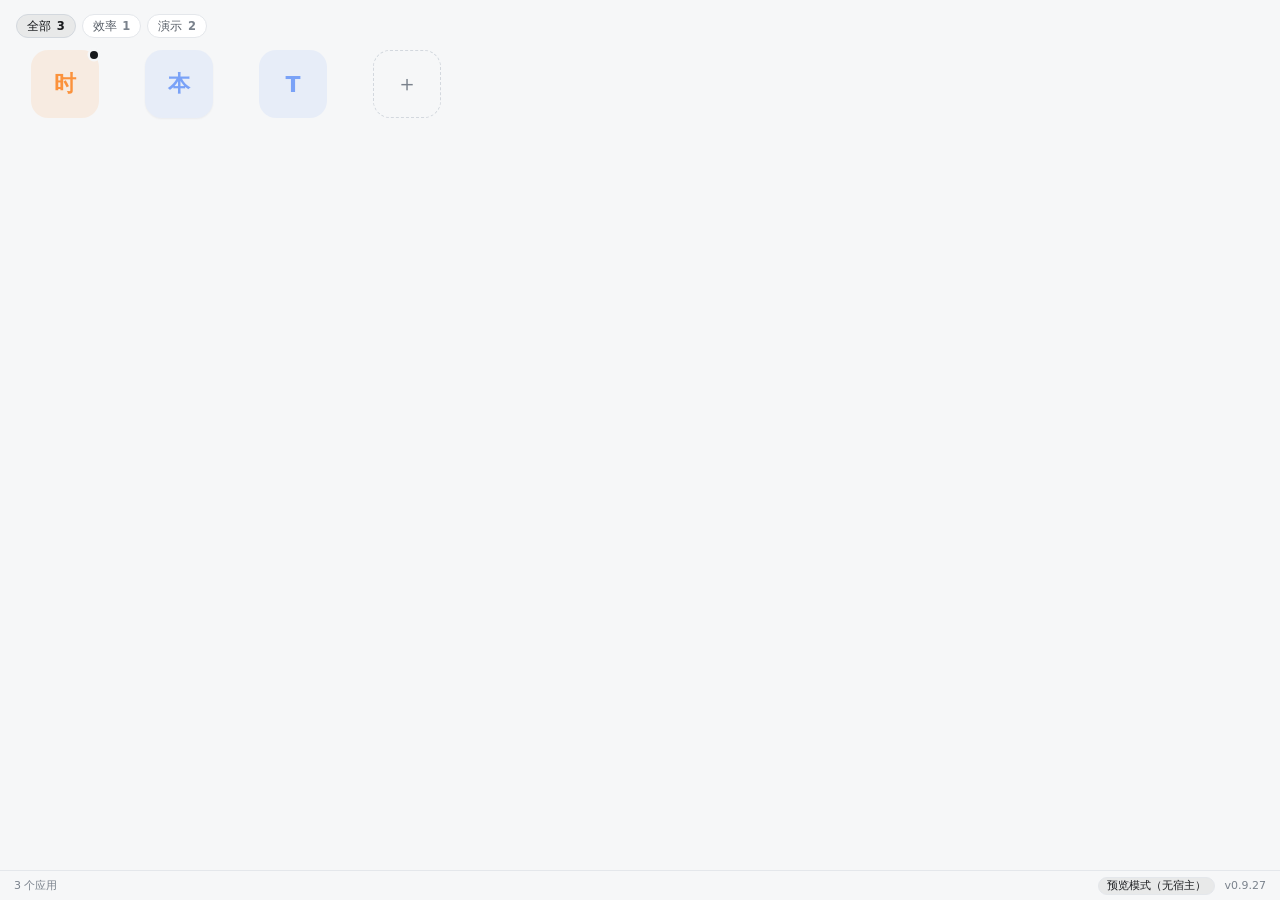
<file: ui/index.html>
<!doctype html>
<html lang="zh-CN">
<head>
<meta charset="utf-8">
<meta name="viewport" content="width=device-width,initial-scale=1">
<title>页坞 PageDock</title>
<script>
/* 首帧主题：宿主（C#）已把「设置 + 系统主题」算好，在 document 创建时就把结果注入
   window.__pdTheme；这里直接用，不再去问 prefers-color-scheme。
   WebView2 的色彩偏好是异步生效且会被上次运行记住的，首帧问到的可能是旧值，
   浅色系统上就会先闪一帧深色。无宿主（直接用浏览器打开）时才回落到媒体查询。*/
(function () {
  try {
    var t = window.__pdTheme ||
      (window.matchMedia('(prefers-color-scheme: light)').matches ? 'light' : 'dark');
    document.documentElement.setAttribute('data-theme', t);
  } catch (e) { }
})();
</script>
<link rel="stylesheet" href="app.css">
</head>
<body>

<main id="main">
  <div id="chips" class="chips hidden"></div>
  <section id="grid" class="grid"></section>

  <section id="empty" class="empty hidden">
    <div class="empty-inner">
      <svg width="88" height="88" viewBox="0 0 24 24" fill="none" aria-hidden="true">
        <rect x="2.5" y="2.5" width="19" height="19" rx="6" stroke="#2A2E36" stroke-width="1.2"/>
        <rect x="6.4" y="13.4" width="5" height="4.4" rx="1.4" stroke="#3A3F49" stroke-width="1.2" stroke-dasharray="2 2"/>
        <rect x="12.6" y="13.4" width="5" height="4.4" rx="1.4" stroke="#3A3F49" stroke-width="1.2" stroke-dasharray="2 2"/>
        <rect x="9.5" y="6.4" width="5" height="4.4" rx="1.4" fill="#2DD4BF" opacity=".85"/>
      </svg>
      <h2>页坞还是空的</h2>
      <p>添加一个网址、HTML 文件或文件夹，<br>把它们停进同一个码头。</p>
      <button class="btn primary" id="empty-add">＋ 添加第一个应用</button>
    </div>
  </section>
</main>

<footer class="footer">
  <span id="stat-left" class="dim"></span>
  <span class="right">
    <span id="mockchip" class="chip hidden">预览模式（无宿主）</span>
    <span class="dim" id="ver">v0.9.27</span>
  </span>
</footer>

<div id="cardtip" class="cardtip"></div>
<div id="modal-root"></div>
<div id="toasts"></div>

<script src="app.js"></script>
</body>
</html>
</file>
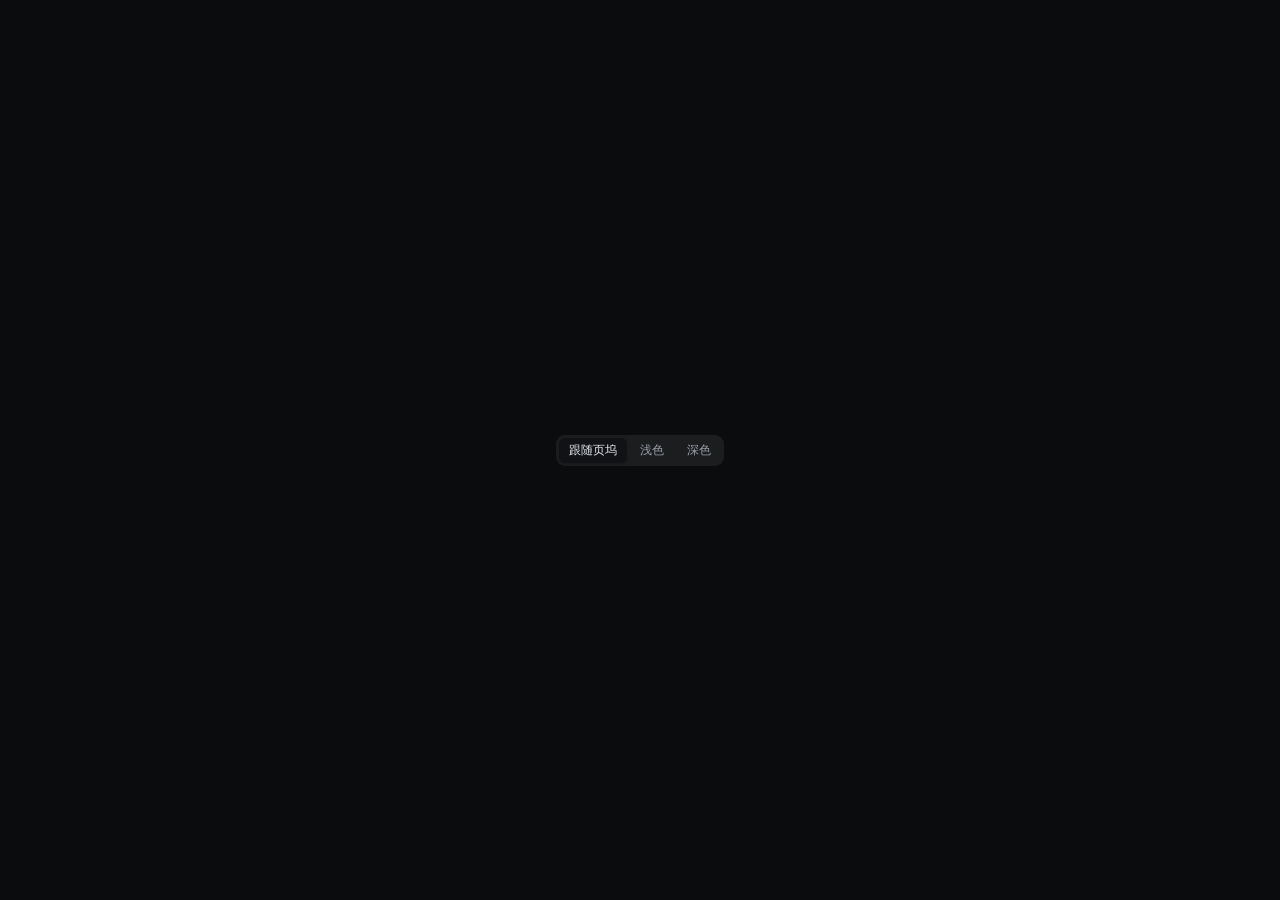
<file: docs/pagedock-web-ui-template.html>
<!doctype html>
<!-- 页坞 PageDock 内置网页程序起步骨架：复制本文件到 samples/你的工具.html，替换内容区即可。
     已内置：双主题变量、首帧主题脚本、字体、开关/分段控件配方、主题握手与 localStorage 命名。 -->
<html lang="zh-CN">
<head>
<meta charset="utf-8">
<meta name="viewport" content="width=device-width,initial-scale=1">
<title>工具名</title>
<script>
/* 首帧主题：优先用宿主注入的 window.__pdTheme，避免浅色系统先闪一帧深色 */
(function(){try{var t=window.__pdTheme||(matchMedia('(prefers-color-scheme: light)').matches?'light':'dark');document.documentElement.setAttribute('data-theme',t);}catch(e){}})();
</script>
<style>
:root{color-scheme:light dark;
  --bg:#0B0C0E; --panel:#101216; --card:#131519; --card-hover:#171A1F;
  --text:#E7EAEE; --text-2:#9AA1AB; --text-3:#6B7280;
  --border:#23262D; --border-strong:#2E323B;
  --accent:#D7DCE2; --accent-dim:rgba(255,255,255,.09); --accent-ink:#0B0C0E;
  --danger:#F87171; --danger-bg:rgba(248,113,113,.12);
  --brand:#2DD4BF; /* 品牌青：选中/焦点/点亮 */
  --soft:rgba(255,255,255,.07);
  --shadow-md:0 8px 24px rgba(0,0,0,.35); --shadow-lg:0 24px 64px rgba(0,0,0,.55);
  --sans:"Microsoft YaHei UI","Microsoft YaHei",system-ui,sans-serif;
}
html[data-theme="light"]{color-scheme:light;
  --bg:#F6F7F8; --panel:#FFFFFF; --card:#FFFFFF; --card-hover:#F1F3F5;
  --text:#17191C; --text-2:#565D66; --text-3:#7A828C;
  --border:#E4E7EB; --border-strong:#D3D8DE;
  --accent:#17191C; --accent-dim:rgba(0,0,0,.06); --accent-ink:#FFFFFF;
  --danger:#DC2626; --danger-bg:rgba(220,38,38,.08);
  --brand:#0B8074; --soft:rgba(0,0,0,.05);
  --shadow-md:0 4px 16px rgba(16,24,40,.09); --shadow-lg:0 24px 64px rgba(16,24,40,.18);
}
*{box-sizing:border-box;margin:0;padding:0}
html,body{height:100%}
body{display:flex;flex-direction:column;overflow:hidden;background:var(--bg);color:var(--text);
  font-family:var(--sans);font-size:13px;-webkit-font-smoothing:antialiased;
  transition:background-color .18s ease,color .18s ease}
::selection{background:var(--accent-dim)}

/* 内容区（替换成你的功能） */
main{flex:1;display:flex;align-items:center;justify-content:center;padding:16px}

/* 常用组件：按钮 */
.btn{height:30px;padding:0 13px;border-radius:9px;border:1px solid var(--border);background:var(--panel);
  color:var(--text);font-size:12.5px;cursor:pointer;transition:background .14s,border-color .14s,color .14s}
.btn:hover{background:var(--card-hover);border-color:var(--border-strong)}
.btn.primary{background:var(--accent);border-color:transparent;color:var(--accent-ink);font-weight:600}
.btn:focus-visible{outline:2px solid var(--text-3);outline-offset:1px}

/* 分段控件 */
.seg{display:inline-flex;background:var(--soft);border-radius:9px;padding:3px;gap:3px}
.seg button{border:none;background:transparent;color:var(--text-2);font-size:12px;font-family:inherit;
  padding:4px 10px;border-radius:6px;cursor:pointer;transition:background .14s,color .14s}
.seg button:hover{color:var(--text)}
.seg button.on{background:var(--panel);color:var(--text);box-shadow:0 1px 3px rgba(0,0,0,.18)}

/* 开关 */
.sw{position:relative;display:inline-block;width:34px;height:19px;flex:none}
.sw input{position:absolute;opacity:0;width:0;height:0}
.sw i{position:absolute;inset:0;border-radius:999px;background:var(--border);transition:background .15s}
.sw i::after{content:"";position:absolute;top:2px;left:2px;width:15px;height:15px;border-radius:50%;
  background:var(--panel);box-shadow:0 1px 2px rgba(0,0,0,.3);transition:transform .15s}
.sw input:checked + i{background:var(--brand)}
.sw input:checked + i::after{transform:translateX(15px)}

@media (forced-colors: active){ .btn,.seg,.sw i{border:1px solid CanvasText} }
</style>
</head>
<body>

<main id="content">
  <!-- TODO: 你的界面 -->
  <div class="seg" id="seg-theme">
    <button data-v="auto">跟随页坞</button><button data-v="light">浅色</button><button data-v="dark">深色</button>
  </div>
</main>

<script>
/* 配置：DEFAULTS + localStorage 合并，键按工具名隔离 */
var KEY = 'pagedock-<tool>-settings';
var DEFAULTS = { theme: 'auto' };
var cfg = DEFAULTS;
try { var raw = localStorage.getItem(KEY); if (raw) cfg = Object.assign({}, DEFAULTS, JSON.parse(raw)); } catch (e) {}
function saveCfg(){ try { localStorage.setItem(KEY, JSON.stringify(cfg)); } catch (e) {} }

/* 主题：跟随=移除 data-theme（交媒体查询/宿主）；手动=固定 */
function applyTheme(){
  if (cfg.theme === 'auto') document.documentElement.removeAttribute('data-theme');
  else document.documentElement.setAttribute('data-theme', cfg.theme);
}
applyTheme();

/* 分段控件通用接线 */
function wireSeg(id, get, set){
  var seg = document.getElementById(id); if (!seg) return;
  function paint(){ seg.querySelectorAll('button').forEach(function(b){ b.classList.toggle('on', b.dataset.v === String(get())); }); }
  seg.addEventListener('click', function(e){ var b = e.target.closest('button'); if (!b) return; set(b.dataset.v); saveCfg(); paint(); });
  paint();
}
wireSeg('seg-theme', function(){ return cfg.theme; }, function(v){ cfg.theme = v; applyTheme(); });
</script>
</body>
</html>
</file>
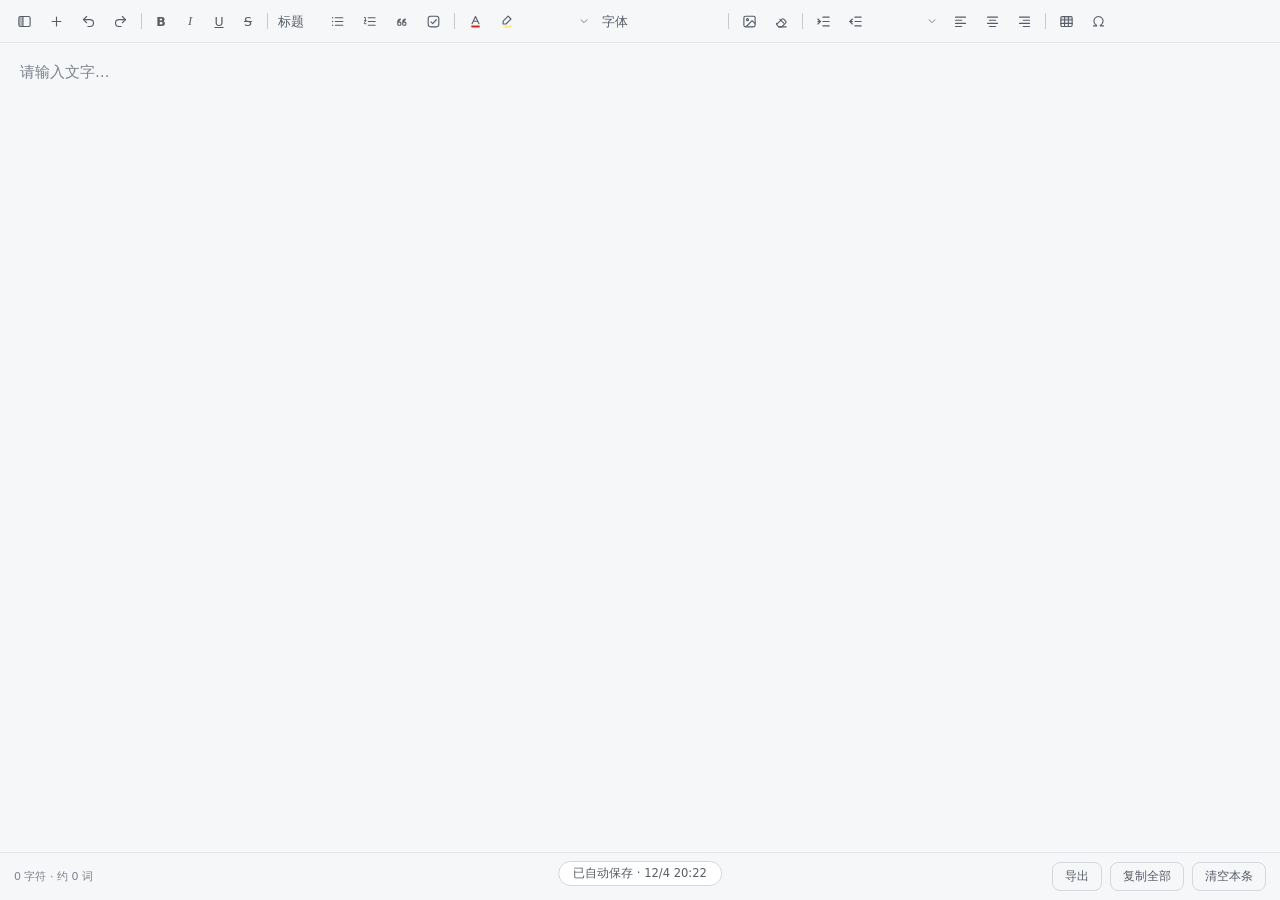
<file: samples/便签.html>
<!doctype html>
<html lang="zh-CN">
<head>
<meta charset="utf-8">
<title>便签</title>
<meta name="app-version" content="0.9.27">
<meta name="viewport" content="width=device-width,initial-scale=1">
<script>try{var t=window.__pdTheme||(matchMedia('(prefers-color-scheme: light)').matches?'light':'dark');document.documentElement.setAttribute('data-theme',t)}catch(e){}</script>
<style>
:root{color-scheme:light dark;
  --bg:#0B0C0E; --panel:#101216; --text:#E7EAEE; --muted:#9AA1AB; --dim:#6B7280;
  --line:#1E2126; --border:#23262D; --border-strong:#2E323B;
  --soft:rgba(255,255,255,.07); --ink:#E7EAEE; --danger:#F87171; --danger-bg:rgba(248,113,113,.12);
  --selbg:rgba(51,144,255,.45)}
@media (prefers-color-scheme: light){
  :root{--bg:#F6F7F8; --panel:#FFFFFF; --text:#17191C; --muted:#565D66; --dim:#7A828C;
    --line:#E4E7EB; --border:#D3D8DE; --border-strong:#C4CBD3;
    --soft:rgba(0,0,0,.05); --ink:#17191C; --danger:#DC2626; --danger-bg:rgba(220,38,38,.08);
    --selbg:rgba(51,144,255,.32)}
}
html[data-theme="light"]{--bg:#F6F7F8;--panel:#FFFFFF;--text:#17191C;--muted:#565D66;--dim:#7A828C;
  --line:#E4E7EB;--border:#D3D8DE;--border-strong:#C4CBD3;
  --soft:rgba(0,0,0,.05);--ink:#17191C;--danger:#DC2626;--danger-bg:rgba(220,38,38,.08);
  --selbg:rgba(51,144,255,.32)}
html[data-theme="dark"]{--bg:#0B0C0E;--panel:#101216;--text:#E7EAEE;--muted:#9AA1AB;--dim:#6B7280;
  --line:#1E2126;--border:#23262D;--border-strong:#2E323B;
  --soft:rgba(255,255,255,.07);--ink:#E7EAEE;--danger:#F87171;--danger-bg:rgba(248,113,113,.12);
  --selbg:rgba(51,144,255,.45)}
html,body{height:100%;margin:0;transition:background .2s,color .2s}
body{display:flex;flex-direction:column;background:var(--bg);color:var(--text);
  font-family:"Microsoft YaHei UI","Microsoft YaHei",system-ui,sans-serif}

/* ---- 工具栏（始终单行，溢出用滚轮左右滑） ---- */
#barwrap{position:relative;flex:none}
#bar{display:flex;align-items:center;gap:3px;flex-wrap:nowrap;
  padding:8px 10px;border-bottom:1px solid var(--line);
  overflow-x:auto;overflow-y:hidden;scrollbar-width:none;overscroll-behavior-x:contain}
#bar::-webkit-scrollbar{height:0;width:0}
#bar>*{flex:none} /* 溢出时横向滚动，不挤压控件 */
#bar .tb{
  min-width:26px;height:26px;padding:0 7px;border:none;border-radius:7px;cursor:pointer;
  background:transparent;color:var(--muted);font-size:12.5px;font-family:inherit;
  display:inline-flex;align-items:center;justify-content:center;transition:background .12s,color .12s;
  user-select:none;
}
#bar .tb:hover{background:var(--soft);color:var(--text)}
#bar .tb b{font-weight:700}
#bar .tb i{font-style:italic;font-family:Georgia,serif}
#bar .tb s{text-decoration:line-through}
#bar .tb u{text-decoration:underline}
#bar .tb svg{display:block}
#bar .tb.on{background:var(--soft);color:var(--text)}
#bar select.tb{appearance:none;-webkit-appearance:none;padding:0 4px;outline:none;cursor:pointer}
#bar select.tb option{background:var(--panel);color:var(--text)}
#bar input[type=color].tb{width:24px;height:22px;padding:1px 2px;background:transparent;
  border:1px solid var(--border);border-radius:6px;cursor:pointer}
#bar input[type=color].tb:hover{border-color:var(--border-strong)}
.colbtn{position:relative}
.colbtn svg{display:block}
.colbtn input[type=color]{position:absolute;left:0;top:0;width:100%;height:100%;opacity:0;border:none;padding:0;margin:0;cursor:pointer}
.lhwrap{position:relative;display:inline-flex;align-items:center;flex:none}
#lh-input,#fs-input{-webkit-appearance:none;-moz-appearance:textfield;appearance:none;padding-right:18px}
#lh-input::-webkit-inner-spin-button,#lh-input::-webkit-outer-spin-button,
#fs-input::-webkit-inner-spin-button,#fs-input::-webkit-outer-spin-button{-webkit-appearance:none;margin:0}
.lh-arrow{position:absolute;right:3px;width:16px;height:16px;padding:0;border:none;background:transparent;color:var(--dim);cursor:pointer;display:flex;align-items:center;justify-content:center}
#bar .sp{width:1px;height:16px;background:var(--border-strong);margin:0 3px;flex:none}
#st{position:fixed;left:50%;bottom:14px;transform:translateX(-50%);font-size:11.5px;color:var(--muted);
  font-variant-numeric:tabular-nums;white-space:nowrap;background:var(--panel);border:1px solid var(--border);
  border-radius:999px;padding:4px 14px;opacity:0;transition:opacity .35s;pointer-events:none;z-index:90}
#st.show{opacity:1}

/* ---- 编辑区 ---- */
#ed{flex:1;overflow:auto;outline:none;caret-color:var(--ink);
  font-size:14.5px;line-height:1.9;padding:16px 20px;word-break:break-word}
#ed:empty::before{content:attr(data-ph);color:var(--dim);pointer-events:none}
#ed h1{font-size:1.5em;margin:.6em 0 .3em}
#ed h2{font-size:1.28em;margin:.6em 0 .3em}
#ed h3{font-size:1.12em;margin:.6em 0 .3em}
#ed p{margin:.25em 0}
#ed ul,#ed ol{padding-left:1.5em;margin:.35em 0}
#ed blockquote{margin:.5em 0;padding:2px 12px;border-left:3px solid var(--border-strong);
  color:var(--muted);background:var(--soft);border-radius:0 6px 6px 0}
/* 待办勾选框：随内容一起保存，点击在 方/勾 间切换。
   结构性方案：方框绝对定位脱离行盒，块用 padding-left 让文字走正常文本流，
   光标高度与普通文字一致，输入文字必然与方框同一行、垂直居中 */
#ed .todo{position:relative;padding-left:1.6em;min-height:1.9em}
#ed .todo > .ckbox{position:absolute;left:.05em;top:.4em;margin:0}
#ed .ckbox{display:inline-block;position:relative;width:.95em;height:.95em;
  border:.11em solid var(--border-strong);border-radius:.28em;margin-right:.5em;
  vertical-align:baseline;cursor:pointer;user-select:none;transition:background .12s,border-color .12s}
#ed .ckbox:hover{border-color:var(--ink)}
#ed .ckbox.on{background:var(--ink);border-color:var(--ink)}
#ed .ckbox.on::after{content:"";position:absolute;left:.27em;top:.06em;width:.26em;height:.52em;
  border:solid var(--bg);border-width:0 .13em .13em 0;transform:rotate(40deg)}
/* 完成态：整块划线置灰（方框是原子内联盒不受划线影响），再点取消即恢复 */
#ed .todo-done{color:var(--dim);text-decoration:line-through}
#ed div[style*="margin"]{background:transparent}
#ed td.cell-sel{background:rgba(124,142,170,.26)}
@media (prefers-color-scheme: light){#ed td.cell-sel{background:rgba(70,95,140,.18)}}
.selhl{position:fixed;background:var(--selbg);border-radius:1px}
/* 原生选区只保留行为不画颜色：高亮统一由自绘遮罩绘制（聚焦/失焦同一种画法，杜绝切换跳动） */
#ed::selection{background:transparent}
.tipbox{position:fixed;z-index:220;pointer-events:none;display:none;width:max-content;max-width:320px;
  background:var(--panel);color:var(--text);border:1px solid var(--border);border-radius:9px;
  padding:5px 10px;font-size:12px;line-height:1.55;text-align:center;
  box-shadow:0 10px 26px rgba(0,0,0,.28)}
.selhl{position:fixed;background:var(--selbg);border-radius:1px}
#ed img{max-width:100%;border-radius:10px;margin:4px 0}
#ed table{border-collapse:collapse;margin:.5em 0}
#ed td,#ed th{border:1px solid var(--border-strong);padding:4px 10px;min-width:44px}
#ed th{font-weight:600;text-align:left}
/* 重复标题行：首行带 .tbl-head 标记（淡底色+加粗），长表/打印时表头逐页跟随 */
#ed tr.tbl-head td,#ed tr.tbl-head th{background:rgba(124,142,170,.13);font-weight:600}
@media (prefers-color-scheme: light){#ed tr.tbl-head td,#ed tr.tbl-head th{background:rgba(70,95,140,.09)}}
/* 框选高亮优先于标题行底色，保证选中态可见 */
#ed tr.tbl-head td.cell-sel,#ed tr.tbl-head th.cell-sel{background:rgba(124,142,170,.26)}
@media (prefers-color-scheme: light){#ed tr.tbl-head td.cell-sel,#ed tr.tbl-head th.cell-sel{background:rgba(70,95,140,.18)}}
@media print{#ed thead{display:table-header-group}#ed tr.tbl-head td,#ed tr.tbl-head th{background:transparent}}

footer{padding:9px 14px;border-top:1px solid var(--line);display:flex;gap:8px;
  justify-content:space-between;align-items:center}
#count{font-size:11px;color:var(--dim);font-variant-numeric:tabular-nums}
#ops{display:flex;gap:8px}
button.act{background:transparent;border:1px solid var(--border);color:var(--muted);border-radius:8px;
  padding:5px 12px;font-size:12px;cursor:pointer;font-family:inherit;transition:color .15s,border-color .15s}
button.act:hover{color:var(--text);border-color:var(--border-strong)}

/* ---- 侧边栏（笔记库） ---- */
#side{position:fixed;left:0;top:0;bottom:0;width:262px;z-index:60;
  background:var(--panel);border-right:1px solid var(--border);box-shadow:14px 0 40px rgba(0,0,0,.25);
  transform:translateX(-108%);visibility:hidden;transition:transform .22s ease, visibility .22s;
  display:flex;flex-direction:column}
body.side-open #side{transform:none;visibility:visible}
/* ---- 小组件模式：平时只有编辑区，工具/统计“按需出现” ---- */
body.widget #bar{display:none}
body.widget #tblgrp{display:none}
body.widget #barmore{display:none}
body.widget #st{display:none}
body.widget > footer{display:none}          /* 导出/复制/清空收进工具面板，不再挤在底部 */
/* 笔记库：小窗里参考手机应用小窗——底部弹层（约七成高、圆角顶边），正文保留在背后仅变暗；
   点弹层外（含暗背板）/ ✕ / Esc 均可关闭，不再整窗遮挡正文 */
body.widget #side{left:0;right:0;top:auto;bottom:0;width:auto;height:min(72%,440px);
  border-right:none;border-top:1px solid var(--border);border-radius:14px 14px 0 0;
  box-shadow:0 -14px 40px rgba(0,0,0,.32);transform:translateY(108%);z-index:88}
body.widget.side-open #side{transform:none}
body.widget .side-back{position:fixed;inset:0;z-index:87;background:rgba(0,0,0,.34);
  opacity:0;pointer-events:none;transition:opacity .22s ease}
body.widget.side-open .side-back{opacity:1;pointer-events:auto}
body.widget #side .head{padding:10px}
body.widget #side .head{display:flex;gap:8px;align-items:center}
body.widget #side .head #q{flex:1 1 auto;min-width:0;width:auto}
body.widget #side .head .sclose{flex:none;width:26px;height:26px;border:none;border-radius:7px;
  background:transparent;color:var(--muted);cursor:pointer;font-size:13px;font-family:inherit}
body.widget #side .head .sclose:hover{background:var(--soft);color:var(--text)}
body.widget.side-open #wbtn{display:none}
body.widget #ed{padding:14px 16px 20px;font-size:14px;line-height:1.85}
/* 悬浮入口：平时不可见，鼠标进窗才淡入半透明；指到按钮/键盘聚焦才全亮 */
body.widget #wbtn{display:flex;left:12px;right:auto;
  opacity:0;pointer-events:none;transition:opacity .18s ease,transform .12s ease}
body.widget:hover #wbtn{opacity:.5;pointer-events:auto}
body.widget #wbtn:hover,body.widget #wbtn:focus-visible{opacity:1}
body.widget #wbtn:focus-visible{outline:2px solid var(--dim);outline-offset:2px}
/* 编辑时出现的极简工具条（B / I / 列表 / 更多），失焦后自动收起 */
#wmini{display:none}
#wmini .tb{min-width:26px;height:28px;padding:0 8px;border:none;border-radius:7px;cursor:pointer;
  background:transparent;color:var(--muted);font-size:12.5px;font-family:inherit;
  display:inline-flex;align-items:center;justify-content:center;transition:background .12s,color .12s;user-select:none}
#wmini .tb:hover{background:var(--soft);color:var(--text)}
#wmini .tb svg{display:block}
body.widget #wmini{display:inline-flex;position:fixed;left:auto;right:8px;top:6px;z-index:84;gap:2px;
  padding:4px 6px;border-radius:10px;border:1px solid var(--border);background:var(--panel);
  box-shadow:0 8px 22px rgba(0,0,0,.18);opacity:0;transform:translateY(-8px);pointer-events:none;
  transition:opacity .15s ease,transform .15s ease}
body.widget.editing #wmini{opacity:1;transform:none;pointer-events:auto}
body.widget.pop-open #wmini{opacity:0;pointer-events:none}  /* 完整面板打开时让位 */
body.widget.pop-open #wbtn{opacity:0;pointer-events:none}   /* 面板自带的“收起”代替悬浮入口 */
body.widget #bar .wclose{margin-left:auto;color:var(--dim)}
body.widget.side-open #wmini{opacity:0;pointer-events:none} /* 笔记库打开时让位 */
/* 完整工具面板：整窗宽浮层（窄窗也能用），分组换行、内部可滚动 */
body.widget #bar.pop{display:flex;position:fixed;left:8px;right:8px;top:8px;width:auto;max-width:none;
  max-height:calc(100% - 16px);overflow-y:auto;overflow-x:hidden;flex-wrap:wrap;gap:4px;padding:8px;
  border:1px solid var(--border);border-radius:12px;background:var(--panel);
  box-shadow:0 14px 36px rgba(0,0,0,.26);z-index:86;scrollbar-width:thin}
body.widget #bar.pop::-webkit-scrollbar{width:8px;height:0}
body.widget #bar.pop .sp{display:none} /* 窄窗里分隔线会打乱换行，改用间距分组 */
/* 小组件只留高频格式；字号/字体/行距/缩进/对齐/表格/符号/取色回主窗口用 */
body.widget #bar #sel-head,body.widget #bar #sel-font,body.widget #bar .lhwrap,
body.widget #bar #btn-indent,body.widget #bar #btn-outdent,
body.widget #bar #btn-fg,body.widget #bar #btn-hl,
body.widget #bar [data-cmd="justifyLeft"],body.widget #bar [data-cmd="justifyCenter"],
body.widget #bar [data-cmd="justifyRight"],
body.widget #bar #btn-table,body.widget #bar #btn-sym{display:none}
/* 面板底部：字符统计一行、三个操作一行（窄窗不横向溢出） */
body.widget #bar .wfoot{display:flex;flex-basis:100%;align-items:center;flex-wrap:wrap;gap:6px;
  padding:8px 0 0;border-top:1px solid var(--line);margin-top:2px}
body.widget #bar .wfoot #count{order:1;flex:1 0 100%;font-size:11px;color:var(--dim);white-space:nowrap}
body.widget #bar .wfoot #ops{order:2;display:flex;gap:6px;flex:1 1 100%;min-width:0}
body.widget #bar .wfoot .act{flex:1 1 0;min-width:0;padding:7px 6px;font-size:11.5px;white-space:nowrap;
  overflow:hidden;text-overflow:ellipsis}
@media (forced-colors: active){
  body.widget #wbtn,body.widget #wmini,body.widget #bar.pop{border:1px solid CanvasText}
}
#wbtn{display:none;position:fixed;right:12px;bottom:12px;width:34px;height:34px;border-radius:50%;
  background:var(--panel);border:1px solid var(--border);color:var(--muted);z-index:86;
  align-items:center;justify-content:center;cursor:pointer;box-shadow:0 4px 14px rgba(0,0,0,.18)}
#wbtn:active{transform:scale(.94)}
#side .head{padding:12px 12px 8px}
#q{width:100%;height:30px;background:var(--bg);border:1px solid var(--border);border-radius:8px;
  color:var(--text);padding:0 10px;font-size:12.5px;outline:none;font-family:inherit;box-sizing:border-box}
#q:focus{border-color:var(--border-strong)}
#list{flex:1;overflow:auto;padding:4px 8px 8px}
.note-item{position:relative;padding:8px 28px 8px 10px;border-radius:9px;cursor:pointer}
.note-item:hover{background:var(--soft)}
.note-item.on{background:var(--soft)}
.note-item .nt{font-size:12.5px;font-weight:600;color:var(--text);
  white-space:nowrap;overflow:hidden;text-overflow:ellipsis}
.note-item .nm{font-size:11px;color:var(--dim);margin-top:2px;font-variant-numeric:tabular-nums}
.note-item .del{position:absolute;right:6px;top:50%;transform:translateY(-50%);
  width:20px;height:20px;border:none;border-radius:6px;background:transparent;color:var(--dim);
  cursor:pointer;display:none;align-items:center;justify-content:center;font-size:12px;font-family:inherit}
.note-item:hover .del{display:flex}
.note-item .del:hover{color:var(--danger);background:var(--danger-bg)}
#side .foot{padding:10px;border-top:1px solid var(--line)}
#new{width:100%;height:32px;border:1px solid var(--border);border-radius:8px;background:transparent;
  color:var(--muted);font-size:12.5px;cursor:pointer;font-family:inherit;transition:color .15s,border-color .15s}
#new:hover{color:var(--text);border-color:var(--border-strong)}
.side-empty{padding:18px 12px;font-size:12px;color:var(--dim);text-align:center}

/* ---- 裁剪弹层 ---- */
.crop-ov{position:fixed;inset:0;z-index:95;background:rgba(5,6,8,.6);
  display:flex;align-items:center;justify-content:center}
.crop-box{background:var(--bg);border:1px solid var(--border-strong);border-radius:12px;
  padding:12px;box-shadow:0 24px 64px rgba(0,0,0,.45);max-width:92vw}
.crop-head{display:flex;align-items:center;justify-content:space-between;margin-bottom:10px;
  font-size:13px;font-weight:600}
.crop-head button{border:none;background:transparent;color:var(--muted);cursor:pointer;
  width:24px;height:24px;border-radius:6px;font-size:13px;font-family:inherit}
.crop-head button:hover{color:var(--text);background:var(--soft)}
#crop-cv{display:block;max-width:76vw;max-height:56vh;cursor:crosshair;border-radius:8px}
.crop-foot{display:flex;align-items:center;justify-content:flex-end;gap:8px;margin-top:10px}
.crop-foot .hint{flex:1;margin:0}
.crop-foot button.act.primary{border-color:var(--border-strong);color:var(--text)}
.crop-foot button.act.primary:hover{background:var(--soft)}
/* 裁剪比例选择 */
.crop-ratio{display:flex;flex-wrap:wrap;gap:5px;margin-top:10px}
.crop-ratio button{border:1px solid var(--border);background:transparent;color:var(--muted);
  border-radius:6px;padding:3px 9px;font-size:11.5px;cursor:pointer;font-family:inherit}
.crop-ratio button:hover{color:var(--text);border-color:var(--border-strong)}
.crop-ratio button.on{color:var(--text);border-color:var(--border-strong);background:var(--soft)}

/* 图片选中缩放层（Word 式 8 向手柄 + 裁剪入口），浮于编辑区之上、不入正文 HTML */
.imgsel{position:fixed;z-index:70;pointer-events:none;outline:1.5px solid var(--border-strong);border-radius:10px}
.imgsel .imh{position:absolute;width:11px;height:11px;background:var(--panel);
  border:1.5px solid var(--border-strong);border-radius:2px;pointer-events:auto;box-shadow:0 1px 3px rgba(0,0,0,.25)}
.imgsel .imh[data-h="nw"]{left:-6px;top:-6px;cursor:nwse-resize}
.imgsel .imh[data-h="n"]{left:calc(50% - 5.5px);top:-6px;cursor:ns-resize}
.imgsel .imh[data-h="ne"]{right:-6px;top:-6px;cursor:nesw-resize}
.imgsel .imh[data-h="e"]{right:-6px;top:calc(50% - 5.5px);cursor:ew-resize}
.imgsel .imh[data-h="se"]{right:-6px;bottom:-6px;cursor:nwse-resize}
.imgsel .imh[data-h="s"]{left:calc(50% - 5.5px);bottom:-6px;cursor:ns-resize}
.imgsel .imh[data-h="sw"]{left:-6px;bottom:-6px;cursor:nesw-resize}
.imgsel .imh[data-h="w"]{left:-6px;top:calc(50% - 5.5px);cursor:ew-resize}
.imgsel .imcrop{position:absolute;left:50%;transform:translateX(-50%);top:-28px;
  pointer-events:auto;border:1px solid var(--border-strong);background:var(--panel);color:var(--muted);
  border-radius:6px;padding:2px 10px;font-size:11.5px;cursor:pointer;font-family:inherit;white-space:nowrap}
.imgsel .imcrop:hover{color:var(--text)}

/* 表格线型可视化按钮 */
.ltbtn{width:26px;height:22px;display:inline-flex;align-items:center;justify-content:center;
  background:var(--bg);border:1px solid var(--border);border-radius:6px;cursor:pointer;
  color:var(--text);font-size:12px;padding:0}
.ltbtn:hover{border-color:var(--border-strong)}
.ltbtn i{display:block;width:16px}

/* 表格按钮组：接在主工具栏同一行末尾，跟随表格上下文显隐 */
#tblgrp{display:flex;align-items:center;gap:1px;flex:none;padding-left:1px}
#tblgrp.hidden{display:none}
#tblgrp .tbl-label{font-size:11px;color:var(--dim);margin:0 4px 0 1px;letter-spacing:.02em;flex:none}
#tblgrp .tb{width:26px;height:26px;flex:none;padding:0}
#tblgrp .tb svg{display:block}
#tblgrp .tb .caret{width:9px;height:9px;margin-left:-2px;opacity:.65}
#tblgrp .tb[data-dd]{width:32px}
#tblgrp .sp{width:1px;height:16px;background:var(--border-strong);margin:0 4px;flex:none}
#tblgrp .colbtn{position:relative;overflow:hidden}
#tblgrp .colbtn input[type=color]{position:absolute;left:0;top:0;width:100%;height:100%;opacity:0;border:none;padding:0;margin:0;cursor:pointer}
#tblgrp .colbtn::after{content:'';position:absolute;left:6px;right:6px;bottom:4px;height:3px;border-radius:2px;
  background:var(--tb-swatch,#FDE68A);pointer-events:none}
/* 右端溢出提示箭头：右侧还有工具时出现，滚到最右自动消失 */
#barmore{position:absolute;right:0;top:0;bottom:1px;width:34px;border:none;padding:0;margin:0;
  display:flex;align-items:center;justify-content:flex-end;cursor:pointer;z-index:5;
  background:linear-gradient(90deg,rgba(0,0,0,0),var(--bg) 58%);color:var(--muted)}
#barmore:hover{color:var(--text)}
#barmore svg{display:block;margin-right:6px}
#barmore.hidden{display:none}

/* 工具条下拉浮层：挂到 body，避免被工具条横向滚动裁切 */
.pdpop{position:fixed;z-index:120;background:var(--bg);border:1px solid var(--border);border-radius:12px;
  padding:10px;box-shadow:0 16px 44px rgba(0,0,0,.28);min-width:168px;max-height:72vh;overflow:auto;
  scrollbar-width:thin;scrollbar-color:var(--border-strong) transparent}
.pdpop::-webkit-scrollbar{width:6px}
.pdpop::-webkit-scrollbar-track{background:transparent;margin:6px 0}
.pdpop::-webkit-scrollbar-thumb{background:var(--border-strong);border-radius:999px}
.pdpop .prow{display:flex;align-items:center;gap:6px;flex-wrap:wrap}
.pdpop .prow + .prow{margin-top:8px}
.pdpop .lbl{font-size:11.5px;color:var(--dim)}
.pdpop button{height:26px;padding:0 9px;border:1px solid var(--border);border-radius:7px;background:var(--bg);
  color:var(--text);font-size:12px;font-family:inherit;cursor:pointer;display:inline-flex;align-items:center;justify-content:center;gap:5px}
.pdpop button:hover{border-color:var(--border-strong);background:var(--soft)}
.pdpop button.on{border-color:var(--border-strong);background:var(--soft);font-weight:600}
.pdpop button.danger:hover{color:var(--danger);border-color:var(--danger)}
.pdpop .pitem{display:flex;width:100%;justify-content:flex-start;border:none;height:30px;padding:0 8px;border-radius:7px}
.pdpop .pitem:hover{background:var(--soft)}
.pdpop .pitem.danger:hover{background:var(--danger-bg);color:var(--danger)}

/* 符号面板：紧贴内容的 8 列网格，消除右侧空白 */
.export-menu.sympop{width:auto;min-width:0;max-height:248px;overflow:auto;padding:7px;display:grid;
  grid-template-columns:repeat(8,26px);grid-auto-rows:26px;gap:2px;justify-content:start;justify-items:center;
  scrollbar-gutter:stable both-edges}
.export-menu.sympop::-webkit-scrollbar{width:6px}
.export-menu.sympop::-webkit-scrollbar-track{background:transparent;margin:6px 0}
.export-menu.sympop::-webkit-scrollbar-thumb{background:var(--border-strong);border-radius:999px;
  border:1px solid transparent;background-clip:content-box}
.export-menu.sympop button{width:26px;height:26px;padding:0;border:none;background:transparent;color:var(--text);
  border-radius:6px;font-size:15px;line-height:1;cursor:pointer;font-family:inherit;
  display:flex;align-items:center;justify-content:center}
.export-menu.sympop button:hover{background:var(--soft)}
.export-menu.sympop button[data-sym]{color:#000}
@media (prefers-color-scheme: light){.export-menu.sympop button[data-sym]{color:#000}}

/* 右键表格面板：只保留合并拆分等不常用项，细圆角滚动条、左右留白对称 */
.tmenu{width:272px;padding:4px 0;flex-direction:column;scrollbar-gutter:stable both-edges}
.export-menu.tmenu::-webkit-scrollbar{width:6px}
.export-menu.tmenu::-webkit-scrollbar-track{background:transparent;margin:6px 0}
.export-menu.tmenu::-webkit-scrollbar-thumb{background:var(--border-strong);border-radius:999px;
  border:1px solid transparent;background-clip:content-box}
.export-menu.tmenu button{width:auto;display:inline-flex;align-items:center;justify-content:center;border:1px solid var(--border);
  background:var(--bg);color:var(--text);border-radius:6px;cursor:pointer;font-family:inherit;font-size:12px;padding:0 8px;height:26px}
.export-menu.tmenu button:hover{border-color:var(--border-strong);background:var(--soft)}
.export-menu.tmenu button.on{border-color:var(--border-strong);background:var(--soft);color:var(--text);font-weight:600}
.export-menu.tmenu .danger:hover{color:var(--danger);border-color:var(--danger)}
.tm-sec{padding:8px 12px;border-top:1px solid var(--line)}
.tm-sec:first-child{border-top:none}
.tm-h{font-size:11px;color:var(--dim);margin-bottom:7px;letter-spacing:.02em}
.tm-row{display:flex;flex-wrap:wrap;align-items:center;gap:5px}
.tm-row .lbl{font-size:12px;color:var(--text-2)}
.tm-grid{display:grid;grid-template-columns:repeat(3,1fr);gap:4px;width:112px}
.alg{height:30px;padding:5px;flex-direction:column;gap:3px}
.alg i{display:block;height:2px;width:70%;background:var(--muted);border-radius:1px}
.alg[data-v=top]{justify-content:flex-start}
.alg[data-v=mid]{justify-content:center}
.alg[data-v=bot]{justify-content:flex-end}
.alg[data-h=left]{align-items:flex-start}
.alg[data-h=center]{align-items:center}
.alg[data-h=right]{align-items:flex-end}
.alg.on i{background:var(--text)}

/* 导出格式菜单 */
.export-menu{position:fixed;z-index:96;min-width:150px;background:var(--bg);
  border-radius:12px;padding:6px;box-shadow:var(--shadow,0 18px 50px rgba(0,0,0,.3))}
.export-menu::-webkit-scrollbar{width:8px;height:8px}
.export-menu::-webkit-scrollbar-track{background:transparent;margin:6px 0}
.export-menu::-webkit-scrollbar-thumb{background:var(--border-strong);border-radius:999px;
  border:2px solid transparent;background-clip:content-box}
.export-menu button{display:block;width:100%;border:none;background:transparent;color:var(--text);
  font-size:12.5px;padding:8px 12px;border-radius:7px;cursor:pointer;text-align:left;font-family:inherit}
.export-menu button:hover{background:var(--soft)}

/* ---- 取色面板（原生取色浮层没有"确定"，点外面就丢；统一换成带 确定/取消 的面板）---- */
.colpop{position:fixed;z-index:120;width:248px;display:flex;flex-direction:column;gap:9px;
  background:var(--panel);border:1px solid var(--border-strong);border-radius:12px;padding:10px;
  box-shadow:0 18px 50px rgba(0,0,0,.30)}
.colpop .cp-grid{display:grid;grid-template-columns:repeat(8,1fr);gap:4px}
.colpop .cp-sw{height:20px;border-radius:5px;border:1px solid var(--border);cursor:pointer;padding:0}
.colpop .cp-sw:hover{border-color:var(--border-strong)}
.colpop .cp-sw.on{outline:2px solid var(--text);outline-offset:1px}
.colpop .cp-row{display:flex;align-items:center;gap:6px;font-size:12px;color:var(--muted)}
.colpop .cp-prev{width:26px;height:26px;border-radius:7px;border:1px solid var(--border-strong);flex:none}
.colpop .cp-hex{width:78px;height:26px;background:var(--bg);border:1px solid var(--border);border-radius:7px;
  color:var(--text);outline:none;font-family:inherit;font-size:12px;padding:0 6px;text-transform:uppercase}
.colpop .cp-hex:focus{border-color:var(--border-strong)}
.colpop .cp-native{position:absolute;width:0;height:0;opacity:0;border:none;padding:0;margin:0;pointer-events:none}
.colpop .cp-foot{display:flex;gap:6px;justify-content:flex-end}
.colpop .cp-foot button{height:26px;padding:0 12px;font-size:12px;border-radius:8px;cursor:pointer;
  border:1px solid var(--border);background:transparent;color:var(--text);font-family:inherit}
.colpop .cp-foot button:hover{border-color:var(--border-strong);background:var(--soft)}
.colpop .cp-ok{background:var(--ink)!important;color:var(--bg)!important;border-color:transparent!important;font-weight:600}
.colpop .cp-more{margin-left:auto}
</style>
</head>
<body>

<aside id="side">
  <div class="head"><input id="q" type="text" placeholder="搜索便签…" spellcheck="false"></div>
  <div id="list"></div>
  <div class="foot"><button id="new">＋ 新建便签</button></div>
</aside>

<div id="barwrap">
<div id="bar" role="toolbar" aria-label="编辑工具">
  <button class="tb" id="btn-side" data-icon="library" title="笔记库（新建 / 切换 / 搜索）"></button>
  <button class="tb" id="btn-new" data-icon="plus" title="新建便签"></button>
  <button class="tb" data-cmd="undo" data-icon="undo" title="撤回 (Ctrl+Z)"></button>
  <button class="tb" data-cmd="redo" data-icon="redo" title="重做 (Ctrl+Y)"></button>
  <span class="sp"></span>
  <button class="tb" data-cmd="bold" title="加粗 (Ctrl+B)"><b>B</b></button>
  <button class="tb" data-cmd="italic" title="斜体 (Ctrl+I)"><i>I</i></button>
  <button class="tb" data-cmd="underline" title="下划线 (Ctrl+U)"><u>U</u></button>
  <button class="tb" data-cmd="strikeThrough" title="删除线"><s>S</s></button>
  <span class="sp"></span>
  <select class="tb" id="sel-head" title="标题样式">
    <option value="P">标题</option>
    <option value="H1">标题 1</option>
    <option value="H2">标题 2</option>
    <option value="H3">标题 3</option>
  </select>
  <button class="tb" data-cmd="insertUnorderedList" data-icon="ul" title="无序列表"></button>
  <button class="tb" data-cmd="insertOrderedList" data-icon="ol" title="有序列表"></button>
  <button class="tb" id="btn-quote" data-icon="quote" title="引用"></button>
  <button class="tb" id="btn-todo" data-icon="todo" title="待办（方框勾选）"></button>
  <span class="sp"></span>
  <button class="tb colbtn" id="btn-fg" title="字体颜色">
    <svg width="15" height="15" viewBox="0 0 24 24" fill="none" stroke="currentColor" stroke-width="1.8" stroke-linecap="round" stroke-linejoin="round">
      <path d="M6.5 15.5L12 4l5.5 11.5M8.7 11.5h6.6"/>
      <rect class="bar" x="5" y="18.5" width="14" height="3" rx="1.5" fill="#DC2626" stroke="none"/>
    </svg>
    <input type="color" id="col-fg" value="#DC2626">
  </button>
  <button class="tb colbtn" id="btn-hl" title="高亮背景">
    <svg width="15" height="15" viewBox="0 0 24 24" fill="none" stroke="currentColor" stroke-width="1.8" stroke-linecap="round" stroke-linejoin="round">
      <path d="M13 3.5l4.5 4.5-8 8H5v-4.5z"/>
      <rect class="bar" x="5" y="18.5" width="14" height="3" rx="1.5" fill="#FDE68A" stroke="none"/>
    </svg>
    <input type="color" id="col-hl" value="#FDE68A">
  </button>
  <span class="lhwrap">
    <input class="tb" id="fs-input" type="number" step="1" min="6" max="120" title="字号（直接输入，回车生效；点箭头选预设）" style="width:56px">
    <button class="lh-arrow" id="fs-arrow" tabindex="-1" title="字号预设">
      <svg width="10" height="10" viewBox="0 0 24 24" fill="none" stroke="currentColor" stroke-width="2.4" stroke-linecap="round" stroke-linejoin="round"><path d="M5 9l7 7 7-7"/></svg>
    </button>
  </span>
  <select class="tb" id="sel-font" title="字体">
    <option value="" hidden>字体</option>
    <option value="Microsoft YaHei UI">雅黑</option>
    <option value="SimSun">宋体</option>
    <option value="KaiTi">楷体</option>
    <option value="SimHei">黑体</option>
    <option value="FangSong">仿宋</option>
    <option value="LiSu">隶书</option>
    <option value="YouYuan">幼圆</option>
    <option value="DengXian">等线</option>
    <option value="STXingkai">华文行楷</option>
    <option value="Consolas">Consolas</option>
    <option value="Arial">Arial</option>
    <option value="Georgia">Georgia</option>
    <option value="Times New Roman">Times New Roman</option>
    <option value="Courier New">Courier New</option>
  </select>
  <span class="sp"></span>
  <button class="tb" id="btn-img" data-icon="image" title="插入图片（也可直接粘贴/拖入；单击选中后可拖拽边角缩放，双击可裁剪）"></button>
  <button class="tb" id="btn-clearfmt" data-icon="eraser" title="清除所选格式"></button>
  <span class="sp"></span>
  <button class="tb" id="btn-indent" data-icon="indent" title="增加缩进"></button>
  <button class="tb" id="btn-outdent" data-icon="outdent" title="减少缩进"></button>
  <span class="lhwrap">
    <input class="tb" id="lh-input" type="number" step="0.1" min="1" max="4" title="行距（点箭头选预设，或直接输入）" style="width:56px">
    <button class="lh-arrow" id="lh-arrow" tabindex="-1" title="行距预设">
      <svg width="10" height="10" viewBox="0 0 24 24" fill="none" stroke="currentColor" stroke-width="2.4" stroke-linecap="round" stroke-linejoin="round"><path d="M5 9l7 7 7-7"/></svg>
    </button>
  </span>
  <button class="tb" data-cmd="justifyLeft" data-icon="alignL" title="居左"></button>
  <button class="tb" data-cmd="justifyCenter" data-icon="alignC" title="居中"></button>
  <button class="tb" data-cmd="justifyRight" data-icon="alignR" title="居右"></button>
  <span class="sp"></span>
  <button class="tb" id="btn-table" data-icon="table" title="插入表格（可选行列）"></button>
  <button class="tb" id="btn-sym" data-icon="omega" title="Ω 插入常用符号"></button>
  <span id="st">已自动保存</span>
  <span id="tblgrp" class="hidden" role="group" aria-label="表格工具">
  <span class="sp"></span>
  <span class="tbl-label">表格</span>
  <button class="tb" data-tcmd="rowup" data-ico="rowup" title="在上方插入行"></button>
  <button class="tb" data-tcmd="rowdn" data-ico="rowdn" title="在下方插入行"></button>
  <button class="tb" data-tcmd="coll" data-ico="coll" title="在左侧插入列"></button>
  <button class="tb" data-tcmd="colr" data-ico="colr" title="在右侧插入列"></button>
  <span class="sp"></span>
  <button class="tb" data-dd="delete" data-ico="trash" title="删除行 / 列 / 表格"></button>
  <button class="tb" data-dd="align" data-ico="align" title="单元格对齐（九宫格）"></button>
  <button class="tb colbtn" id="btn-tbg" data-ico="shade" title="单元格底纹">
    <input type="color" id="col-tbg" value="#FDE68A">
  </button>
  <button class="tb" data-dd="border" data-ico="border" title="边框：套用 / 线宽 / 线型 / 颜色"></button>
  <span class="sp"></span>
  <button class="tb" data-dd="size" data-ico="size" title="行高 / 列宽 / 单元格边距"></button>
  <button class="tb" data-dd="fit" data-ico="fit" title="自动调整（固定列宽 / 根据内容 / 根据窗口）"></button>
  <button class="tb" data-dd="textdir" data-ico="textdir" title="文字方向：横向 / 竖向"></button>
  <button class="tb" data-tcmd="head" data-ico="header" title="重复标题行（长表与打印时表头跟随）"></button>
  <button class="tb" data-dd="sort" data-ico="sort" title="按当前列排序"></button>
  </span>
</div>
<button id="barmore" class="hidden" type="button" title="右侧还有更多工具（鼠标滚轮可左右滑动）" aria-label="右侧还有更多工具"></button>
</div>
<div id="wmini" role="toolbar" aria-label="快捷编辑">
  <button class="tb" id="wmini-lib" data-icon="library" title="笔记库" aria-label="笔记库"></button>
  <button class="tb" id="wmini-b" title="加粗" aria-label="加粗"><b>B</b></button>
  <button class="tb" id="wmini-i" title="斜体" aria-label="斜体"><i>I</i></button>
  <button class="tb" id="wmini-ul" data-icon="ul" title="无序列表" aria-label="无序列表"></button>
  <button class="tb" id="wmini-more" title="更多工具" aria-label="更多工具">⋯</button>
</div>
<div id="wbtn" title="工具">
  <svg width="16" height="16" viewBox="0 0 24 24" fill="none" stroke="currentColor" stroke-width="1.8" stroke-linecap="round" stroke-linejoin="round">
    <path d="M4 7h16M4 12h16M4 17h16"/>
    <circle cx="9" cy="7" r="1.6" fill="currentColor" stroke="none"/>
    <circle cx="15" cy="12" r="1.6" fill="currentColor" stroke="none"/>
    <circle cx="7" cy="17" r="1.6" fill="currentColor" stroke="none"/>
  </svg>
</div>

<div id="ed" contenteditable="true" spellcheck="false"
     data-ph="请输入文字…"></div>

<footer>
  <span id="count"></span>
  <div id="ops">
    <button class="act" id="btn-export">导出</button>
    <button class="act" id="copy">复制全部</button>
    <button class="act" id="clear">清空本条</button>
  </div>
</footer>

<input type="file" id="imgfile" accept="image/*" hidden>

<script>
var ed = document.getElementById('ed'), st = document.getElementById('st'),
    count = document.getElementById('count'),
    listEl = document.getElementById('list'), qEl = document.getElementById('q');
function setStatus(t){ st.textContent = t; st.classList.add('show'); clearTimeout(st._t); st._t = setTimeout(function(){ st.classList.remove('show'); }, 1600); }

/* 统一风格确认框（替代原生 confirm） */
function askConfirm(msg, cb){
  var ov = document.createElement('div');
  ov.style.cssText = 'position:fixed;left:0;top:0;right:0;bottom:0;z-index:300;background:rgba(0,0,0,.4)';
  var m = document.createElement('div');
  m.className = 'export-menu';
  m.style.cssText = 'position:fixed;left:50%;top:42%;transform:translate(-50%,-50%);min-width:230px;max-width:330px;padding:16px 18px;border-radius:14px;gap:0;z-index:301';
  m.innerHTML = '<div class="cf-msg" style="font-size:13px;color:var(--text);line-height:1.7;margin-bottom:16px"></div>' +
    '<div style="display:flex;gap:8px;justify-content:flex-end">' +
    '<button class="act" data-no style="border:1px solid var(--border)">取消</button>' +
    '<button class="act" data-yes style="background:#B4443C;color:#fff;border-color:transparent">确定</button></div>';
  m.querySelector('.cf-msg').textContent = msg;
  document.body.appendChild(ov);
  document.body.appendChild(m);
  function done(yes){ ov.remove(); m.remove(); document.removeEventListener('keydown', esc, true); if (yes) cb(); }
  function esc(e){ if (e.key === 'Escape') { e.stopPropagation(); done(false); } }
  m.querySelector('[data-no]').onclick = function(){ done(false); };
  m.querySelector('[data-yes]').onclick = function(){ done(true); };
  ov.addEventListener('pointerdown', function(){ done(false); });
  m.addEventListener('pointerdown', function(e){ e.stopPropagation(); });
  document.addEventListener('keydown', esc, true);
  m.querySelector('[data-yes]').focus();
}
var KEY = 'pagedock-notes-v2';
var KEY_RICH = 'pagedock-note-rich';   // 旧版单便签（富文本）
var KEY_PLAIN = 'pagedock-note';       // 更早的纯文本

function uid(){ return Date.now().toString(36) + Math.random().toString(36).slice(2, 6); }
function esc(s){ return s.replace(/&/g,'&amp;').replace(/</g,'&lt;').replace(/>/g,'&gt;'); }
function toast(msg){
  var t = document.createElement('div');
  t.textContent = msg;
  t.style.cssText = 'position:fixed;bottom:52px;left:50%;transform:translateX(-50%);z-index:99;' +
    'background:var(--panel);border:1px solid var(--border-strong);color:var(--text);font-size:12px;' +
    'padding:8px 14px;border-radius:9px;box-shadow:0 8px 24px rgba(0,0,0,.25);pointer-events:none;';
  document.body.appendChild(t);
  setTimeout(function(){ t.style.opacity = '0'; t.style.transition = 'opacity .3s'; }, 1500);
  setTimeout(function(){ t.remove(); }, 1900);
}

/* ---- 数据载入与迁移 ---- */
var db = null, curId = null;
(function load(){
  try {
    var raw = localStorage.getItem(KEY);
    if (raw) { db = JSON.parse(raw); }
  } catch (e) { db = null; }
  if (!db || !Array.isArray(db.items)) db = { v: 1, items: [] };
  if (!db.items.length) {
    var rich = localStorage.getItem(KEY_RICH);
    var plain = !rich ? localStorage.getItem(KEY_PLAIN) : null;
    var html = '';
    if (rich) html = rich;
    else if (plain) html = plain.split(/\r?\n/).map(function(l){ return '<p>' + (esc(l) || '<br>') + '</p>'; }).join('');
    var now = Date.now();
    db.items.push({ id: uid(), html: html, createdAt: now, updatedAt: now });
    saveAll();
  }
  curId = db.items[0].id;
})();

function saveAll(){
  try { localStorage.setItem(KEY, JSON.stringify(db)); return true; }
  catch (e) { setStatus('保存失败：内容过大（图片太多？）'); return false; }
}
function cur(){ for (var i = 0; i < db.items.length; i++) if (db.items[i].id === curId) return db.items[i]; return db.items[0]; }
function noteTitle(n){
  var d = document.createElement('div'); d.innerHTML = n.html || '';
  // 游离 div 的 innerText 退化成 textContent（块间无换行），故直接走 DOM：
  // 1) 若设了显式标题（h1/h2/h3），只显示该标题本身，不往后拼接正文
  var t = '';
  var h = d.querySelector('h1,h2,h3');
  if (h) t = (h.textContent || '').replace(/\u00a0/g, ' ').trim();
  // 2) 没设标题则取第一段非空块级内容（按段落切，不跨段堆叠）
  if (!t) {
    var kids = d.children;
    for (var i = 0; i < kids.length; i++) {
      var s = (kids[i].textContent || '').replace(/\u00a0/g, ' ').trim();
      if (s) { t = s; break; }
    }
  }
  // 3) 兜底：整段文本的首行
  if (!t) t = (d.textContent || '').replace(/\u00a0/g, ' ').split(/\r?\n/).map(function(x){ return x.trim(); }).filter(Boolean)[0] || '';
  return t.length > 20 ? t.slice(0, 20) + '…' : (t || '新便签');
}
function fmtTime(ts){
  var d = new Date(ts), pad = function(x){ return (x < 10 ? '0' : '') + x; };
  return (d.getMonth() + 1) + '/' + d.getDate() + ' ' + pad(d.getHours()) + ':' + pad(d.getMinutes());
}

/* ---- 侧边栏（笔记库） ---- */
function renderList(){
  var q = (qEl.value || '').trim().toLowerCase();
  var items = db.items.slice().sort(function(a, b){ return b.updatedAt - a.updatedAt; });
  var html = '';
  items.forEach(function(n){
    var title = noteTitle(n), text = '';
    var d = document.createElement('div'); d.innerHTML = n.html || '';
    text = (d.innerText || '').toLowerCase();
    if (q && (title + ' ' + text).toLowerCase().indexOf(q) < 0) return;
    html += '<div class="note-item' + (n.id === curId ? ' on' : '') + '" data-id="' + n.id + '">' +
      '<div class="nt">' + esc(title) + '</div>' +
      '<div class="nm">' + fmtTime(n.updatedAt) + ' · ' + ((d.innerText || '').replace(/\s/g, '').length) + ' 字</div>' +
      '<button class="del" title="删除">✕</button></div>';
  });
  listEl.innerHTML = html || '<div class="side-empty">没有匹配的便签</div>';
}
listEl.addEventListener('click', function(e){
  var del = e.target.closest('.del');
  var item = e.target.closest('.note-item');
  if (!item) return;
  var id = item.dataset.id;
  if (del) { delNote(id); return; }
  if (id !== curId) switchNote(id);
  toggleSide(false);
});
function toggleSide(open){
  var on = typeof open === 'boolean' ? open : !document.body.classList.contains('side-open');
  document.body.classList.toggle('side-open', on);
  if (on) { renderList(); qEl.focus(); }
}
document.getElementById('btn-side').onclick = function(){ toggleSide(); };
/* 点侧边栏以外自动关闭（捕获阶段；点库按钮本身交给 click 切换） */
document.addEventListener('pointerdown', function(e){
  if (!document.body.classList.contains('side-open')) return;
  var t = e.target;
  if (t.closest && (t.closest('#side') || t.closest('#btn-side'))) return;
  toggleSide(false);
}, true);
qEl.addEventListener('input', renderList);
document.getElementById('new').onclick = function(){
  newNote();
};
function newNote(){
  saveNow();
  var now = Date.now();
  var n = { id: uid(), html: '', createdAt: now, updatedAt: now };
  db.items.push(n);
  curId = n.id;
  loadCur();
  renderList();
  toggleSide(false);
  ed.focus();
  toast('已新建便签');
}
document.getElementById('btn-new').addEventListener('mousedown', function(e){ e.preventDefault(); });
document.getElementById('btn-new').addEventListener('click', function(){ newNote(); });
function delNote(id){
  var n = null;
  for (var i = 0; i < db.items.length; i++) if (db.items[i].id === id) n = db.items[i];
  if (!n) return;
  if (db.items.length === 1) {
    askConfirm('这是唯一的便签，清空它的内容？', function(){
      n.html = ''; n.updatedAt = Date.now();
      if (curId === id) loadCur();
      saveAll(); renderList();
    });
    return;
  }
  askConfirm('删除「' + noteTitle(n) + '」？不可恢复。', function(){
    db.items = db.items.filter(function(x){ return x.id !== id; });
    if (curId === id) {
      var next = db.items.slice().sort(function(a, b){ return b.updatedAt - a.updatedAt; })[0];
      curId = next.id;
      loadCur();
    }
    saveAll(); renderList();
  });
}
function switchNote(id){
  saveNow();
  curId = id;
  loadCur();
  renderList();
}

/* ---- 编辑器 ---- */
function refreshCount(){
  var v = ed.innerText.replace(/\u00a0/g, ' ');
  var chars = v.replace(/\s/g, '').length;
  var words = (v.match(/[\u4e00-\u9fff]|[a-zA-Z0-9]+/g) || []).length;
  count.textContent = chars + ' 字符 · 约 ' + words + ' 词';
}
function markSaved(){
  var n = cur();
  setStatus('已自动保存 · ' + fmtTime(n ? n.updatedAt : Date.now()));
}
function loadCur(){
  var n = cur();
  ed.innerHTML = n.html || '';
  // 旧数据迁移：历史便签里已有方框的块补上 todo 布局类，空块补 <br> 撑行
  ed.querySelectorAll('.ckbox').forEach(function(box){
    var blk = findTodoBlock(box);
    if (blk) {
      blk.classList.add('todo');
      if (!blk.textContent.trim() && !blk.querySelector('br')) blk.appendChild(document.createElement('br'));
    }
  });
  refreshCount();
  markSaved();
}
function saveNow(){
  var n = cur();
  if (!n) return;
  var html = ed.innerHTML;
  if (html.indexOf('cell-sel') >= 0) {
    var box = document.createElement('div');
    box.innerHTML = html;
    box.querySelectorAll('.cell-sel').forEach(function(c){ c.classList.remove('cell-sel'); });
    html = box.innerHTML;
  }
  if (n.html === html) return;
  n.html = html;
  n.updatedAt = Date.now();
  if (saveAll()) markSaved();
  renderList();
}
var timer = null;
ed.addEventListener('input', function(){
  setStatus('正在输入…');
  refreshCount();
  clearTimeout(timer);
  timer = setTimeout(saveNow, 400);
});
loadCur();

try { document.execCommand('styleWithCSS', false, false); } catch (e) { }
try { document.execCommand('enableObjectResizing', false, true); } catch (e) { }

/* 保存编辑器内选区：点颜色/字号/字体控件后恢复，避免选区丢失导致无法应用 */
var savedRange = null;
document.addEventListener('selectionchange', function(){
  var s = getSelection();
  if (s.rangeCount && ed.contains(s.anchorNode)) savedRange = s.getRangeAt(0).cloneRange();
  updateIndicators();
  updateSelHl();
});
function restoreRange(){
  ed.focus();
  if (savedRange) {
    var s = getSelection();
    s.removeAllRanges();
    s.addRange(savedRange);
  } else ensureCaret();
}

function ensureCaret(){
  ed.focus();
  var sel = getSelection();
  if (!sel.rangeCount || !ed.contains(sel.anchorNode)) {
    var r = document.createRange();
    r.selectNodeContents(ed);
    r.collapse(false); // 光标不在便签内时落到末尾，保证工具栏任何操作都有落点
    sel.removeAllRanges();
    sel.addRange(r);
  }
}
/* 选区高亮只保留一个绘制者：原生选区已设为透明，聚焦/失焦一律用本遮罩绘制，
   任何焦点切换前后渲染完全一致——这就是此前“点工具栏就跳动”的根治。
   矩形按“行”合并：中英文/字号/行距混排时 getClientRects 会按字形碎片返回多条，
   垂直重叠超过小者 45% 视为同一行；每行取最高碎片的高度统一，再按该行行盒补齐 */
var selHl = document.createElement('div');
selHl.style.cssText = 'position:fixed;z-index:50;pointer-events:none;display:none';
document.body.appendChild(selHl);
function updateSelHl(){
  var r = (savedRange && !savedRange.collapsed && ed.contains(savedRange.commonAncestorContainer)) ? savedRange : null;
  if (!r) { selHl.style.display = 'none'; return; }
  var rects = r.getClientRects(), lines = [];
  for (var i = 0; i < rects.length; i++) {
    var q = rects[i];
    if (q.width < 1 || q.height < 1) continue;
    var L = lines[lines.length - 1];
    if (L) {
      var ov = Math.min(L.bottom, q.bottom) - Math.max(L.top, q.top);
      var mh = Math.min(L.bottom - L.top, q.bottom - q.top);
      if (ov > mh * 0.45) {
        if (q.top < L.top) L.top = q.top;
        if (q.bottom > L.bottom) L.bottom = q.bottom;
        if (q.left < L.left) L.left = q.left;
        if (q.right > L.right) L.right = q.right;
        if (q.height > L.h) { L.h = q.height; L.px = q.left + Math.min(2, q.width / 2); L.my = q.top + q.height / 2; }
        continue;
      }
    }
    lines.push({ top: q.top, bottom: q.bottom, left: q.left, right: q.right,
      h: q.height, px: q.left + Math.min(2, q.width / 2), my: q.top + q.height / 2 });
  }
  var html = '';
  for (var j = 0; j < lines.length; j++) {
    var b = lines[j], h = b.bottom - b.top, w = b.right - b.left;
    if (w < 1 || h < 1) continue;
    var probe = document.elementFromPoint(b.px, b.my);
    if (probe && probe !== selHl && ed.contains(probe)) {
      var cs2 = getComputedStyle(probe);
      var fs2 = parseFloat(cs2.fontSize), lh2 = parseFloat(cs2.lineHeight);
      if (isFinite(fs2) && isFinite(lh2) && lh2 > h) { b.top -= (lh2 - h) / 2; h = lh2; }
    }
    html += '<i class="selhl" style="left:' + b.left + 'px;top:' + b.top + 'px;width:' + w + 'px;height:' + h + 'px"></i>';
  }
  if (!html) { selHl.style.display = 'none'; return; }
  selHl.innerHTML = html;
  selHl.style.display = 'block';
}
window.addEventListener('scroll', updateSelHl, true);
window.addEventListener('resize', updateSelHl);
ed.addEventListener('input', updateSelHl);

/* 自绘工具提示：悬停 [title] 时转为 data-tip 并弹圆角提示框，替代系统原生 title 弹窗 */
var tipBox = document.createElement('div');
tipBox.className = 'tipbox';
document.body.appendChild(tipBox);
var tipTimer = null, tipEl = null;
function hideTipNow(){ clearTimeout(tipTimer); tipTimer = null; tipEl = null; tipBox.style.display = 'none'; }
document.addEventListener('mouseover', function(e){
  var t = e.target && e.target.closest ? e.target.closest('[title],[data-tip]') : null;
  if (!t || t === tipEl) return;
  if (t.hasAttribute('title')) { t.setAttribute('data-tip', t.getAttribute('title')); t.removeAttribute('title'); }
  hideTipNow();
  tipEl = t;
  tipTimer = setTimeout(function(){
    tipBox.textContent = t.getAttribute('data-tip') || '';
    if (!tipBox.textContent) return;
    tipBox.style.display = 'block';
    var rc = t.getBoundingClientRect();
    var left = Math.max(6, Math.min(rc.left + rc.width / 2 - tipBox.offsetWidth / 2, window.innerWidth - tipBox.offsetWidth - 6));
    var top = rc.bottom + 6;
    if (top + tipBox.offsetHeight > window.innerHeight - 6) top = rc.top - tipBox.offsetHeight - 6;
    tipBox.style.left = left + 'px';
    tipBox.style.top = top + 'px';
  }, 400);
});
document.addEventListener('mouseout', function(e){
  if (tipEl && (!e.relatedTarget || !tipEl.contains(e.relatedTarget))) hideTipNow();
});
document.addEventListener('mousedown', hideTipNow, true);
window.addEventListener('blur', hideTipNow);
function cmd(name, val){
  ensureCaret();
  document.execCommand(name, false, val || null);
  ed.dispatchEvent(new Event('input'));
}

/* 工具栏图形图标 */
var ICONS = {
  library: '<rect x="3" y="4" width="18" height="16" rx="2.5"/><path d="M9.5 4v16"/><path d="M3.5 4.6h5.6v14.8H3.5z" fill="currentColor" stroke="none" opacity=".4"/>',
  h1: '<path d="M6 4v16M18 4v16M6 12h12"/>',
  ul: '<path d="M8.5 6h12M8.5 12h12M8.5 18h12"/><circle cx="4.2" cy="6" r="1.1" fill="currentColor" stroke="none"/><circle cx="4.2" cy="12" r="1.1" fill="currentColor" stroke="none"/><circle cx="4.2" cy="18" r="1.1" fill="currentColor" stroke="none"/>',
  ol: '<path d="M10 6h11M10 12h11M10 18h11"/><path d="M4 5.5h1.5v4M4 10.5h2.5M6.5 15.5H4.2c-.9 0-1.2-.9-.6-1.5.8-.8 2-1.4 2-2.4 0-.8-.9-1.3-1.7-.8" stroke-width="1.5"/>',
  quote: '<path d="M10 8c-2.5.5-4 2.2-4 5v3.5c0 .8.7 1.5 1.5 1.5h2c.8 0 1.5-.7 1.5-1.5v-2c0-.8-.7-1.5-1.5-1.5H7c0-2 1.2-3.3 3-3.8z"/><path d="M18 8c-2.5.5-4 2.2-4 5v3.5c0 .8.7 1.5 1.5 1.5h2c.8 0 1.5-.7 1.5-1.5v-2c0-.8-.7-1.5-1.5-1.5H15c0-2 1.2-3.3 3-3.8z"/>',
  todo: '<rect x="3.5" y="3.5" width="17" height="17" rx="4"/><path d="M8 12.5l2.8 2.8L16.5 9.2"/>',
  plus: '<path d="M12 5v14M5 12h14"/>',
  image: '<rect x="3" y="3.5" width="18" height="17" rx="2.5"/><circle cx="8.8" cy="9" r="1.6"/><path d="M21 15.5l-4.8-4.8L7 20"/>',
  undo: '<path d="M9 14 4 9l5-5"/><path d="M4 9h10.5a5.5 5.5 0 0 1 5.5 5.5v0a5.5 5.5 0 0 1-5.5 5.5H11"/>',
  redo: '<path d="M15 14l5-5-5-5"/><path d="M20 9H9.5A5.5 5.5 0 0 0 4 14.5v0A5.5 5.5 0 0 0 9.5 20H13"/>',
  eraser: '<path d="M7.5 20.5h12"/><path d="M4.3 16.7l8.4-8.4a2 2 0 0 1 2.8 0l3.2 3.2a2 2 0 0 1 0 2.8l-6.2 6.2H7.7l-3.4-3.4a1.5 1.5 0 0 1 0-2.1z"/><path d="M9.5 8.5l6 6"/>',
  indent: '<path d="M11 5h10M11 12h10M11 19h10"/><path d="M3 8l4 4-4 4"/><path d="M3 12h4"/>',
  outdent: '<path d="M11 5h10M11 12h10M11 19h10"/><path d="M7 8l-4 4 4 4"/><path d="M3 12h4"/>',
  alignL: '<path d="M4 5h16M4 10h10M4 15h16M4 20h10"/>',
  alignC: '<path d="M4 5h16M7 10h10M4 15h16M7 20h10"/>',
  alignR: '<path d="M4 5h16M10 10h10M4 15h16M10 20h10"/>',
  table: '<rect x="3" y="4" width="18" height="16" rx="2"/><path d="M3 9.5h18M3 15h18M9 4v16M15 4v16"/><path d="M3.6 4.6h16.8v4.4H3.6z" fill="currentColor" stroke="none" opacity=".28"/>',
  omega: '<path d="M4 19h5v-1a7.35 7.35 0 1 1 6 0v1h5"/>'
};
document.querySelectorAll('#bar [data-icon], #wmini [data-icon]').forEach(function(b){
  b.innerHTML = '<svg width="15" height="15" viewBox="0 0 24 24" fill="none" stroke="currentColor" stroke-width="1.8" ' +
    'stroke-linecap="round" stroke-linejoin="round" aria-hidden="true">' + ICONS[b.dataset.icon] + '</svg>';
});

/* 表格工具条图标：16px 线性圆头描边，统一风格（参考 Lucide 的几何风格） */
var TICONS = {
  rowup: '<rect x="2.5" y="8.5" width="11" height="5" rx="1.2"/><path d="M8 6.2V2.4M5.9 4.5L8 2.3l2.1 2.2"/>',
  rowdn: '<rect x="2.5" y="2.5" width="11" height="5" rx="1.2"/><path d="M8 9.8v3.8M5.9 11.5L8 13.7l2.1-2.2"/>',
  coll: '<rect x="8.5" y="2.5" width="5" height="11" rx="1.2"/><path d="M6.2 8H2.4M4.5 5.9L2.3 8l2.2 2.1"/>',
  colr: '<rect x="2.5" y="2.5" width="5" height="11" rx="1.2"/><path d="M9.8 8h3.8M11.5 5.9L13.7 8l-2.2 2.1"/>',
  trash: '<path d="M2.6 4.5h10.8"/><path d="M6 4.5V3.3c0-.4.3-.7.7-.7h2.6c.4 0 .7.3.7.7v1.2"/><path d="M4 4.5l.6 8.1c.1.8.7 1.4 1.5 1.4h3.8c.8 0 1.4-.6 1.5-1.4l.6-8.1"/><path d="M6.7 7.2v3.6M9.3 7.2v3.6"/>',
  align: '<path d="M2.5 3.8h11M4.8 8h6.4M2.5 12.2h11"/>',
  shade: '<path d="M7 2.4l5.4 5.4-3.9 3.9a1.4 1.4 0 0 1-2 0L3.1 8.3a1.4 1.4 0 0 1 0-2z"/><path d="M5.4 4.6l1.6-1.6"/><path d="M13.2 10.5c.6.9.9 1.5.9 2a.9.9 0 0 1-1.8 0c0-.5.3-1.1.9-2z" fill="currentColor" stroke="none"/>',
  border: '<rect x="2.5" y="2.5" width="11" height="11" rx="1.2"/><path d="M8 2.5v11M2.5 8h11" opacity=".4"/>',
  size: '<rect x="2.2" y="5.4" width="11.6" height="5.2" rx="1"/><path d="M5.2 5.4v2.2M8 5.4v3.4M10.8 5.4v2.2"/>',
  fit: '<path d="M2.5 6V2.5H6M10 2.5h3.5V6M13.5 10v3.5H10M6 13.5H2.5V10"/><rect x="5.8" y="5.8" width="4.4" height="4.4" rx="1"/>',
  textdir: '<path d="M2.8 12l3.1-7.4L9 12M4 9.5h3.8"/><path d="M12.4 4.4v6.4M10.4 8.8l2 2 2-2"/>',
  header: '<rect x="2.5" y="2.5" width="11" height="11" rx="1.2"/><path d="M2.5 6h11"/><path d="M3.1 3.1h9.8v2.6H3.1z" fill="currentColor" stroke="none" opacity=".45"/>',
  sort: '<path d="M4.2 2.8v9.6M2.4 10.6l1.8 1.8 1.8-1.8"/><path d="M8.6 4h4.8M8.6 7.2h3.6M8.6 10.4h2.4"/>',
  caret: '<path d="M3.6 6.2L8 10.6l4.4-4.4"/>'
};
function tblIco(n){
  return '<svg viewBox="0 0 16 16" width="16" height="16" fill="none" stroke="currentColor" stroke-width="1.35" stroke-linecap="round" stroke-linejoin="round" aria-hidden="true">' + (TICONS[n] || '') + '</svg>';
}
document.querySelectorAll('#tblgrp [data-ico]').forEach(function(b){
  b.insertAdjacentHTML('afterbegin', tblIco(b.dataset.ico));
  if (b.hasAttribute('data-dd')) b.insertAdjacentHTML('beforeend', '<svg class="caret" viewBox="0 0 16 16" fill="none" stroke="currentColor" stroke-width="1.8" stroke-linecap="round" stroke-linejoin="round" aria-hidden="true">' + TICONS.caret + '</svg>');
});

/* ---- 表格属性的统一写入函数（工具条与右键共用同一套作用域） ---- */
var TB_IN = 'height:24px;width:52px;background:var(--bg);border:1px solid var(--border);border-radius:6px;color:var(--text);padding:0 6px;outline:none;font-family:inherit';
var TB_COLOR = 'width:26px;height:24px;border:1px solid var(--border);border-radius:6px;background:transparent;padding:0';
var TB_LT = '<button class="ltbtn" data-lt="solid" title="实线"><i style="border-top:2px solid currentColor"></i></button>' +
            '<button class="ltbtn" data-lt="dashed" title="虚线"><i style="border-top:2px dashed currentColor"></i></button>' +
            '<button class="ltbtn" data-lt="dotted" title="点线"><i style="border-top:2px dotted currentColor"></i></button>' +
            '<button class="ltbtn" data-lt="double" title="双线"><i style="border-top:4px double currentColor"></i></button>' +
            '<button class="ltbtn" data-lt="none" title="无框线">✕</button>';
function algBtn(h, v){ return '<button class="alg" data-h="' + h + '" data-v="' + v + '" title="水平' + h + ' · 垂直' + v + '"><i></i><i></i><i></i></button>'; }
function hexOf(s){
  var m = /rgba?\(([^)]+)\)/.exec(s || '');
  if (!m) return null;
  var p = m[1].split(/[,\/]/).map(function(v){ return parseFloat(v); });
  if (p.length > 3 && p[3] === 0) return null;
  return '#' + [p[0], p[1], p[2]].map(function(v){ return ('0' + Math.round(v).toString(16)).slice(-2); }).join('');
}
function tblSetRowHeight(td, v){
  var n = parseFloat(v), ok = isFinite(n) && n > 0;
  Array.prototype.forEach.call(td.parentNode.children, function(c){ c.style.height = ok ? n + 'px' : ''; });
  ed.dispatchEvent(new Event('input'));
}
function tblSetColWidth(td, v){
  var n = parseFloat(v), ok = isFinite(n) && n > 0, idx = cellIdx(td), tb = td.closest('table');
  if (tb) tb.querySelectorAll('tr').forEach(function(r){ var c = r.children[idx]; if (c) c.style.width = ok ? n + 'px' : ''; });
  ed.dispatchEvent(new Event('input'));
}
function tblSetPad(td, v){ var n = parseFloat(v), ok = isFinite(n) && n >= 0; curCells(td).forEach(function(c){ c.style.padding = ok ? n + 'px' : ''; }); ed.dispatchEvent(new Event('input')); }
function tblSetBW(td, v){ var n = parseFloat(v), ok = isFinite(n) && n >= 0; curCells(td).forEach(function(c){ c.style.borderWidth = ok ? n + 'px' : ''; }); ed.dispatchEvent(new Event('input')); }
function tblSetBStyle(td, s){ curCells(td).forEach(function(c){ c.style.borderStyle = (s === 'none') ? 'none' : s; }); ed.dispatchEvent(new Event('input')); }
function tblSetBColor(td, col){ curCells(td).forEach(function(c){ c.style.borderColor = col; }); ed.dispatchEvent(new Event('input')); }
function tblSetBg(td, col){ curCells(td).forEach(function(c){ c.style.background = col; }); ed.dispatchEvent(new Event('input')); }
function tblSetAlign(td, h, v){
  var va = { top: 'top', mid: 'middle', bot: 'bottom' }[v];
  curCells(td).forEach(function(c){ c.style.textAlign = h; c.style.verticalAlign = va; });
  ed.dispatchEvent(new Event('input'));
}

/* ---- 工具条下拉浮层（挂到 body，避开工具条横向滚动的裁切） ---- */
var tbPop = null;
function closeTbPop(){ if (tbPop) { tbPop.remove(); tbPop = null; } }
function tbPanel(kind){
  if (kind === 'delete') {
    return '<button class="pitem" data-nd="delrow">删除本行</button>' +
           '<button class="pitem" data-nd="delcol">删除本列</button>' +
           '<button class="pitem danger" data-nd="deltbl">删除整个表格</button>';
  }
  if (kind === 'align') {
    return '<div class="tm-grid">' + algBtn('left','top') + algBtn('center','top') + algBtn('right','top') +
           algBtn('left','mid') + algBtn('center','mid') + algBtn('right','mid') +
           algBtn('left','bot') + algBtn('center','bot') + algBtn('right','bot') + '</div>';
  }
  if (kind === 'border') {
    return '<div class="prow"><span class="lbl">套用</span>' +
             '<button data-bd="all">所有框线</button><button data-bd="outer">仅外框</button><button data-bd="none">无框线</button></div>' +
           '<div class="prow"><span class="lbl">线宽</span><input type="number" data-tv="bw" min="0" max="12" step="1" style="' + TB_IN + '">' +
             '<span class="lbl">颜色</span><input type="color" data-tv="bc" style="' + TB_COLOR + '"></div>' +
           '<div class="prow"><span class="lbl">线型</span><span style="display:inline-flex;gap:4px">' + TB_LT + '</span></div>';
  }
  if (kind === 'size') {
    return '<div class="prow"><span class="lbl">行高</span><input type="number" data-tv="rh" min="0" max="400" step="1" style="' + TB_IN + '">' +
             '<span class="lbl">列宽</span><input type="number" data-tv="cw" min="0" max="800" step="1" style="' + TB_IN + '"></div>' +
           '<div class="prow"><span class="lbl">边距</span><input type="number" data-tv="pad" min="0" max="40" step="1" style="' + TB_IN + '">' +
             '<span class="lbl">（作用于框选单元格）</span></div>';
  }
  if (kind === 'fit') {
    return '<button class="pitem" data-fx="fixed">固定列宽</button>' +
           '<button class="pitem" data-fx="content">根据内容自动调整</button>' +
           '<button class="pitem" data-fx="window">根据窗口自动调整</button>';
  }
  if (kind === 'textdir') {
    var d = cellDir((curCells(curTd)[0] || curTd));
    return '<button class="pitem' + (d === 'h' ? ' on' : '') + '" data-wd="h">横向（水平书写）</button>' +
           '<button class="pitem' + (d === 'v' ? ' on' : '') + '" data-wd="v">竖向（自上而下竖排）</button>';
  }
  if (kind === 'sort') {
    return '<button class="pitem" data-sort="asc">按本列升序排列</button>' +
           '<button class="pitem" data-sort="desc">按本列降序排列</button>' +
           '<div class="prow" style="margin-top:7px"><span class="lbl">已设标题行或首行为表头时自动跳过</span></div>';
  }
  return '';
}
function fillTbPanel(d, kind, td){
  var c0 = curCells(td)[0] || td;
  function g(k){ try { return getComputedStyle(c0)[k] || ''; } catch (e) { return ''; } }
  function setv(sel, v){ var el = d.querySelector(sel); if (el && v !== '' && v != null) el.value = v; }
  if (kind === 'size') {
    setv('[data-tv="rh"]', Math.round(parseFloat(g('height'))) || '');
    setv('[data-tv="cw"]', Math.round(parseFloat(g('width'))) || '');
    setv('[data-tv="pad"]', Math.round(parseFloat(g('paddingLeft'))) || '');
  } else if (kind === 'border') {
    setv('[data-tv="bw"]', Math.round(parseFloat(g('borderTopWidth'))) || '');
    var bc = d.querySelector('[data-tv="bc"]');
    if (bc) bc.value = hexOf(g('borderTopColor')) || '#2E323B';
  } else if (kind === 'align') {
    var h = g('textAlign'), v = g('verticalAlign');
    var hh = h === 'center' ? 'center' : (h === 'right' || h === 'end' ? 'right' : 'left');
    var vv = v === 'middle' ? 'mid' : (v === 'bottom' ? 'bot' : 'top');
    var b = d.querySelector('.alg[data-h="' + hh + '"][data-v="' + vv + '"]');
    if (b) b.classList.add('on');
  }
}
function tbWire(d, kind, td){
  d.addEventListener('mousedown', function(e){ if (e.target.closest('button')) e.preventDefault(); });
  d.addEventListener('click', function(e){
    var b = e.target.closest('button'); if (!b) return;
    var nd = b.getAttribute('data-nd');
    if (nd) {
      closeTbPop();
      if (nd === 'delrow') tblDelRow(td); else if (nd === 'delcol') tblDelCol(td); else tblDelete(td);
      clearCellSel(); caretTo(null); return;
    }
    var fx = b.getAttribute('data-fx');
    if (fx) { tblAutoFit(td, fx); closeTbPop(); return; }
    var wd = b.getAttribute('data-wd');
    if (wd) { tblTextDir(td, wd); d.querySelectorAll('[data-wd]').forEach(function(x){ x.classList.toggle('on', x === b); }); return; }
    var srt = b.getAttribute('data-sort');
    if (srt) { closeTbPop(); tblSort(td, srt === 'desc'); caretTo(td); return; }
    var bd = b.getAttribute('data-bd');
    if (bd) { tblApplyBorder(td, bd); return; }
    if (b.classList.contains('alg')) {
      tblSetAlign(td, b.dataset.h, b.dataset.v);
      d.querySelectorAll('.alg').forEach(function(x){ x.classList.toggle('on', x === b); });
      return;
    }
    if (b.hasAttribute('data-lt')) { tblSetBStyle(td, b.dataset.lt); return; }
  });
  d.addEventListener('input', function(e){
    var t = e.target, k = t.getAttribute && t.getAttribute('data-tv');
    if (!k) return;
    if (k === 'rh') tblSetRowHeight(td, t.value);
    else if (k === 'cw') tblSetColWidth(td, t.value);
    else if (k === 'pad') tblSetPad(td, t.value);
    else if (k === 'bw') tblSetBW(td, t.value);
    else if (k === 'bc') tblSetBColor(td, t.value);
  });
}
function openTbPop(btn, kind){
  if (tbPop && !tbPop.isConnected) tbPop = null;
  if (tbPop && tbPop._anchor === btn) { closeTbPop(); return; }
  closeTbPop();
  var td = curTd; if (!td || !ed.contains(td)) return;
  var d = document.createElement('div');
  d.className = 'pdpop';
  d.innerHTML = tbPanel(kind);
  document.body.appendChild(d);
  fillTbPanel(d, kind, td);
  var r = btn.getBoundingClientRect(), w = d.offsetWidth, h = d.offsetHeight;
  d.style.left = Math.max(6, Math.min(r.left - 6, window.innerWidth - w - 6)) + 'px';
  var top = r.bottom + 6;
  if (top + h > window.innerHeight - 6) top = Math.max(6, r.top - h - 6);
  d.style.top = top + 'px';
  d._anchor = btn; tbPop = d;
  tbWire(d, kind, td);
  setTimeout(function(){
    document.addEventListener('pointerdown', function onDoc(ev){
      if (!d.isConnected) { document.removeEventListener('pointerdown', onDoc, true); return; }
      if (d.contains(ev.target) || ev.target.closest('#tblgrp, .pdpop, .colpop')) return;
      closeTbPop(); document.removeEventListener('pointerdown', onDoc, true);
    }, true);
  }, 0);
}
document.querySelectorAll('#bar .tb[data-cmd]').forEach(function(b){
  b.addEventListener('mousedown', function(e){ e.preventDefault(); });
  b.addEventListener('click', function(){ cmd(b.dataset.cmd); });
});

/* 标题：下拉直接选正文 / H1 / H2 / H3，不再循环切换 */
document.getElementById('sel-head').addEventListener('change', function(){
  if (this.value) cmd('formatBlock', this.value);
});

/* 引用开/关（给创建的引用块打标记，与缩进产生的 blockquote 区分） */
var btnQ = document.getElementById('btn-quote');
btnQ.addEventListener('mousedown', function(e){ e.preventDefault(); });
btnQ.addEventListener('click', function(){
  var curBlk = (document.queryCommandValue('formatBlock') || 'p').toUpperCase();
  cmd('formatBlock', curBlk === 'BLOCKQUOTE' ? 'P' : 'BLOCKQUOTE');
  if (curBlk !== 'BLOCKQUOTE') {
    var n = getSelection().anchorNode;
    while (n && n !== ed) {
      if (n.nodeType === 1 && n.tagName === 'BLOCKQUOTE') { n.setAttribute('data-quote', '1'); break; }
      n = n.parentNode;
    }
  }
});

/* 待办：把当前块转为勾选框条目（再点一次移除方框）；无块时在光标处插入新待办。
   方框本身 contenteditable=false，点击在 方/勾 间切换，状态随内容一起自动保存 */
function makeTodoBox(){
  var b = document.createElement('span');
  b.className = 'ckbox';
  b.setAttribute('contenteditable', 'false');
  return b;
}
function findTodoBlock(n){
  while (n && n !== ed) {
    if (n.nodeType === 1 && /^(P|DIV|H1|H2|H3|LI|BLOCKQUOTE)$/.test(n.tagName)) return n;
    n = n.parentNode;
  }
  return null;
}
document.getElementById('btn-todo').addEventListener('mousedown', function(e){ e.preventDefault(); });
document.getElementById('btn-todo').addEventListener('click', function(){
  restoreRange();
  var s = getSelection();
  var block = s.rangeCount ? findTodoBlock(s.anchorNode) : null;
  if (block) {
    var has = block.querySelector('.ckbox');
    if (has) {
      block.querySelectorAll('.ckbox').forEach(function(x){ x.remove(); });
      block.classList.remove('todo-done');
      block.classList.remove('todo');
      var cr = document.createRange();
      cr.selectNodeContents(block);
      cr.collapse(true);
      s.removeAllRanges(); s.addRange(cr);
      savedRange = cr.cloneRange();
    } else {
      var box = makeTodoBox();
      block.insertBefore(box, block.firstChild);
      block.classList.add('todo');
      block.classList.remove('todo-done');
      // 空块转换后只有方框：补 <br> 撑起行盒，光标才能稳定落在方框右侧同一行
      if (!block.textContent.trim() && !block.querySelector('br')) block.appendChild(document.createElement('br'));
      caretAfterTodoBox(box);
    }
  } else {
    var div = document.createElement('div');
    div.className = 'todo';
    var nb = makeTodoBox();
    div.appendChild(nb);
    div.appendChild(document.createElement('br'));
    if (s.rangeCount) {
      var r0 = s.getRangeAt(0);
      r0.insertNode(div);
    } else ed.appendChild(div);
    caretAfterTodoBox(nb);
  }
  ed.dispatchEvent(new Event('input'));
  updateIndicators();
});
/* 光标落在方框之后同一行内，输入的文字自然与方框同行 */
function caretAfterTodoBox(box){
  var s = getSelection();
  var nr = document.createRange();
  nr.setStartAfter(box);
  nr.collapse(true);
  s.removeAllRanges();
  s.addRange(nr);
  savedRange = nr.cloneRange();
}
ed.addEventListener('mousedown', function(e){
  if (e.target.classList && e.target.classList.contains('ckbox')) e.preventDefault();
});
ed.addEventListener('click', function(e){
  var c = e.target.classList && e.target.classList.contains('ckbox') ? e.target : null;
  if (!c) return;
  c.classList.toggle('on');
  var blk = findTodoBlock(c);
  if (blk) blk.classList.toggle('todo-done', c.classList.contains('on'));
  ed.dispatchEvent(new Event('input'));
});
/* 在待办条目末尾回车换行时，新行不应继承“已完成”划线 */
ed.addEventListener('keydown', function(e){
  if (e.key !== 'Enter') return;
  setTimeout(function(){
    var s = getSelection();
    var b = s.rangeCount ? findTodoBlock(s.anchorNode) : null;
    if (b && b.querySelector('.ckbox') && !b.querySelector('.ckbox.on')) b.classList.remove('todo-done');
  }, 0);
});

/* 缩进/减缩进：完全自实现（Word 式对当前段落 ±40px；列表内保留原生嵌套语义） */
function inListItem(){
  var s = getSelection();
  var n = s.rangeCount ? s.anchorNode : null;
  while (n && n !== ed) { if (n.nodeName === 'LI') return true; n = n.parentNode; }
  return false;
}
function unwrapIndentBlockquotes(){
  ed.querySelectorAll('blockquote:not([data-quote])').forEach(function(bq){
    var div = document.createElement('div');
    var ml = parseInt(bq.style.marginLeft, 10);
    if (!isFinite(ml)) ml = 40;
    div.style.marginLeft = ml + 'px';
    while (bq.firstChild) div.appendChild(bq.firstChild);
    bq.parentNode.replaceChild(div, bq);
  });
}
function selectedTopBlocks(){
  var s = getSelection();
  if (!s.rangeCount) return [];
  var rng = s.getRangeAt(0);
  var root = cellOf(rng.startContainer) || ed;
  function topOf(node, off){
    if (!node) return null;
    if (node.nodeType !== 1) node = node.parentNode;
    if (!node) return null;
    while (node && node.parentNode !== root) node = node.parentNode;
    if (!node || node === root) {
      // 选区锚点恰在根上：用偏移定位直接子节点
      var kids = root.children;
      if (!kids.length) return null;
      node = kids[Math.min(off || 0, kids.length - 1)];
    }
    return node;
  }
  var startOff = rng.startContainer === root ? rng.startOffset : 0;
  var endOff = rng.endContainer === root ? rng.endOffset : 0;
  var node = topOf(rng.startContainer, startOff);
  if (!node) return [];
  var endNode = topOf(rng.endContainer, Math.max(0, endOff - 1));
  if (!endNode) endNode = node;
  var blocks = [], n = node;
  while (n) {
    if (n.nodeType === 1 && n.tagName !== 'BR') blocks.push(n);
    if (n === endNode) break;
    n = n.nextElementSibling;
  }
  return blocks;
}
function indentBlocks(delta){
  var blocks = selectedTopBlocks();
  if (!blocks.length) return;
  blocks.forEach(function(b){
    if (delta > 0) {
      if (b.tagName === 'DIV' && b.style && b.style.marginLeft) {
        b.style.marginLeft = ((parseInt(b.style.marginLeft, 10) || 0) + 40) + 'px';
      } else if (b.tagName !== 'UL' && b.tagName !== 'OL' && b.tagName !== 'TABLE') {
        var div = document.createElement('div');
        div.style.marginLeft = '40px';
        b.parentNode.insertBefore(div, b);
        div.appendChild(b);
      }
    } else {
      var isInd = b.tagName === 'DIV' && b.style && b.style.marginLeft;
      if (isInd || (b.tagName === 'BLOCKQUOTE' && !b.dataset.quote)) {
        var ml = (parseInt(b.style.marginLeft, 10) || 0) - 40;
        if (ml <= 0) {
          var frag = document.createDocumentFragment();
          while (b.firstChild) frag.appendChild(b.firstChild);
          b.parentNode.replaceChild(frag, b);
        } else {
          b.style.marginLeft = ml + 'px';
        }
      }
    }
  });
  ed.dispatchEvent(new Event('input'));
}
function nearestIndentDiv(){
  var s = getSelection();
  var n = s.rangeCount ? s.anchorNode : null;
  while (n && n !== ed) {
    if (n.nodeType === 1 && n.tagName === 'DIV' && n.style && n.style.marginLeft) return n;
    n = n.parentNode;
  }
  return null;
}
document.getElementById('btn-indent').addEventListener('mousedown', function(e){ e.preventDefault(); });
document.getElementById('btn-indent').addEventListener('click', function(){
  restoreRange();
  if (inListItem()) { cmd('indent'); } else { indentBlocks(1); }
});
document.getElementById('btn-outdent').addEventListener('mousedown', function(e){ e.preventDefault(); });
document.getElementById('btn-outdent').addEventListener('click', function(){
  restoreRange();
  if (inListItem()) { cmd('outdent'); } else { indentBlocks(-1); }
});

/* 行距：直接输入 + 箭头下拉预设（全局记忆）+ 当前值回显 */
var lhInput = document.getElementById('lh-input');
var LH_PRESETS = ['1.0', '1.1', '1.2', '1.3', '1.4', '1.6', '1.9', '2.2', '2.6', '3.0'];
var lhMenuJustClosed = false;
document.getElementById('lh-arrow').addEventListener('mousedown', function(){
  lhMenuJustClosed = !!document.querySelector('.export-menu');
});
document.getElementById('lh-arrow').addEventListener('click', function(){
  if (lhMenuJustClosed) { lhMenuJustClosed = false; return; }
  var old = document.querySelector('.export-menu');
  if (old) { old.remove(); return; }
  var m = document.createElement('div');
  m.className = 'export-menu';
  m.style.cssText += 'min-width:78px;padding:4px';
  m.innerHTML = LH_PRESETS.map(function(v){ return '<button data-lh="' + v + '">' + v + '</button>'; }).join('');
  document.body.appendChild(m);
  var rc = lhInput.getBoundingClientRect();
  m.style.left = rc.left + 'px';
  m.style.top = Math.min(rc.bottom + 4, window.innerHeight - m.offsetHeight - 8) + 'px';
  m.addEventListener('click', function(ev){
    var b = ev.target.closest('button[data-lh]');
    if (!b) return;
    var v = parseFloat(b.dataset.lh);
    ed.style.lineHeight = v;
    lhInput.value = v;
    try { localStorage.setItem('pagedock-note-lh', String(v)); } catch (err) { }
    saveNow();
    m.remove();
  });
  setTimeout(function(){
    document.addEventListener('pointerdown', function onDoc(e){
      if (!m.contains(e.target)) { m.remove(); document.removeEventListener('pointerdown', onDoc, true); }
    }, true);
  }, 0);
});
try {
  var savedLh = localStorage.getItem('pagedock-note-lh');
  if (savedLh) { ed.style.lineHeight = savedLh; lhInput.value = savedLh; }
} catch (e) { }
function applyLineHeight(){
  var v = parseFloat(this.value);
  if (!isFinite(v) || v < 1 || v > 4) { this.value = ''; return; }
  ed.style.lineHeight = v;
  try { localStorage.setItem('pagedock-note-lh', String(v)); } catch (e) { }
  saveNow();
}
lhInput.addEventListener('change', function(){ applyLineHeight.call(this); });

/* 字号 / 字体当前值回显（只改按钮标签，不再往下拉里塞与预设重复的“当前值”项） */
var FONT_MAP = { 'microsoft yahei ui': '雅黑', 'microsoft yahei': '雅黑', simsun: '宋体', kaiti: '楷体', simhei: '黑体',
  fangsong: '仿宋', lisu: '隶书', youyuan: '幼圆', dengxian: '等线', stxingkai: '华文行楷',
  consolas: 'Consolas', arial: 'Arial', georgia: 'Georgia', 'times new roman': 'Times New Roman', 'courier new': 'Courier New' };
var DEFAULT_FONT_SIZE = 14.5, DEFAULT_FONT_FAMILY = '"Microsoft YaHei UI","Microsoft YaHei",system-ui,sans-serif';
function currentBlock(){
  var s = getSelection(), el = null;
  if (s.rangeCount && s.focusNode) el = s.focusNode.nodeType === 1 ? s.focusNode : s.focusNode.parentNode;
  return (el && ed.contains(el)) ? el : ed;
}
function updateIndicators(){
  try {
    var cs = getComputedStyle(currentBlock());
    var px = Math.round(parseFloat(cs.fontSize));
    var head = document.getElementById('sel-head');
    var fsBox = document.getElementById('fs-input');
    if (document.activeElement !== fsBox && isFinite(px)) fsBox.value = px || DEFAULT_FONT_SIZE;
    var tag = (document.queryCommandValue('formatBlock') || 'p').toUpperCase();
    head.value = ['H1','H2','H3'].indexOf(tag) >= 0 ? tag : 'P';
    var fam = (cs.fontFamily || '').split(',')[0].replace(/["']/g, '').trim().toLowerCase();
    var ae = document.activeElement;
    var barLocked = ae && ae !== document.body && document.getElementById('bar').contains(ae);
    if (!barLocked) syncFontIndicator(fam);
    if (document.activeElement !== lhInput) {
      var fs = parseFloat(cs.fontSize), lh = parseFloat(cs.lineHeight);
      if (isFinite(fs) && isFinite(lh) && fs > 0) lhInput.value = Math.round(lh / fs * 100) / 100;
    }
  } catch (e) { }
}

/* 当前字体只显示在收起的框里；能对上预设就选中该预设（展开时由原生高亮提示），
   对不上才把值写进占位项，不再额外塞一个重复的“当前值”条目 */
function syncFontIndicator(fam){
  var sel = document.getElementById('sel-font'), opts = sel.options;
  var short_ = FONT_MAP[fam] || (fam.length > 5 ? fam.slice(0, 5) : fam);
  for (var i = 1; i < opts.length; i++) {
    if (opts[i].textContent === short_ || opts[i].value.toLowerCase() === fam) {
      sel.value = opts[i].value; opts[0].textContent = '字体'; return;
    }
  }
  sel.selectedIndex = 0;
  opts[0].textContent = short_ || '字体';
}

/* 颜色 / 高亮 */
/* ---- 取色面板：拦下原生 input[type=color] 的点击，选色只改面板内的临时值，
       点「确定」才写回原控件并派发 input / change，各处原有监听不用改 ---- */
var CP_PAL = [
  '#FFFFFF', '#F5F5F5', '#D6DAE0', '#A8AFB8', '#6B7280', '#3A3F47', '#1F2328', '#000000',
  '#EF4444', '#F97316', '#F59E0B', '#FBBF24', '#84CC16', '#22C55E', '#10B981', '#2DD4BF',
  '#06B6D4', '#38BDF8', '#3B82F6', '#6366F1', '#8B5CF6', '#A855F7', '#D946EF', '#EC4899',
  '#FCA5A5', '#FDBA74', '#FDE68A', '#A7F3D0', '#BAE6FD', '#C7D2FE', '#E9D5FF', '#FBCFE8'
];
function cpNorm(v){
  v = String(v || '').trim().toLowerCase();
  if (v && v.charAt(0) !== '#') v = '#' + v;
  if (/^#[0-9a-f]{3}$/.test(v)) v = '#' + v.charAt(1) + v.charAt(1) + v.charAt(2) + v.charAt(2) + v.charAt(3) + v.charAt(3);
  return /^#[0-9a-f]{6}$/.test(v) ? v : '';
}
function openColorPop(anchor, cur, onOk){
  var old = document.querySelector('.colpop'); if (old) old.remove();
  var sel = cpNorm(cur) || '#000000';
  var p = document.createElement('div'); p.className = 'colpop';
  p.innerHTML =
    '<div class="cp-grid">' + CP_PAL.map(function (c) {
      return '<button type="button" class="cp-sw" data-c="' + c + '" style="background:' + c + '" title="' + c + '"></button>';
    }).join('') + '</div>' +
    '<div class="cp-row"><span class="cp-prev"></span>' +
      '<input type="text" class="cp-hex" maxlength="7" spellcheck="false">' +
      '<button type="button" class="cp-more">更多颜色…</button>' +
      '<input type="color" class="cp-native" data-cpn></div>' +
    '<div class="cp-foot"><button type="button" class="cp-cancel">取消</button>' +
      '<button type="button" class="cp-ok">确定</button></div>';
  document.body.appendChild(p);
  var rc = anchor.getBoundingClientRect(), pw = p.offsetWidth, ph = p.offsetHeight;
  p.style.left = Math.max(8, Math.min(rc.left, window.innerWidth - pw - 8)) + 'px';
  var top = rc.bottom + 6;   // 放不下就翻到上方，再兜底钳进可视区
  if (top + ph > window.innerHeight - 8) {
    var up = rc.top - ph - 6;
    top = up >= 8 ? up : window.innerHeight - ph - 8;
  }
  p.style.top = Math.max(8, Math.min(top, window.innerHeight - ph - 8)) + 'px';
  function $q(n){ return p.querySelector('.' + n); }
  function paint(){
    $q('cp-prev').style.background = sel;
    $q('cp-hex').value = sel.toUpperCase();
    $q('cp-native').value = sel;
    var sw = p.querySelectorAll('.cp-sw');
    for (var i = 0; i < sw.length; i++)
      sw[i].classList.toggle('on', sw[i].getAttribute('data-c').toLowerCase() === sel);
  }
  function set(c){ var v = cpNorm(c); if (v) { sel = v; paint(); } }
  function close(){ p.remove(); document.removeEventListener('pointerdown', outside, true); document.removeEventListener('keydown', onKey, true); }
  function ok(){ onOk(sel); close(); }
  function outside(e){ if (!p.contains(e.target)) close(); }
  function onKey(e){
    if (e.key === 'Escape') { e.stopPropagation(); close(); }
    else if (e.key === 'Enter') { e.preventDefault(); e.stopPropagation(); ok(); }
  }
  p.addEventListener('click', function (e) {
    var b = e.target.closest ? e.target.closest('.cp-sw') : null;
    if (b) set(b.getAttribute('data-c'));
  });
  $q('cp-hex').addEventListener('input', function(){ set(this.value); });
  $q('cp-native').addEventListener('input', function(){ set(this.value); });
  $q('cp-more').onclick = function(){ $q('cp-native').click(); };
  $q('cp-cancel').onclick = close;
  $q('cp-ok').onclick = ok;
  paint();
  setTimeout(function(){
    document.addEventListener('pointerdown', outside, true);
    document.addEventListener('keydown', onKey, true);
  }, 0);
}
document.addEventListener('click', function(e){
  var t = e.target;
  if (!t || t.tagName !== 'INPUT' || t.type !== 'color' || t.hasAttribute('data-cpn')) return;
  e.preventDefault(); e.stopPropagation();
  openColorPop(t, t.value, function(hex){
    t.value = hex;
    t.dispatchEvent(new Event('input', { bubbles: true }));
    t.dispatchEvent(new Event('change', { bubbles: true }));
  });
}, true);

function wireColor(btnId, inputId, command){
  var inp = document.getElementById(inputId);
  var btn = document.getElementById(btnId);
  inp.addEventListener('change', function(){
    restoreRange();
    document.execCommand(command, false, inp.value);
    var bar = btn.querySelector('.bar');
    if (bar) bar.setAttribute('fill', inp.value);
    ed.dispatchEvent(new Event('input'));
  });
}
wireColor('btn-fg', 'col-fg', 'foreColor');
wireColor('btn-hl', 'col-hl', 'hiliteColor');

/* 字号：用 font 标签中转再精确替换为 px，避免 execCommand 只认 1–7 档 */
function applyFontSize(px){
  px = Math.max(6, Math.min(120, parseFloat(px) || DEFAULT_FONT_SIZE));
  restoreRange();
  document.execCommand('fontSize', false, '7');
  ed.querySelectorAll('font[size="7"]').forEach(function(f){
    var sp = document.createElement('span');
    sp.style.fontSize = px + 'px';
    while (f.firstChild) sp.appendChild(f.firstChild);
    f.parentNode.replaceChild(sp, f);
  });
  ed.dispatchEvent(new Event('input'));
}
/* 字号：与行距一致——框里直接输入，箭头弹更全的预设菜单 */
var fsInput = document.getElementById('fs-input');
var FS_PRESETS = ['10','11','12','13','14','15','16','18','20','22','24','26','28','32','36','42','48'];
document.getElementById('fs-arrow').addEventListener('click', function(){
  var old = document.querySelector('.export-menu');
  if (old) { old.remove(); return; }
  var cur = Math.round(parseFloat(getComputedStyle(currentBlock()).fontSize) || DEFAULT_FONT_SIZE);
  var m = document.createElement('div');
  m.className = 'export-menu';
  m.style.cssText += 'min-width:64px;padding:4px;max-height:300px;overflow:auto';
  m.innerHTML = FS_PRESETS.map(function(v){
    return '<button data-fs="' + v + '"' + (parseInt(v, 10) === cur ? ' class="on"' : '') + '>' + v + '</button>';
  }).join('');
  document.body.appendChild(m);
  var rc = fsInput.getBoundingClientRect();
  m.style.left = rc.left + 'px';
  m.style.top = Math.min(rc.bottom + 4, window.innerHeight - m.offsetHeight - 8) + 'px';
  m.addEventListener('click', function(ev){
    var b = ev.target.closest('button[data-fs]');
    if (!b) return;
    applyFontSize(b.getAttribute('data-fs'));
    m.remove();
  });
  setTimeout(function(){
    document.addEventListener('pointerdown', function onDoc(e){
      if (!m.contains(e.target)) { m.remove(); document.removeEventListener('pointerdown', onDoc, true); }
    }, true);
  }, 0);
});
fsInput.addEventListener('change', function(){
  var v = parseFloat(this.value);
  if (!isFinite(v) || v < 6 || v > 120) { this.value = ''; return; }
  applyFontSize(v);
});
document.getElementById('sel-font').addEventListener('change', function(){
  if (this.value) { restoreRange(); document.execCommand('fontName', false, this.value); ed.dispatchEvent(new Event('input')); }
});
/* 深度清除：removeFormat 管不到网页粘贴带来的内联 background/color/font 等，这里逐个剥掉（保留对齐/行距等段落属性） */
var FMT_PROPS = ['background','background-color','color','font','font-family','font-size','font-weight','font-style','font-variant','text-decoration','text-decoration-color','letter-spacing','text-transform','text-shadow','-webkit-text-fill-color'];
function stripFmtProps(el){
  FMT_PROPS.forEach(function(p){ el.style.removeProperty(p); });
  if (el.tagName === 'FONT') { el.removeAttribute('face'); el.removeAttribute('color'); el.removeAttribute('size'); }
  if (!el.style.cssText) el.removeAttribute('style');
}
function deepCleanFmt(){
  var s = getSelection();
  if (!s.rangeCount) return;
  var r = s.getRangeAt(0);
  var root = r.commonAncestorContainer;
  if (root.nodeType === 3) root = root.parentNode;
  if (!root || !ed.contains(root)) return;
  if (s.isCollapsed) {
    var n = s.anchorNode;
    while (n && n !== ed) {
      if (n.nodeType === 1 && (n.getAttribute('style') || n.tagName === 'FONT')) { stripFmtProps(n); break; }
      n = n.parentNode;
    }
    return;
  }
  Array.prototype.forEach.call(root.querySelectorAll('*'), function(el){
    if (r.intersectsNode(el) && (el.getAttribute('style') || el.tagName === 'FONT')) stripFmtProps(el);
  });
  [r.startContainer, r.endContainer].forEach(function(n){
    while (n && n !== ed) {
      if (n.nodeType === 1 && (n.getAttribute('style') || n.tagName === 'FONT')) stripFmtProps(n);
      n = n.parentNode;
    }
  });
}
/* 清除格式：execCommand 不会可靠的重置继承来的字号/字体/行距，这里显式回到默认 */
document.getElementById('btn-clearfmt').addEventListener('mousedown', function(e){ e.preventDefault(); });
document.getElementById('btn-clearfmt').addEventListener('click', function(){
  restoreRange();
  document.execCommand('removeFormat');
  deepCleanFmt();
  var s = getSelection();
  if (s.rangeCount && !s.isCollapsed) {
    var span = document.createElement('span');
    span.style.fontSize = DEFAULT_FONT_SIZE + 'px';
    span.style.fontFamily = DEFAULT_FONT_FAMILY;
    span.style.lineHeight = 'inherit';
    try { s.getRangeAt(0).surroundContents(span); } catch (e) { }
  } else {
    ed.style.fontSize = '';
    ed.style.fontFamily = '';
  }
  document.execCommand('styleWithCSS', false, false);
  ed.dispatchEvent(new Event('input'));
  updateIndicators();
});

/* 缩进 / 行距 / 对齐 / 表格的接线在前面的图标化区块中已完成 */

document.getElementById('btn-table').addEventListener('click', function(){
  var old = document.querySelector('.export-menu');
  if (old) { old.remove(); return; }
  var rc = this.getBoundingClientRect();
  var m = document.createElement('div');
  m.className = 'export-menu';
  m.innerHTML = '<div style="display:flex;align-items:center;gap:6px;padding:4px 6px;font-size:12.5px;color:var(--text-2)">' +
    '行 <input id="tp-r" type="number" min="1" max="20" value="3" style="width:46px;height:24px;background:var(--bg);border:1px solid var(--border);border-radius:6px;color:var(--text);padding:0 6px;outline:none;font-family:inherit">' +
    '列 <input id="tp-c" type="number" min="1" max="10" value="3" style="width:46px;height:24px;background:var(--bg);border:1px solid var(--border);border-radius:6px;color:var(--text);padding:0 6px;outline:none;font-family:inherit">' +
    '<button class="act" data-ins>插入</button></div>';
  document.body.appendChild(m);
  m.style.left = Math.max(8, Math.min(rc.left, window.innerWidth - m.offsetWidth - 8)) + 'px';
  m.style.top = (rc.bottom + 6) + 'px';
  var close = function(){ m.remove(); document.removeEventListener('pointerdown', onDocT, true); };
  var onDocT = function(e){ if (!m.contains(e.target)) close(); };
  setTimeout(function(){ document.addEventListener('pointerdown', onDocT, true); }, 0);
  m.querySelector('[data-ins]').onclick = function(){
    var rr = Math.max(1, Math.min(20, parseInt(document.getElementById('tp-r').value, 10) || 3));
    var cc = Math.max(1, Math.min(10, parseInt(document.getElementById('tp-c').value, 10) || 3));
    close();
    var html = '<table><tbody>';
    for (var i = 0; i < rr; i++) {
      html += '<tr>';
      for (var j = 0; j < cc; j++) html += '<td><br></td>';
      html += '</tr>';
    }
    html += '</tbody></table><p><br></p>';
    restoreRange();
    document.execCommand('insertHTML', false, html);
    ed.dispatchEvent(new Event('input'));
  };
});

/* 图片：文件选择 / 粘贴 / 拖入 */
function insertImage(dataUrl){ cmd('insertImage', dataUrl); }
document.getElementById('btn-img').addEventListener('mousedown', function(e){ e.preventDefault(); });
document.getElementById('btn-img').addEventListener('click', function(){
  document.getElementById('imgfile').click();
});
document.getElementById('imgfile').addEventListener('change', function(){
  var f = this.files && this.files[0];
  if (!f) return;
  var r = new FileReader();
  r.onload = function(){ insertImage(r.result); };
  r.readAsDataURL(f);
  this.value = '';
});
document.addEventListener('paste', function(e){
  var items = e.clipboardData && e.clipboardData.items;
  if (!items) return;
  for (var i = 0; i < items.length; i++) {
    if (items[i].type.indexOf('image/') === 0) {
      e.preventDefault();
      var r = new FileReader();
      r.onload = function(){ insertImage(r.result); };
      r.readAsDataURL(items[i].getAsFile());
      return;
    }
  }
});
document.addEventListener('dragover', function(e){ e.preventDefault(); });
document.addEventListener('drop', function(e){
  e.preventDefault();
  var f = e.dataTransfer && e.dataTransfer.files && e.dataTransfer.files[0];
  if (f && f.type.indexOf('image/') === 0) {
    var r = new FileReader();
    r.onload = function(){ insertImage(r.result); };
    r.readAsDataURL(f);
  }
});

/* 双击图片 → 裁剪（拖拽选择保留区域） */
ed.addEventListener('dblclick', function(e){
  var img = e.target.closest('img');
  if (img) { e.preventDefault(); openCrop(img); }
});
/* 图片：单击选中 → Word 式 8 向拖拽缩放（写内联 width/height，随 HTML 持久化） */
var imgOv = null, ovImg = null;
function positionImgSel(){
  if (!imgOv || !ovImg || !ovImg.isConnected) { clearImgSel(); return; }
  var r = ovImg.getBoundingClientRect();
  // 图片超出窗口时把选择框裁剪到编辑区可视范围内，手柄不会跑到底栏/工具栏上；
  // 缩放按拖拽位移计算，手柄位置被裁剪不影响结果
  var er = ed.getBoundingClientRect();
  var left = Math.max(r.left, er.left), top = Math.max(r.top, er.top);
  var right = Math.min(r.right, er.right), bottom = Math.min(r.bottom, er.bottom);
  if (right - left < 8 || bottom - top < 8) { imgOv.style.display = 'none'; return; }
  imgOv.style.display = '';
  imgOv.style.left = left + 'px'; imgOv.style.top = top + 'px';
  imgOv.style.width = (right - left) + 'px'; imgOv.style.height = (bottom - top) + 'px';
  var cb = imgOv.querySelector('.imcrop');
  if (cb) { if (r.top < 44) { cb.style.top='auto'; cb.style.bottom='-30px'; } else { cb.style.top='-30px'; cb.style.bottom='auto'; } }
}
function clearImgSel(){
  if (imgOv) { imgOv.remove(); imgOv = null; }
  ovImg = null;
  window.removeEventListener('scroll', positionImgSel, true);
  window.removeEventListener('resize', positionImgSel);
}
function showImgSel(img){
  if (ovImg === img && imgOv) { positionImgSel(); return; }
  clearImgSel();
  ovImg = img;
  var ov = document.createElement('div');
  ov.className = 'imgsel';
  ov.innerHTML = ['nw','n','ne','e','se','s','sw','w'].map(function(h){ return '<div class="imh" data-h="'+h+'"></div>'; }).join('') +
    '<button type="button" class="imcrop" title="裁剪图片">裁剪</button>';
  document.body.appendChild(ov);
  imgOv = ov;
  positionImgSel();
  ov.addEventListener('mousedown', function(e){
    if (e.target.classList.contains('imcrop')) { e.preventDefault(); e.stopPropagation(); openCrop(ovImg); return; }
    var h = e.target.getAttribute('data-h');
    if (!h) return;
    e.preventDefault(); e.stopPropagation();
    startImgResize(h, e);
  });
  window.addEventListener('scroll', positionImgSel, true);
  window.addEventListener('resize', positionImgSel);
}
function startImgResize(h, ev){
  var img = ovImg; if (!img) return;
  var r = img.getBoundingClientRect();
  var sw = r.width, sh = r.height, ar = (sh && sw) ? sw/sh : 1;
  var ox = ev.clientX, oy = ev.clientY;
  var right = h.indexOf('e')>=0, left = h.indexOf('w')>=0, bottom = h.indexOf('s')>=0, top = h.indexOf('n')>=0;
  var corner = h.length===2, minS = 20, moved = false;
  function onMove(e){
    var dx = e.clientX - ox, dy = e.clientY - oy;
    if (!moved && (Math.abs(dx)>1 || Math.abs(dy)>1)) moved = true;
    var hd = dx*(right?1:left?-1:0), vd = dy*(bottom?1:top?-1:0);
    var nw = sw, nh = sh;
    var prop = corner ? !e.shiftKey : !!e.shiftKey; // 角默认等比、边默认单向，Shift 反转
    if (prop && ar > 0){
      if (Math.abs(hd) >= Math.abs(vd)) { nw = Math.max(minS, sw+hd); nh = nw/ar; }
      else { nh = Math.max(minS, sh+vd); nw = nh*ar; }
    } else {
      if (right||left) nw = Math.max(minS, sw+hd);
      if (bottom||top) nh = Math.max(minS, sh+vd);
    }
    img.style.width = Math.round(nw)+'px';
    img.style.height = Math.round(nh)+'px';
    positionImgSel();
  }
  function onUp(){
    document.removeEventListener('mousemove', onMove, true);
    document.removeEventListener('mouseup', onUp, true);
    if (moved) ed.dispatchEvent(new Event('input'));
    positionImgSel();
  }
  document.addEventListener('mousemove', onMove, true);
  document.addEventListener('mouseup', onUp, true);
}
/* 单击选中图片；点图片/手柄之外则取消选中 */
document.addEventListener('mousedown', function(e){
  if (imgOv && imgOv.contains(e.target)) return;
  if (e.target && e.target.tagName === 'IMG' && ed.contains(e.target)) { showImgSel(e.target); return; }
  if (imgOv) clearImgSel();
}, true);
function openCrop(img){
  if (!img.naturalWidth) return;
  var ov = document.createElement('div');
  ov.className = 'crop-ov';
  ov.innerHTML = '<div class="crop-box">' +
    '<div class="crop-head"><span>裁剪图片</span><button title="关闭">✕</button></div>' +
    '<canvas></canvas>' +
    '<div class="crop-ratio">' + [
      ['0','自由'],['1','1:1'],['1.3333','4:3'],['0.75','3:4'],['1.5','3:2'],['0.6667','2:3'],
      ['1.7778','16:9'],['0.5625','9:16']
    ].map(function(r){ return '<button data-r="'+r[0]+'">'+r[1]+'</button>'; }).join('') + '</div>' +
    '<div class="crop-foot"><span class="hint" style="font-size:11px;color:var(--dim)">选比例后在图上拖拽；已选区可点比例即时贴合</span>' +
    '<button class="act" data-x>取消</button><button class="act primary" data-ok>应用裁剪</button></div></div>';
  document.body.appendChild(ov);
  var cv = ov.querySelector('canvas'), cx = cv.getContext('2d');
  var maxW = Math.min(560, window.innerWidth * 0.72);
  var maxH = window.innerHeight * 0.56;
  var scale = Math.min(1, maxW / img.naturalWidth, maxH / img.naturalHeight);
  var W = Math.max(80, Math.round(img.naturalWidth * scale));
  var Hh = Math.max(60, Math.round(img.naturalHeight * scale));
  cv.width = W; cv.height = Hh;
  var sel = null, dragging = false, sx = 0, sy = 0, cropRatio = 0;

  function draw(){
    cx.drawImage(img, 0, 0, W, Hh);
    if (sel) {
      cx.fillStyle = 'rgba(0,0,0,.45)';
      cx.fillRect(0, 0, W, Hh);
      // 框内 1:1 还原被选中的原图区域：遮罩只压暗框外，看起来就是一个虚线框
      var inv = 1 / scale;
      cx.drawImage(img, sel.x * inv, sel.y * inv, sel.w * inv, sel.h * inv,
        sel.x, sel.y, sel.w, sel.h);
      cx.strokeStyle = '#fff';
      cx.lineWidth = 1.5;
      cx.setLineDash([5, 4]);
      cx.strokeRect(sel.x + .5, sel.y + .5, sel.w, sel.h);
    }
  }
  function pos(e){
    var r = cv.getBoundingClientRect();
    return { x: Math.max(0, Math.min(W, e.clientX - r.left)),
             y: Math.max(0, Math.min(Hh, e.clientY - r.top)) };
  }
  function applySel(px, py){
    if (cropRatio > 0){
      // 以拖拽起点为锁点，锁定宽高比并夹在画布内
      var w = Math.abs(px - sx), h = w / cropRatio;
      if (sx + w > W) { w = W - sx; h = w / cropRatio; }
      if (sy + h > Hh) { h = Hh - sy; w = h * cropRatio; }
      sel = { x: sx, y: sy, w: Math.max(1, w), h: Math.max(1, h) };
    } else {
      sel.x = Math.min(sx, px); sel.y = Math.min(sy, py);
      sel.w = Math.abs(px - sx); sel.h = Math.abs(py - sy);
    }
  }
  cv.addEventListener('mousedown', function(e){
    var p = pos(e);
    dragging = true; sx = p.x; sy = p.y;
    sel = { x: p.x, y: p.y, w: 1, h: 1 };
    e.preventDefault();
  });
  cv.addEventListener('mousemove', function(e){
    if (!dragging || !sel) return;
    var p = pos(e);
    applySel(p.x, p.y);
    draw();
  });
  document.addEventListener('mouseup', function(){ dragging = false; });
  ov.querySelector('.crop-ratio button').classList.add('on'); // 默认“自由”
  ov.querySelector('.crop-ratio').addEventListener('click', function(e){
    var b = e.target.closest('button'); if (!b) return;
    cropRatio = parseFloat(b.dataset.r) || 0;
    Array.prototype.forEach.call(this.querySelectorAll('button'), function(x){ x.classList.toggle('on', x === b); });
    if (sel && cropRatio > 0) { // 已选区即时贴合新比例（以当前锁点为锐角）
      var w = sel.w, h = w / cropRatio;
      if (sel.y + h > Hh) { h = Hh - sel.y; w = h * cropRatio; }
      if (sel.x + w > W) { w = W - sel.x; h = w / cropRatio; }
      sel.w = Math.max(1, w); sel.h = Math.max(1, h);
    }
    draw();
  });
  draw();

  function close(){ ov.remove(); }
  ov.querySelector('.crop-head button').onclick = close;
  ov.querySelector('[data-x]').onclick = close;
  ov.querySelector('[data-ok]').onclick = function(){
    if (!sel || sel.w < 4 || sel.h < 4) { close(); return; }
    var s = 1 / scale;
    var out = document.createElement('canvas');
    out.width = Math.round(sel.w * s);
    out.height = Math.round(sel.h * s);
    out.getContext('2d').drawImage(img,
      sel.x * s, sel.y * s, sel.w * s, sel.h * s, 0, 0, out.width, out.height);
    img.src = out.toDataURL('image/png');
    // 裁剪后清掉旧的拉伸尺寸，正文按裁剪结果的真实宽高比显示
    img.style.removeProperty('width');
    img.style.removeProperty('height');
    img.style.aspectRatio = out.width + ' / ' + out.height;
    ed.dispatchEvent(new Event('input'));
    close();
    toast('已裁剪');
  };
}

/* 插入常用符号 */
var SYMBOLS = ['Ω','×','÷','±','≤','≥','≠','≈','∞','√','∑','°','′','″','℃','℉','￥','$','€','£','‰','→','←','↑','↓','↔','⇔','⇐','★','☆','✓','✗','♥','①','②','③','④','⑤','⑥','⑦','⑧','⑨','⑩','·','…','—','“','”','‘','’','《','》','〈','〉','【','】','『','』','§','¶','†','‡','©','®','™','※','❋','❂','✦','✧','⚜','⁂','№','‽','■','□','▢','▲','△','▼','▽','◆','◇','●','○','◎','◉','◐','◑','▌','▐','░','▒','▓','☑','☐','☒','♂','♀','☺','☹','☀','☁','☂','☎','✆','✉','✎','✏','✂','✈','♪','♫','⚡','⌛','⚠','☞'];
document.getElementById('btn-sym').addEventListener('click', function(){
  var old = document.querySelector('.export-menu');
  if (old) { old.remove(); return; }
  var m = document.createElement('div');
  m.className = 'export-menu sympop';
  m.innerHTML = SYMBOLS.map(function(sym){
    return '<button data-sym="' + sym + '">' + sym + '</button>';
  }).join('');
  document.body.appendChild(m);
  var rc = this.getBoundingClientRect();
  m.style.left = Math.max(8, Math.min(rc.left, window.innerWidth - m.offsetWidth - 8)) + 'px';
  m.style.top = Math.max(8, rc.top - m.offsetHeight - 6) + 'px';
  m.addEventListener('click', function(ev){
    var b = ev.target.closest('button[data-sym]');
    if (!b) return;
    restoreRange();
    document.execCommand('insertText', false, b.dataset.sym);
    ed.dispatchEvent(new Event('input'));
    m.remove();
  });
  setTimeout(function(){
    document.addEventListener('pointerdown', function onDoc(e){
      if (!m.contains(e.target)) { m.remove(); document.removeEventListener('pointerdown', onDoc, true); }
    }, true);
  }, 0);
});

/* ---- 编辑区右键菜单（表格操作 / 图片 / 剪贴板） ---- */
function cellOf(n){
  while (n && n !== ed) { if (n.nodeType === 1 && n.tagName === 'TD') return n; n = n.parentNode; }
  return null;
}
function cellIdx(td){ return Array.prototype.indexOf.call(td.parentNode.children, td); }
function tblInsertRow(td, before){
  var tr = td.parentNode, cols = tr.children.length;
  var nr = document.createElement('tr');
  for (var i = 0; i < cols; i++) { var c = document.createElement('td'); c.innerHTML = '<br>'; nr.appendChild(c); }
  var host = tr.parentNode;
  if (before && host.tagName === 'THEAD') {
    // 在标题行之上插入时落到表体首行，避免把数据行塞进表头
    var tb = tr.closest('table'), body = null;
    for (var k = 0; k < tb.children.length; k++) if (tb.children[k].tagName === 'TBODY') body = tb.children[k];
    host = body || tb;
    host.insertBefore(nr, host.firstChild);
  } else {
    host.insertBefore(nr, before ? tr : tr.nextSibling);
  }
  ed.dispatchEvent(new Event('input'));
}
function tblInsertCol(td, before){
  var idx = cellIdx(td);
  td.closest('table').querySelectorAll('tr').forEach(function(row){
    var c = document.createElement('td'); c.innerHTML = '<br>';
    var ref = row.children[idx] || null;
    row.insertBefore(c, before ? ref : (ref ? ref.nextSibling : null));
  });
  ed.dispatchEvent(new Event('input'));
}
function tblDelRow(td){
  var table = td.closest('table'), tr = td.parentNode, host = tr.parentNode;
  host.removeChild(tr);
  if (host.tagName === 'THEAD' && !host.querySelector('tr')) host.remove();
  if (!table.querySelector('tr')) table.remove();
  ed.dispatchEvent(new Event('input'));
}
function tblDelCol(td){
  var idx = cellIdx(td), table = td.closest('table');
  table.querySelectorAll('tr').forEach(function(row){
    if (row.children[idx]) row.removeChild(row.children[idx]);
  });
  if (!table.querySelector('td')) table.remove();
  ed.dispatchEvent(new Event('input'));
}
function tblMerge(td){
  var s = getSelection();
  var cells = null;
  if (cellSel.length >= 2) {
    cells = cellSel.slice();
  } else if (s.rangeCount) {
    var a = cellOf(s.anchorNode), b = cellOf(s.focusNode);
    if (a && b && a !== b) cells = cellsInRect(a, b);
  }
  if (!cells || cells.length < 2) { toast('拖选同行或同列的多个单元格后合并'); return; }
  var sameRow = cells.every(function(c){ return c.parentNode === cells[0].parentNode; });
  var sameCol = cells.every(function(c){ return cellIdx(c) === cellIdx(cells[0]); });
  if (!sameRow && !sameCol) { toast('合并需同一行或同一列'); return; }
  cells.sort(function(x, y){
    return sameRow ? cellIdx(x) - cellIdx(y)
                   : rowIndex(x.parentNode) - rowIndex(y.parentNode);
  });
  var a = cells[0], span = 0;
  // 拼接内容：去掉每格首尾空行 <br>，避免合并后行高增加；非空段间用 <br> 分隔
  var parts = cells.map(function(c){
    return (c.innerHTML || '').replace(/^(\s|<br\s*\/?>)+/i, '').replace(/(\s|<br\s*\/?>)+$/i, '');
  });
  var html = parts.filter(function(h){ return h !== ''; }).join('<br>');
  if (!html) html = '<br>';
  cells.forEach(function(c){ span += (sameRow ? (c.colSpan || 1) : (c.rowSpan || 1)); if (c !== a) c.parentNode.removeChild(c); });
  if (sameRow) a.colSpan = span; else a.rowSpan = span;
  a.innerHTML = html;
  clearCellSel();
  caretTo(a);
  curTd = a;
  ed.dispatchEvent(new Event('input'));
}
function rowIndex(tr){ return Array.prototype.indexOf.call(tr.parentNode.children, tr); }
function tblSplit(td){
  if ((td.colSpan || 1) > 1) {
    td.colSpan = td.colSpan - 1;
    var c = document.createElement('td'); c.innerHTML = '<br>';
    td.parentNode.insertBefore(c, td.nextSibling);
  } else if ((td.rowSpan || 1) > 1) {
    td.rowSpan = td.rowSpan - 1;
    var next = td.parentNode.nextElementSibling;
    var c2 = document.createElement('td'); c2.innerHTML = '<br>';
    if (next) { var ref = next.children[cellIdx(td)] || null; next.insertBefore(c2, ref); }
  } else { toast('该单元格未合并过'); return; }
  clearCellSel();
  ed.dispatchEvent(new Event('input'));
}
/* ---- 表格级操作（参考 Word 表格工具）---- */
function tblDelete(td){ var tb = td.closest('table'); if (!tb) return; clearCellSel(); tb.remove(); ed.dispatchEvent(new Event('input')); }
function tblSplitTable(td){
  var tb = td.closest('table'); if (!tb) return;
  var tr = td.parentNode, n = tr, nt = document.createElement('table');
  while (n) { var nx = n.nextElementSibling; nt.appendChild(n); n = nx; }
  if (!tb.querySelector('tr')) { tb.remove(); clearCellSel(); ed.dispatchEvent(new Event('input')); return; }
  tb.parentNode.insertBefore(nt, tb.nextSibling);
  var gap = document.createElement('p'); gap.innerHTML = '<br>';
  tb.parentNode.insertBefore(gap, nt);
  clearCellSel(); ed.dispatchEvent(new Event('input'));
}
function tblApplyBorder(td, mode){
  var tb = td.closest('table'); if (!tb) return;
  var cells = tb.querySelectorAll('td,th'), col = 'var(--border-strong)', w = '1px';
  if (mode === 'none') { Array.prototype.forEach.call(cells, function(c){ c.style.borderStyle = 'none'; }); }
  else if (mode === 'all') { Array.prototype.forEach.call(cells, function(c){ c.style.border = w + ' solid ' + col; }); }
  else if (mode === 'outer') {
    Array.prototype.forEach.call(cells, function(c){ c.style.borderStyle = 'none'; });
    var rows = tb.querySelectorAll('tr'), last = rows.length - 1;
    Array.prototype.forEach.call(rows, function(r, ri){
      var cs = r.children;
      for (var k = 0; k < cs.length; k++) { var c = cs[k];
        if (ri === 0) c.style.borderTop = w + ' solid ' + col;
        if (ri === last) c.style.borderBottom = w + ' solid ' + col;
        if (k === 0) c.style.borderLeft = w + ' solid ' + col;
        if (k === cs.length - 1) c.style.borderRight = w + ' solid ' + col;
      }
    });
  }
  clearCellSel(); ed.dispatchEvent(new Event('input'));
}
function tblAutoFit(td, mode){
  var tb = td.closest('table'); if (!tb) return;
  if (mode === 'window') { tb.style.width = '100%'; tb.style.tableLayout = 'auto'; }
  else if (mode === 'content') { tb.style.width = ''; tb.style.tableLayout = 'auto'; }
  else if (mode === 'fixed') { tb.style.tableLayout = 'fixed'; if (!tb.style.width) tb.style.width = tb.offsetWidth + 'px'; }
  ed.dispatchEvent(new Event('input'));
}
/* ---- 文字方向：横向 / 竖向（作用于框选单元格）---- */
function tblTextDir(td, dir){
  var v = (dir === 'v');
  curCells(td).forEach(function(c){
    if (v) c.style.writingMode = 'vertical-rl';
    else c.style.writingMode = '';
  });
  ed.dispatchEvent(new Event('input'));
}
function cellDir(c){
  if (!c) return 'h';
  var wm = '';
  try { wm = getComputedStyle(c).writingMode || ''; } catch (e) {}
  return wm.indexOf('vertical') === 0 ? 'v' : 'h';
}
/* ---- 标题行重复：首行移入 <thead>，长表/打印时表头逐页跟随 ---- */
function tblThead(tb){
  if (!tb) return null;
  for (var i = 0; i < tb.children.length; i++) if (tb.children[i].tagName === 'THEAD') return tb.children[i];
  return null;
}
function tblTbody(tb){
  if (!tb) return null;
  for (var i = 0; i < tb.children.length; i++) if (tb.children[i].tagName === 'TBODY') return tb.children[i];
  return null;
}
function tblRepeatHead(td, on){
  var tb = td.closest('table'); if (!tb) return;
  var thead = tblThead(tb);
  if (on) {
    if (thead) { toast('首行已是重复标题行'); return; }
    var tr = tb.querySelector('tr'); if (!tr) return;
    thead = document.createElement('thead');
    tb.insertBefore(thead, tb.firstChild);
    thead.appendChild(tr);
    tr.classList.add('tbl-head');
    toast('已把首行设为标题行：长表与打印时表头逐页重复');
  } else {
    if (!thead) { toast('当前表格未设置重复标题行'); return; }
    var host = tblTbody(tb);
    if (!host) { host = document.createElement('tbody'); tb.appendChild(host); }
    var frag = document.createDocumentFragment();
    Array.prototype.slice.call(thead.querySelectorAll('tr')).forEach(function(r){ r.classList.remove('tbl-head'); frag.appendChild(r); });
    host.insertBefore(frag, host.firstChild);
    thead.remove();
    toast('已取消首行标题重复');
  }
  ed.dispatchEvent(new Event('input'));
}
/* ---- 表格排序：按光标所在列重排数据行，自动跳过表头 ---- */
function cellText(c){ return c ? ((c.innerText != null ? c.innerText : c.textContent) || '').replace(/\u00a0/g, ' ').trim() : ''; }
function cellNum(s){
  var t = s.replace(/[\u00a5$\u20ac\u00a3]/g, '').replace(/,/g, '').trim();
  if (/%$/.test(t)) t = t.slice(0, -1).trim();
  if (!/^[-+]?(\d+(\.\d+)?|\.\d+)$/.test(t)) return null;
  var v = parseFloat(t);
  return isFinite(v) ? v : null;
}
function tblSort(td, desc){
  var tb = td.closest('table'); if (!tb) return;
  var merged = Array.prototype.some.call(tb.querySelectorAll('td,th'), function(c){ return (c.colSpan || 1) > 1 || (c.rowSpan || 1) > 1; });
  if (merged) { toast('表格含合并单元格，无法排序（请先拆分）'); return; }
  var col = cellIdx(td), thead = tblThead(tb), body = tblTbody(tb);
  var rows = Array.prototype.slice.call((body || tb).querySelectorAll('tr'))
    .filter(function(r){ return !thead || !thead.contains(r); });
  if (rows.length < 2) { toast('数据行不足 2 行，无法排序'); return; }
  var skip = 0;
  // 无 <thead> 时按规则推断表头：首行该列非数值、而下方数据行存在数值 → 首行视为表头跳过
  if (!thead) {
    var firstNum = cellNum(cellText(rows[0].children[col]));
    var hasNum = rows.slice(1).some(function(r){ return cellNum(cellText(r.children[col])) !== null; });
    if (firstNum === null && hasNum) skip = 1;
  }
  var list = rows.slice(skip);
  if (list.length < 2) { toast('数据行不足 2 行，无法排序'); return; }
  var fam = list[0].parentNode;
  var keyed = list.map(function(r, i){ return { r: r, i: i, c: r.children[col] || null }; });
  keyed.sort(function(a, b){
    var x = cellText(a.c), y = cellText(b.c), nx = cellNum(x), ny = cellNum(y), r2 = 0;
    if (!x && y) return 1;                                  // 空值固定垫底
    if (x && !y) return -1;
    if (nx !== null && ny !== null) { if (nx !== ny) return desc ? ny - nx : nx - ny; }
    else if (nx !== null) return -1;                        // 数值排在文本之前
    else if (ny !== null) return 1;
    else if (x && y) { r2 = x.localeCompare(y, 'zh-Hans-CN', { numeric: true, sensitivity: 'base' }); if (r2) return desc ? -r2 : r2; }
    return a.i - b.i;                                       // 等值保持原有顺序
  });
  // 数据行是同一父节点上连续的一段，按排序结果依次追加即完成重排
  keyed.forEach(function(k){ fam.appendChild(k.r); });
  clearCellSel();
  ed.dispatchEvent(new Event('input'));
  toast('已按第 ' + (col + 1) + ' 列' + (desc ? '降序' : '升序') + '排列' + (skip ? '（已跳过表头）' : ''));
}
var editorMenu = null;

/* ---- 单元格拖选：跨格拖动高亮矩形范围，供合并/背景等操作使用 ---- */
var cellSel = [], cellDrag = null;
function clearCellSel(){ cellSel.forEach(function(c){ c.classList.remove('cell-sel'); }); cellSel = []; }
// 当前操作作用的单元格：优先框选集合（同表），否则仅当前格
function curCells(td){ var tb = td.closest ? td.closest('table') : null; var s = (cellSel || []).filter(function(c){ return c.closest && c.closest('table') === tb; }); return s.length ? s : [td]; }
function cellsInRect(t1, t2){
  var table = t1.closest('table');
  if (!table || t2.closest('table') !== table) return [];
  var rows = Array.prototype.slice.call(table.querySelectorAll('tr'));
  var r1 = rows.indexOf(t1.parentNode), r2 = rows.indexOf(t2.parentNode);
  var c1 = cellIdx(t1), c2 = cellIdx(t2);
  var out = [];
  for (var r = Math.min(r1, r2); r <= Math.max(r1, r2); r++) {
    if (!rows[r]) continue;
    for (var c = Math.min(c1, c2); c <= Math.max(c1, c2); c++) {
      if (rows[r].children[c]) out.push(rows[r].children[c]);
    }
  }
  return out;
}
ed.addEventListener('mousedown', function(e){
  if (e.button !== 0) return;
  var td = e.target.closest ? e.target.closest('td') : null;
  if (!td) { if (cellSel.length) clearCellSel(); return; }
  cellDrag = { start: td, moved: false };
  var mv = function(ev){
    if (!cellDrag) return;
    var cur = ev.target.closest ? ev.target.closest('td') : null;
    if (!cur || cur === cellDrag.start) return;
    if (!cellDrag.moved) {
      cellDrag.moved = true;
      var s = getSelection();
      if (s.rangeCount) s.removeAllRanges(); // 进入框选模式后禁用原生文字选择
    }
    clearCellSel();
    cellSel = cellsInRect(cellDrag.start, cur);
    cellSel.forEach(function(c){ c.classList.add('cell-sel'); });
    refreshTblBar();
  };
  var up = function(){
    document.removeEventListener('mousemove', mv, true);
    document.removeEventListener('mouseup', up, true);
    cellDrag = null;
  };
  document.addEventListener('mousemove', mv, true);
  document.addEventListener('mouseup', up, true);
});

/* ---- 表格按钮组：接在主工具栏同一行末尾，光标进入表格时显示 ---- */
var bar = document.getElementById('bar'), barMore = document.getElementById('barmore');
var tblgrp = document.getElementById('tblgrp'), curTd = null;
var tblHeadBtn = tblgrp ? tblgrp.querySelector('[data-tcmd="head"]') : null;
var tblBgBtn = document.getElementById('btn-tbg'), tblBgIn = document.getElementById('col-tbg');
/* 工具栏右端箭头：右侧还有工具时出现，滑到最右自动消失 */
function updateBarMore(){
  if (!bar || !barMore) return;
  var max = bar.scrollWidth - bar.clientWidth;
  barMore.classList.toggle('hidden', !(max > 2) || bar.scrollLeft >= max - 2);
}
function caretTo(c, preferEnd){
  c = (c && c.isConnected) ? c : (ed.querySelector('td,th') || null);
  if (!c) return;
  try {
    var r = document.createRange(); r.selectNodeContents(c); r.collapse(!!preferEnd);
    var s = getSelection(); s.removeAllRanges(); s.addRange(r);
  } catch (e) {}
  curTd = c;
  if (tblgrp) tblgrp.classList.remove('hidden');
  setTimeout(updateBarMore, 0);
}
function refreshTblBar(){
  if (document.body.classList.contains('widget')) {
    if (tblgrp) tblgrp.classList.add('hidden');
    if (barMore) barMore.classList.add('hidden');
    closeTbPop(); return;
  }
  var sel = getSelection(), node = sel && sel.anchorNode;
  var el = node ? (node.nodeType === 1 ? node : node.parentNode) : null;
  var td = el && el.closest ? el.closest('td,th') : null;
  if (!td && cellSel.length) td = cellSel[0];
  var next = (td && ed.contains(td)) ? td : null;
  // 浮层开着时，只有光标换到别的单元格或表格消失才收起，避免取色器一点就关
  if (tbPop && (!next || next !== curTd)) closeTbPop();
  curTd = next;
  if (tblgrp) tblgrp.classList.toggle('hidden', !curTd);
  if (barMore) setTimeout(updateBarMore, 0);   // 组显隐改变宽度后重算右端箭头
  if (!curTd) return;
  if (tblHeadBtn) tblHeadBtn.classList.toggle('on', !!tblThead(curTd.closest('table')));
  if (tblBgBtn) {
    var c0 = curCells(curTd)[0] || curTd, hx = null;
    try { hx = hexOf(getComputedStyle(c0).backgroundColor); } catch (e) {}
    if (hx) { tblBgBtn.style.setProperty('--tb-swatch', hx); if (tblBgIn) tblBgIn.value = hx; }
  }
}
document.addEventListener('selectionchange', refreshTblBar);
ed.addEventListener('mouseup', refreshTblBar);
ed.addEventListener('keyup', refreshTblBar);
if (bar) {
  bar.addEventListener('mousedown', function(e){
    var t = e.target;
    if (t.closest('select, input')) return;               // 下拉/输入/取色器要原生交互
    if (t.closest('button')) e.preventDefault();           // 其余按钮保住内容区选区
  });
  // 只接管表格组按钮（其他工具栏按钮各自有处理）
  bar.addEventListener('click', function(e){
    var b = e.target.closest('button'), td = curTd;
    if (!b || !b.closest('#tblgrp') || !td || !ed.contains(td)) return;
    var dd = b.getAttribute('data-dd');
    if (dd) { openTbPop(b, dd); return; }
    var cmd = b.getAttribute('data-tcmd');
    if (cmd === 'rowup') { tblInsertRow(td, true); clearCellSel(); caretTo(td); }
    else if (cmd === 'rowdn') { tblInsertRow(td, false); clearCellSel(); caretTo(td); }
    else if (cmd === 'coll') { tblInsertCol(td, true); clearCellSel(); caretTo(td); }
    else if (cmd === 'colr') { tblInsertCol(td, false); clearCellSel(); caretTo(td); }
    else if (cmd === 'head') {
      var on = !tblThead(td.closest('table'));
      tblRepeatHead(td, on);
      b.classList.toggle('on', on);
      caretTo(td);
    }
    setTimeout(refreshTblBar, 0);
  });
  // 鼠标在工具栏上滚轮 → 左右滑动（溢出时；不抢无溢出的页面滚动）
  bar.addEventListener('wheel', function(e){
    if (bar.scrollWidth - bar.clientWidth <= 2) return;
    var d = e.deltaY || e.deltaX;
    if (!d) return;
    bar.scrollLeft += d;
    e.preventDefault();
    updateBarMore();
  }, { passive: false });
  bar.addEventListener('scroll', function(){ closeTbPop(); updateBarMore(); });
  window.addEventListener('resize', updateBarMore);
  if (tblBgIn) tblBgIn.addEventListener('input', function(){
    var td = curTd;
    if (!td || !ed.contains(td)) return;
    tblSetBg(td, tblBgIn.value);
    if (tblBgBtn) tblBgBtn.style.setProperty('--tb-swatch', tblBgIn.value);
  });
}
if (barMore) {
  barMore.innerHTML = '<svg viewBox="0 0 16 16" width="14" height="14" fill="none" stroke="currentColor" stroke-width="1.7" stroke-linecap="round" stroke-linejoin="round" aria-hidden="true"><path d="M6 3.4L10.6 8 6 12.6"/></svg>';
  barMore.addEventListener('mousedown', function(e){ e.preventDefault(); });
  barMore.addEventListener('click', function(){
    var max = bar.scrollWidth - bar.clientWidth;
    if (max <= 2) return;
    bar.scrollTo({ left: Math.min(max, bar.scrollLeft + Math.max(80, Math.round(bar.clientWidth * 0.7))), behavior: 'smooth' });
  });
  setTimeout(updateBarMore, 0);
  window.addEventListener('load', updateBarMore);
}

/* 小组件模式：平时只留编辑区，工具按需出现 */
if (location.search.indexOf('widget=1') >= 0) {
  document.body.classList.add('widget');
  var wBar = document.getElementById('bar');
  var wBtn = document.getElementById('wbtn');
  var wMini = document.getElementById('wmini');
  var wFoot = document.querySelector('footer');

  // 底部“导出/复制/清空 + 字数”在小组件里收进工具面板，不再挤占编辑区
  if (wFoot) { wFoot.classList.add('wfoot'); wBar.appendChild(wFoot); }

  // 面板右上角的“收起”：比让用户点空白处更明确（收起只需 1 步）
  var wClose = document.createElement('button');
  wClose.type = 'button';
  wClose.className = 'tb wclose';
  wClose.title = '收起工具';
  wClose.setAttribute('aria-label', '收起工具');
  wClose.textContent = '✕';
  wBar.insertBefore(wClose, wFoot || null);

  // 笔记库底部弹层：暗背板 + 头部 ✕，正文保留在背后（点背板即关闭）
  var sideBack = document.createElement('div');
  sideBack.className = 'side-back';
  document.body.appendChild(sideBack);
  var sideClose = document.createElement('button');
  sideClose.type = 'button';
  sideClose.className = 'sclose';
  sideClose.title = '关闭笔记库';
  sideClose.setAttribute('aria-label', '关闭笔记库');
  sideClose.textContent = '✕';
  document.querySelector('#side .head').appendChild(sideClose);
  sideClose.onclick = function(){ toggleSide(false); };

  function widgetPop(on){
    if (typeof on !== 'boolean') on = !wBar.classList.contains('pop');
    wBar.classList.toggle('pop', on);
    document.body.classList.toggle('pop-open', on);
    wBtn.setAttribute('aria-expanded', on ? 'true' : 'false');
    // 键盘可达：打开后焦点进面板，关闭后回到入口
    if (on) {
      var fb = Array.prototype.filter.call(wBar.querySelectorAll('button'), function(b){ return b.offsetParent !== null; })[0];
      if (fb) fb.focus();
    } else {
      wBtn.focus();
    }
  }

  wBtn.setAttribute('role', 'button');
  wBtn.setAttribute('tabindex', '0');
  wBtn.setAttribute('aria-label', '工具');
  wBtn.addEventListener('click', function(e){ e.stopPropagation(); widgetPop(); });
  wClose.addEventListener('click', function(){ widgetPop(false); });
  wBtn.addEventListener('keydown', function(e){
    if (e.key === 'Enter' || e.key === ' ') { e.preventDefault(); widgetPop(); }
  });

  // 编辑时浮出极简条；停止编辑 1.2 秒后收起（鼠标停在条上则保持）
  var miniHide = null;
  function scheduleMiniHide(){
    clearTimeout(miniHide);
    miniHide = setTimeout(function(){
      if (wBar.classList.contains('pop')) return;
      var a = document.activeElement;
      if (wMini.contains(a) || wBar.contains(a)) return;
      document.body.classList.remove('editing');
    }, 1200);
  }
  ed.addEventListener('focus', function(){ document.body.classList.add('editing'); });
  ed.addEventListener('blur', scheduleMiniHide);
  wMini.addEventListener('pointerenter', function(){ clearTimeout(miniHide); });
  wMini.addEventListener('pointerleave', function(){ if (document.activeElement !== ed) scheduleMiniHide(); });

  function wireMini(id, name){
    var b = document.getElementById(id);
    b.addEventListener('mousedown', function(e){ e.preventDefault(); });
    b.addEventListener('click', function(){ cmd(name); });
  }
  wireMini('wmini-b', 'bold');
  wireMini('wmini-i', 'italic');
  wireMini('wmini-ul', 'insertUnorderedList');
  document.getElementById('wmini-lib').onclick = function(){ toggleSide(true); widgetPop(false); };
  document.getElementById('wmini-more').onclick = function(){ widgetPop(true); };

  // Esc 收起面板；点面板外收起
  document.addEventListener('keydown', function(e){
    if (e.key === 'Escape' && wBar.classList.contains('pop')) widgetPop(false);
    if (e.key === 'Escape' && document.body.classList.contains('side-open')) toggleSide(false);
  });
  document.addEventListener('pointerdown', function(e){
    if (!wBar.classList.contains('pop')) return;
    if (wBar.contains(e.target) || wBtn.contains(e.target) || wMini.contains(e.target)) return;
    widgetPop(false);
  }, true);
}
function closeEditorMenu(){
  if (editorMenu) {
    editorMenu.remove(); editorMenu = null;
    document.removeEventListener('pointerdown', onEditorMenuDoc, true);
  }
}
function onEditorMenuDoc(e){ if (editorMenu && !editorMenu.contains(e.target)) closeEditorMenu(); }
function doPaste(){
  return new Promise(function(res){
    if (navigator.clipboard && navigator.clipboard.read) {
      navigator.clipboard.read().then(function(items){
        var chain = Promise.resolve(), done = false;
        items.forEach(function(it){
          if (it.types.indexOf('text/html') >= 0) {
            chain = chain.then(function(){
              return it.getType('text/html').then(function(b){ return b.text(); }).then(function(h){
                ensureCaret(); document.execCommand('insertHTML', false, h); ed.dispatchEvent(new Event('input')); done = true;
              });
            });
          } else if (it.types.indexOf('text/plain') >= 0 && !done) {
            chain = chain.then(function(){
              return it.getType('text/plain').then(function(b){ return b.text(); }).then(function(t){
                ensureCaret(); document.execCommand('insertText', false, t); ed.dispatchEvent(new Event('input')); done = true;
              });
            });
          }
        });
        chain.then(function(){ res(done); }, function(){ res(false); });
      }, function(){ res(false); });
    } else res(false);
  });
}
ed.addEventListener('contextmenu', function(e){
  e.preventDefault();
  closeEditorMenu();
  var img = e.target.closest ? e.target.closest('img') : null;
  var td = e.target.closest ? e.target.closest('td,th') : null;
  var m = document.createElement('div');
  m.className = 'export-menu';
  var html = '';
  if (td) {
    m.className = 'export-menu tmenu';
    // 工具条已覆盖常用设置，右键只留结构性/低频项，避免重复
    html +=
      '<div class="tm-sec"><div class="tm-h">合并与拆分（作用于框选格，未框选则当前格）</div><div class="tm-row">' +
        '<button data-a="merge" title="合并框选的多个单元格">合并单元格</button>' +
        '<button data-a="split" title="拆分当前单元格">拆分单元格</button>' +
        '<button data-a="splittbl" title="从当前行拆分为两个表格">拆分表格</button>' +
      '</div></div>' +
      '<div class="tm-sec"><div class="tm-h">剪贴板</div><div class="tm-row">' +
        '<button data-a="cut">剪切</button><button data-a="copy">复制</button><button data-a="paste">粘贴</button><button data-a="selall">全选</button>' +
      '</div></div>';
  } else {
    if (img) html += '<button data-a="crop">裁剪图片</button><button data-a="delimg">删除图片</button>';
    html += '<button data-a="cut">剪切</button><button data-a="copy">复制</button><button data-a="paste">粘贴</button><button data-a="selall">全选</button>';
  }
  m.innerHTML = html;
  document.body.appendChild(m);
  m.style.left = Math.max(8, Math.min(e.clientX, window.innerWidth - m.offsetWidth - 8)) + 'px';
  m.style.top = Math.max(8, Math.min(e.clientY, window.innerHeight - m.offsetHeight - 8)) + 'px';
  editorMenu = m;
  setTimeout(function(){ document.addEventListener('pointerdown', onEditorMenuDoc, true); }, 0);
  m.addEventListener('click', function(ev){
    var b = ev.target.closest('button');
    if (!b) return;
    var act = b.dataset.a;
    if (act !== 'paste') closeEditorMenu();
    if (act === 'splittbl') clearCellSel();
    if (act === 'crop') { openCrop(img); return; }
    if (act === 'delimg') { img.remove(); ed.dispatchEvent(new Event('input')); return; }
    if (act === 'merge') { tblMerge(td); return; }
    if (act === 'split') { tblSplit(td); caretTo(td); return; }
    if (act === 'splittbl') { tblSplitTable(td); caretTo(td); return; }
    if (act === 'cut') {
      if (getSelection().rangeCount && !getSelection().isCollapsed) { document.execCommand('cut'); ed.dispatchEvent(new Event('input')); }
      else toast('先选中内容');
      return;
    }
    if (act === 'copy') {
      if (getSelection().rangeCount && !getSelection().isCollapsed) document.execCommand('copy');
      else toast('先选中内容');
      return;
    }
    if (act === 'paste') { doPaste().then(function(ok){ if (!ok) toast('请用 Ctrl+V 粘贴'); }); return; }
    if (act === 'selall') {
      var rg = document.createRange(); rg.selectNodeContents(ed);
      var s = getSelection(); s.removeAllRanges(); s.addRange(rg);
    }
  });
});

/* Escape：关裁剪层 / 右键菜单 / 侧边栏 */
document.addEventListener('keydown', function(e){
  if (e.key !== 'Escape') return;
  var ov = document.querySelector('.crop-ov');
  if (ov) { ov.remove(); return; }
  if (tbPop) { closeTbPop(); return; }
  if (imgOv) { clearImgSel(); return; }
  if (cellSel.length) { clearCellSel(); return; }
  if (editorMenu) { closeEditorMenu(); return; }
  if (document.body.classList.contains('side-open')) toggleSide(false);
});

/* ---- 底部操作（作用于当前便签） ---- */
document.getElementById('clear').onclick = function(){
  askConfirm('清空当前便签内容？', function(){
    ed.innerHTML = '';
    saveNow();
    setStatus('已清空');
  });
};
document.getElementById('copy').onclick = function(){
  var text = ed.innerText;
  if (navigator.clipboard && navigator.clipboard.writeText) {
    navigator.clipboard.writeText(text).then(function(){ setStatus('已复制'); },
                                            function(){ setStatus('复制失败'); });
  } else {
    var r = document.createRange(); r.selectNodeContents(ed);
    var s = getSelection(); s.removeAllRanges(); s.addRange(r);
    document.execCommand('copy'); s.removeAllRanges();
    setStatus('已复制');
  }
};
/* ---- 导出：txt / markdown / html / word ---- */
function download(name, content, mime){
  var blob = new Blob([content], { type: mime });
  var a = document.createElement('a');
  a.href = URL.createObjectURL(blob);
  a.download = name;
  a.click();
  setTimeout(function(){ URL.revokeObjectURL(a.href); }, 3000);
}
function toMarkdown(rootHtml){
  var d = document.createElement('div'); d.innerHTML = rootHtml;
  function walk(node){
    var out = '';
    node.childNodes.forEach(function(n){
      if (n.nodeType === 3) { out += n.textContent.replace(/\u00a0/g, ' '); return; }
      var tag = n.tagName;
      if (tag === 'BR') { out += '\n'; return; }
      var inner = walk(n);
      if (tag === 'H1') out += '\n# ' + inner.trim() + '\n\n';
      else if (tag === 'H2') out += '\n## ' + inner.trim() + '\n\n';
      else if (tag === 'H3') out += '\n### ' + inner.trim() + '\n\n';
      else if (tag === 'P' || tag === 'DIV') out += inner + '\n\n';
      else if (tag === 'UL' || tag === 'OL') {
        var i = 1;
        n.childNodes.forEach(function(li){
          if (li.tagName !== 'LI') return;
          out += (tag === 'UL' ? '- ' : i + '. ') + walk(li).trim() + '\n';
          i++;
        });
        out += '\n';
      }
      else if (tag === 'BLOCKQUOTE')
        out += inner.trim().split('\n').map(function(l){ return '> ' + l; }).join('\n') + '\n\n';
      else if (tag === 'TABLE') {
        n.querySelectorAll('tr').forEach(function(tr, ri){
          var cells = [];
          tr.querySelectorAll('td,th').forEach(function(td){ cells.push(walk(td).trim().replace(/\|/g, '\\|')); });
          out += '| ' + cells.join(' | ') + ' |\n';
          if (ri === 0) out += '|' + Array(cells.length + 1).join(' --- |') + '\n';
        });
        out += '\n';
      }
      else if (tag === 'IMG') out += '\n![图片]()\n';
      else if (tag === 'B' || tag === 'STRONG') out += '**' + inner + '**';
      else if (tag === 'I' || tag === 'EM') out += '*' + inner + '*';
      else if (tag === 'S' || tag === 'STRIKE' || tag === 'DEL') out += '~~' + inner + '~~';
      else if (tag === 'A') out += '[' + inner + '](' + (n.getAttribute('href') || '') + ')';
      else out += inner;
    });
    return out;
  }
  var NL = String.fromCharCode(10);
  return walk(d).replace(new RegExp(NL + '{3,}', 'g'), NL + NL).trim() + NL;
}
function doExport(f){
  var d = new Date();
  var pad = function(n){ return (n < 10 ? '0' : '') + n; };
  var base = '便签-' + noteTitle(cur()).replace(/[\\/:*?"<>|]/g, '') + '-' +
             d.getFullYear() + pad(d.getMonth() + 1) + pad(d.getDate());
  if (f === 'txt') download(base + '.txt', ed.innerText, 'text/plain;charset=utf-8');
  else if (f === 'md') download(base + '.md', toMarkdown(ed.innerHTML), 'text/markdown;charset=utf-8');
  else if (f === 'html') download(base + '.html',
      '<!doctype html><html lang="zh-CN"><head><meta charset="utf-8"><title>' + esc(noteTitle(cur())) + '</title>' +
      '<style>body{font-family:"Microsoft YaHei UI",sans-serif;max-width:760px;margin:32px auto;padding:0 16px;line-height:1.9;color:#222}' +
      'blockquote{border-left:3px solid #ccc;margin:.5em 0;padding:2px 12px;color:#555}table{border-collapse:collapse}' +
      'td{border:1px solid #bbb;padding:4px 10px}img{max-width:100%}</style></head><body>' + ed.innerHTML + '</body></html>',
      'text/html;charset=utf-8');
  else if (f === 'doc') download(base + '.doc',
      '<html xmlns:w="urn:schemas-microsoft-com:office:word"><head><meta charset="utf-8">' +
      '<style>body{font-family:"Microsoft YaHei UI",sans-serif;font-size:12pt;line-height:1.7}' +
      'table{border-collapse:collapse}td{border:1px solid #888;padding:4px 10px}</style>' +
      '</head><body>' + ed.innerHTML + '</body></html>', 'application/msword');
  setStatus('已导出 ' + f.toUpperCase());
}
document.getElementById('btn-export').addEventListener('click', function(){
  var old = document.querySelector('.export-menu');
  if (old) { old.remove(); return; }
  var m = document.createElement('div');
  m.className = 'export-menu';
  m.innerHTML = '<button data-f="txt">纯文本 .txt</button>' +
    '<button data-f="md">Markdown .md</button>' +
    '<button data-f="html">网页 .html</button>' +
    '<button data-f="doc">Word .doc</button>';
  document.body.appendChild(m);
  var r = this.getBoundingClientRect();
  m.style.left = Math.max(8, Math.min(r.left, window.innerWidth - m.offsetWidth - 8)) + 'px';
  m.style.top = Math.max(8, r.top - m.offsetHeight - 6) + 'px';
  var close = function(){ m.remove(); document.removeEventListener('pointerdown', onDoc, true); };
  var onDoc = function(e){ if (!m.contains(e.target)) close(); };
  setTimeout(function(){ document.addEventListener('pointerdown', onDoc, true); }, 0);
  m.addEventListener('click', function(e){
    var b = e.target.closest('button');
    if (!b) return;
    var f = b.dataset.f;
    close();
    doExport(f);
  });
});
</script>
</body>
</html>
</file>
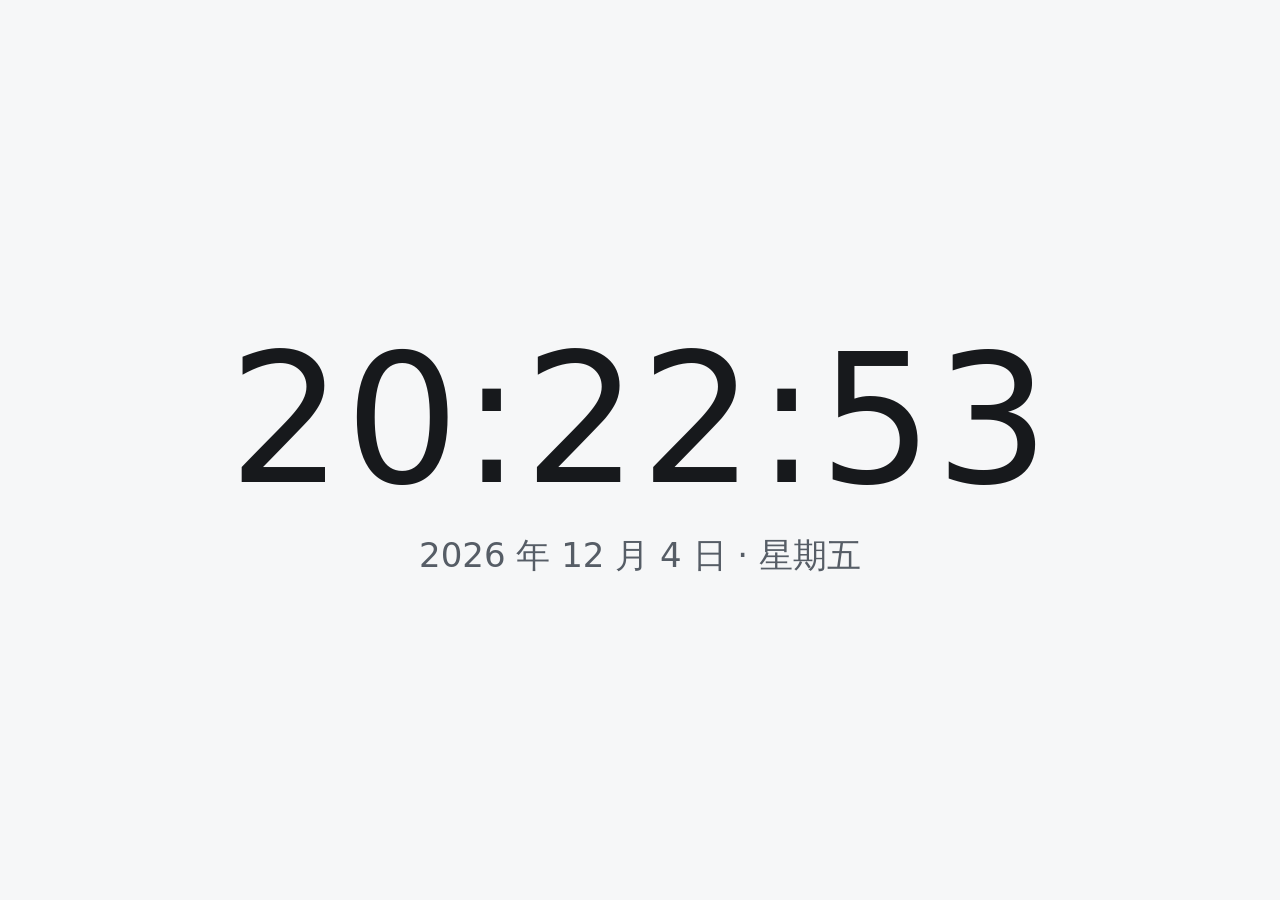
<file: samples/时钟.html>
<!doctype html>
<html lang="zh-CN">
<head>
<meta charset="utf-8">
<title>时钟</title>
<meta name="viewport" content="width=device-width,initial-scale=1">
<style>
:root{color-scheme:light dark;
  --bg:#0B0C0E; --panel:#101216; --text:#E7EAEE; --muted:#9AA1AB; --dim:#6B7280;
  --line:#1E2126; --border:#23262D; --border-strong:#2E323B;
  --soft:rgba(255,255,255,.07); --ink:#9AA1AB}
@media (prefers-color-scheme: light){
  :root{--bg:#F6F7F8; --panel:#FFFFFF; --text:#17191C; --muted:#565D66; --dim:#7A828C;
    --line:#E4E7EB; --border:#D3D8DE; --border-strong:#C4CBD3; --soft:rgba(0,0,0,.05); --ink:#565D66}
}
html[data-theme="light"]{--bg:#F6F7F8; --panel:#FFFFFF; --text:#17191C; --muted:#565D66; --dim:#7A828C;
  --line:#E4E7EB; --border:#D3D8DE; --border-strong:#C4CBD3; --soft:rgba(0,0,0,.05); --ink:#565D66}
html[data-theme="dark"]{--bg:#0B0C0E; --panel:#101216; --text:#E7EAEE; --muted:#9AA1AB; --dim:#6B7280;
  --line:#1E2126; --border:#23262D; --border-strong:#2E323B; --soft:rgba(255,255,255,.07); --ink:#9AA1AB}
html,body{height:100%;margin:0;overflow:hidden;transition:background .2s,color .2s}
body{display:flex;align-items:center;justify-content:center;flex-direction:column;
  background:var(--bg);color:var(--text);user-select:none;
  font-family:"Microsoft YaHei UI","Microsoft YaHei",system-ui,sans-serif}

/* 边缘手势：按住左键从边缘向中间拖动 ≥30px 呼出（左右两侧），不自动弹出 */
#edge-l,#edge-r{position:fixed;top:0;bottom:0;width:18px;z-index:40}
#edge-l{left:0}
#edge-r{right:0}
/* 小组件模式：平时只有时间/日期，入口与设置“按需出现” */
body.widget #wbtn{display:flex;left:12px;right:auto;bottom:12px;
  opacity:0;pointer-events:none;transition:opacity .18s ease,transform .12s ease}
/* 鼠标进入窗口才淡入（半透明，不抢视线）；指到按钮或键盘聚焦才完全显现 */
body.widget:hover #wbtn{opacity:.5;pointer-events:auto}
body.widget #wbtn:hover,body.widget #wbtn:focus-visible{opacity:1}
body.widget #wbtn:focus-visible{outline:2px solid var(--dim);outline-offset:2px}
body.widget.side-open #wbtn{display:none} /* 面板打开时隐藏入口，避免压在设置项上 */
body.widget #edge-l,body.widget #edge-r{display:none} /* 小窗口里边缘热区极易误触，关闭 */
/* 设置面板：小窗里参考手机应用小窗——底部弹层（约七成高、圆角顶边），
   表盘保留在背后仅变暗；点弹层外（含暗背板）/ ✕ / Esc 均可关闭 */
body.widget #side{left:0;right:0;top:auto;bottom:0;width:auto;height:min(72%,420px);
  border-right:none;border-top:1px solid var(--border);border-radius:14px 14px 0 0;
  box-shadow:0 -14px 40px rgba(0,0,0,.32);background:var(--bg);transform:translateY(101%);
  font-size:12.5px}
body.widget.side-open #side{transform:none}
body.widget .side-back{position:fixed;inset:0;z-index:49;background:rgba(0,0,0,.34);
  opacity:0;pointer-events:none;transition:opacity .22s ease}
body.widget.side-open .side-back{opacity:1;pointer-events:auto}
body.widget #side .sh{padding:9px 12px}
body.widget #side .body{padding:2px 12px 10px;font-size:12.5px}
body.widget #side .row{padding:9px 0;gap:8px}
body.widget #fs{display:none} /* 小组件里没有“全屏”语义，省掉一行 */
@media (forced-colors: active){
  body.widget #wbtn,body.widget #side{border:1px solid CanvasText}
}
#wbtn{display:none;position:fixed;right:12px;bottom:12px;width:34px;height:34px;border-radius:50%;
  background:var(--panel);border:1px solid var(--border);color:var(--muted);z-index:70;
  align-items:center;justify-content:center;cursor:pointer;box-shadow:0 4px 14px rgba(0,0,0,.18)}
#wbtn:active{transform:scale(.94)}

/* 设置侧栏 */
#side{position:fixed;left:0;top:0;bottom:0;width:264px;z-index:50;
  background:var(--panel);border-right:1px solid var(--border);box-shadow:14px 0 40px rgba(0,0,0,.25);
  transform:translateX(-108%);visibility:hidden;
  transition:transform .22s ease, visibility .22s;display:flex;flex-direction:column;
  font-size:12.5px}
body.side-open #side{transform:none;visibility:visible}
#side .sh{display:flex;align-items:center;justify-content:space-between;
  padding:12px 14px;border-bottom:1px solid var(--line)}
#side .sh b{font-size:13px;font-weight:600}
#sclose{border:none;background:transparent;color:var(--muted);font-size:13px;cursor:pointer;
  width:24px;height:24px;border-radius:6px;font-family:inherit}
#sclose:hover{color:var(--text);background:var(--soft)}
#side .body{flex:1;overflow:auto;padding:6px 14px 12px}
.row{display:flex;align-items:center;justify-content:space-between;gap:10px;
  padding:11px 0;border-bottom:1px solid var(--line)}
.row:last-of-type{border-bottom:none}
.row > span{color:var(--muted)}
.seg{display:flex;background:var(--soft);border-radius:8px;padding:2px;gap:2px}
.seg button{border:none;background:transparent;color:var(--muted);font-size:11.5px;font-family:inherit;
  padding:4px 10px;border-radius:6px;cursor:pointer;transition:background .12s,color .12s}
.seg button.on{background:var(--panel);color:var(--text);box-shadow:0 1px 3px rgba(0,0,0,.18)}
.sw{position:relative;display:inline-block;width:34px;height:19px;flex:none}
.sw input{position:absolute;opacity:0;width:0;height:0}
.sw i{position:absolute;inset:0;border-radius:999px;background:var(--border);transition:background .15s}
.sw i::after{content:"";position:absolute;top:2px;left:2px;width:15px;height:15px;border-radius:50%;
  background:var(--panel);box-shadow:0 1px 2px rgba(0,0,0,.3);transition:transform .15s}
.sw input:checked + i{background:var(--ink)}
.sw input:checked + i::after{transform:translateX(15px)}
#fs{margin:12px 14px;height:32px;border:1px solid var(--border);border-radius:8px;background:transparent;
  color:var(--muted);font-size:12.5px;cursor:pointer;font-family:inherit}
#fs:hover{color:var(--text);border-color:var(--border-strong)}
.hint{font-size:11px;color:var(--dim);line-height:1.7;margin:8px 14px 14px}

/* 防烧屏：整组时钟每分钟轻微位移 */
#clockwrap{transition:transform .9s ease;text-align:center}
#t{font-size:clamp(40px,18vw,180px);font-weight:400;font-variant-numeric:tabular-nums;
  letter-spacing:.01em;line-height:1.1}
#t .ap{font-size:.22em;color:var(--muted);margin-left:.15em;vertical-align:.32em;letter-spacing:.06em}
body[data-scale="small"] #t{font-size:clamp(30px,13vw,132px)}
body[data-scale="large"] #t{font-size:clamp(56px,22vw,224px)}
#d{font-size:clamp(18px,3.4vw,34px);color:var(--muted);font-variant-numeric:tabular-nums;margin-top:14px}
body.nodate #d{display:none}
</style>
</head>
<body>

<div id="edge-l"></div>
<div id="edge-r"></div>
<div id="wbtn" title="设置">
  <svg width="16" height="16" viewBox="0 0 24 24" fill="none" stroke="currentColor" stroke-width="1.8" stroke-linecap="round" stroke-linejoin="round">
    <circle cx="12" cy="12" r="3"/>
    <path d="M19.4 15a1.7 1.7 0 0 0 .34 1.87l.06.06a2 2 0 1 1-2.83 2.83l-.06-.06a1.7 1.7 0 0 0-1.87-.34 1.7 1.7 0 0 0-1 1.55V21a2 2 0 1 1-4 0v-.09a1.7 1.7 0 0 0-1-1.55 1.7 1.7 0 0 0-1.87.34l-.06.06a2 2 0 1 1-2.83-2.83l.06-.06a1.7 1.7 0 0 0 .34-1.87 1.7 1.7 0 0 0-1.55-1H3a2 2 0 1 1 0-4h.09a1.7 1.7 0 0 0 1.55-1 1.7 1.7 0 0 0-.34-1.87l-.06-.06a2 2 0 1 1 2.83-2.83l.06.06a1.7 1.7 0 0 0 1.87.34h0a1.7 1.7 0 0 0 1-1.55V3a2 2 0 1 1 4 0v.09a1.7 1.7 0 0 0 1 1.55h0a1.7 1.7 0 0 0 1.87-.34l.06-.06a2 2 0 1 1 2.83 2.83l-.06.06a1.7 1.7 0 0 0-.34 1.87v0a1.7 1.7 0 0 0 1.55 1H21a2 2 0 1 1 0 4h-.09a1.7 1.7 0 0 0-1.55 1z"/>
  </svg>
</div>

<aside id="side" role="dialog" aria-label="时钟设置" aria-hidden="true">
  <div class="sh"><b>时钟设置</b><button id="sclose" title="关闭">✕</button></div>
  <div class="body">
    <div class="row"><span>时间制式</span>
      <div class="seg" id="seg-h"><button data-v="24">24 小时</button><button data-v="12">12 小时</button></div>
    </div>
    <div class="row"><span>显示秒</span>
      <label class="sw"><input type="checkbox" id="c-sec"><i></i></label>
    </div>
    <div class="row"><span>显示日期</span>
      <label class="sw"><input type="checkbox" id="c-date"><i></i></label>
    </div>
    <div class="row"><span>日期样式</span>
      <div class="seg" id="seg-ds"><button data-v="full">完整</button><button data-v="short">简短</button></div>
    </div>
    <div class="row"><span>时钟字号</span>
      <div class="seg" id="seg-sc"><button data-v="small">小</button><button data-v="std">标准</button><button data-v="large">大</button></div>
    </div>
    <div class="row"><span>主题</span>
      <div class="seg" id="seg-th"><button data-v="auto">跟随页坞</button><button data-v="light">浅色</button><button data-v="dark">深色</button></div>
    </div>
    <div class="row"><span>防烧屏（时钟每分钟微移）</span>
      <label class="sw"><input type="checkbox" id="c-burn"><i></i></label>
    </div>
  </div>
  <button id="fs">全屏显示</button>
</aside>

<div id="clockwrap">
  <div id="t"></div>
  <div id="d"></div>
</div>

<script>
var DEFAULTS = { h12: false, seconds: true, date: true, dateStyle: 'full',
                 scale: 'std', theme: 'auto', burn: true };
var cfg = DEFAULTS;
try {
  var raw = localStorage.getItem('pagedock-clock-settings');
  if (raw) cfg = Object.assign({}, DEFAULTS, JSON.parse(raw));
} catch (e) { }
function saveCfg(){ try { localStorage.setItem('pagedock-clock-settings', JSON.stringify(cfg)); } catch (e) { } }

/* 主题：跟随页坞 = 交给 prefers-color-scheme；手动 = 固定 data-theme */
function applyTheme(){
  if (cfg.theme === 'auto') document.documentElement.removeAttribute('data-theme');
  else document.documentElement.setAttribute('data-theme', cfg.theme);
}
applyTheme();
document.body.dataset.scale = cfg.scale;
if (!cfg.date) document.body.classList.add('nodate');

function pad(n){ return (n < 10 ? '0' : '') + n; }
var WEEK = '日一二三四五六';
function tick(){
  var d = new Date();
  var h = d.getHours(), ap = '';
  if (cfg.h12) { ap = h < 12 ? '上午' : '下午'; h = h % 12 || 12; }
  var t = pad(h) + (cfg.seconds ? ':' + pad(d.getMinutes()) + ':' + pad(d.getSeconds())
                                : ':' + pad(d.getMinutes()));
  document.getElementById('t').innerHTML =
    (ap ? '<span class="ap">' + ap + '</span>' : '') + t;
  var ds = cfg.dateStyle;
  document.getElementById('d').textContent = ds === 'short'
    ? (d.getMonth() + 1) + '/' + d.getDate() + ' 周' + WEEK.charAt(d.getDay())
    : d.getFullYear() + ' 年 ' + (d.getMonth() + 1) + ' 月 ' + d.getDate() + ' 日 · 星期' +
      WEEK.charAt(d.getDay());
}
setInterval(tick, 250); tick();

/* 防烧屏：默认开启，每 60 秒把整组时钟轻微位移 */
var BURN_OFFS = [[0,0],[-8,4],[8,-4],[-5,-6],[6,6]];
var burnIdx = 0;
function applyBurn(){
  var wrap = document.getElementById('clockwrap');
  if (cfg.burn) {
    burnIdx = (burnIdx + 1) % BURN_OFFS.length;
    var o = BURN_OFFS[burnIdx];
    wrap.style.transform = 'translate(' + o[0] + 'px,' + o[1] + 'px)';
  } else {
    wrap.style.transform = 'none';
  }
}
setInterval(applyBurn, 60000);

/* ---- 设置侧栏 ---- */
var side = document.getElementById('side');
var sideOpenAt = 0, swallowClick = false;
function openSide(){
  document.body.classList.add('side-open');
  sideOpenAt = Date.now();
  side.setAttribute('aria-hidden', 'false');
  var wb2 = document.getElementById('wbtn');
  if (wb2) wb2.setAttribute('aria-expanded', 'true');
  try { document.getElementById('sclose').focus({ preventScroll: true }); } catch (e) { }
  try {
    // 顶部提示条只对主窗口有意义（小组件里边缘手势已关闭）
    if (!document.body.classList.contains('widget') && !localStorage.getItem('pagedock-clock-hint')) {
      localStorage.setItem('pagedock-clock-hint', '1');
      var t = document.createElement('div');
      t.style.cssText = 'position:fixed;left:50%;bottom:22px;transform:translateX(-50%);background:var(--panel);border:1px solid var(--border);color:var(--muted);font-size:12px;padding:7px 14px;border-radius:999px;z-index:80;box-shadow:0 6px 20px rgba(0,0,0,.2);transition:opacity .5s;white-space:nowrap';
      t.textContent = '按住左键，从屏幕左缘或右缘向中间拖动即可呼出设置';
      document.body.appendChild(t);
      setTimeout(function(){ t.style.opacity = '0'; setTimeout(function(){ t.remove(); }, 600); }, 2800);
    }
  } catch (e) { }
}
function closeSide(){
  document.body.classList.remove('side-open'); gesture = null;
  side.setAttribute('aria-hidden', 'true');
  var wb3 = document.getElementById('wbtn');
  if (wb3) {
    wb3.setAttribute('aria-expanded', 'false');
    if (side.contains(document.activeElement)) wb3.focus();
  }
}
document.getElementById('sclose').onclick = closeSide;
document.addEventListener('keydown', function(e){ if (e.key === 'Escape') closeSide(); });
document.addEventListener('click', function(e){
  // 拖拽手势后的收尾 click（目标落在 body/html 共同祖先上）直接吞掉，避免慢拖呼出后立即关闭
  if (swallowClick) { swallowClick = false; e.stopPropagation(); return; }
  if (!document.body.classList.contains('side-open')) return;
  if (Date.now() - sideOpenAt < 450) return;
  if (!side.contains(e.target) && e.target.id !== 'edge-l' && e.target.id !== 'edge-r') closeSide();
}, true);

/* 边缘手势：按住左键从边缘向中间拖动 ≥30px 才呼出（左右两侧） */
var drag = null;
document.getElementById('edge-l').addEventListener('mousedown', function(e){ if (e.button === 0) { drag = { side: 'left', x: e.clientX }; swallowClick = true; e.preventDefault(); } });
document.getElementById('edge-r').addEventListener('mousedown', function(e){ if (e.button === 0) { drag = { side: 'right', x: e.clientX }; swallowClick = true; e.preventDefault(); } });
document.addEventListener('mousemove', function(e){
  if (!drag) return;
  var W = window.innerWidth;
  if (drag.side === 'left') {
    if (e.clientX > 72) { drag = null; return; }
    if (e.clientX - drag.x >= 30) { drag = null; openSide(); }
  } else {
    if (e.clientX < W - 72) { drag = null; return; }
    if (drag.x - e.clientX >= 30) { drag = null; openSide(); }
  }
});
document.addEventListener('mouseup', function(){ drag = null; });

/* 小组件模式：设置入口按需出现（平时不可见，不遮挡时间） */
if (location.search.indexOf('widget=1') >= 0) {
  document.body.classList.add('widget');
  var wb = document.getElementById('wbtn');
  // 设置底部弹层的暗背板：正文保留在背后，点背板经全局“点外关闭”逻辑收起
  var clockSideBack = document.createElement('div');
  clockSideBack.className = 'side-back';
  document.body.appendChild(clockSideBack);
  wb.setAttribute('role', 'button');
  wb.setAttribute('tabindex', '0');
  wb.setAttribute('aria-label', '时钟设置');
  wb.setAttribute('aria-expanded', 'false');
  function toggleSideWidget(){
    document.body.classList.contains('side-open') ? closeSide() : openSide();
  }
  wb.addEventListener('click', function(e){ e.stopPropagation(); toggleSideWidget(); });
  wb.addEventListener('keydown', function(e){
    if (e.key === 'Enter' || e.key === ' ') { e.preventDefault(); toggleSideWidget(); }
  });
}

function setSeg(id, v){
  var seg = document.getElementById(id);
  seg.querySelectorAll('button').forEach(function(b){
    b.classList.toggle('on', b.dataset.v === String(v));
  });
}
function wireSeg(id, cb){
  var seg = document.getElementById(id);
  seg.addEventListener('click', function(e){
    var b = e.target.closest('button');
    if (!b || b.classList.contains('on')) return;
    seg.querySelectorAll('button').forEach(function(x){ x.classList.remove('on'); });
    b.classList.add('on');
    cb(b.dataset.v);
  });
}
wireSeg('seg-h', function(v){ cfg.h12 = v === '12'; saveCfg(); tick(); });
wireSeg('seg-ds', function(v){ cfg.dateStyle = v; saveCfg(); tick(); });
wireSeg('seg-sc', function(v){ cfg.scale = v; document.body.dataset.scale = v; saveCfg(); });
wireSeg('seg-th', function(v){ cfg.theme = v; applyTheme(); saveCfg(); });
document.getElementById('c-sec').addEventListener('change', function(){
  cfg.seconds = this.checked; saveCfg(); tick();
});
document.getElementById('c-date').addEventListener('change', function(){
  cfg.date = this.checked;
  document.body.classList.toggle('nodate', !cfg.date);
  saveCfg(); tick();
});
document.getElementById('c-burn').addEventListener('change', function(){
  cfg.burn = this.checked; saveCfg(); applyBurn();
});
document.getElementById('fs').onclick = function(){
  if (document.fullscreenElement) document.exitFullscreen();
  else document.documentElement.requestFullscreen();
};

/* 初始控件状态 */
setSeg('seg-h', cfg.h12 ? '12' : '24');
setSeg('seg-ds', cfg.dateStyle);
setSeg('seg-sc', cfg.scale);
setSeg('seg-th', cfg.theme);
document.getElementById('c-sec').checked = !!cfg.seconds;
document.getElementById('c-date').checked = !!cfg.date;
document.getElementById('c-burn').checked = !!cfg.burn;
</script>
</body>
</html>
</file>
<file: ui/app.css>
/* 页坞 PageDock — 双主题工作台（窗口控制/搜索/添加在原生标签栏，主页只呈现内容） */
:root{
  --bg:#0B0C0E; --panel:#101216; --card:#131519; --card-hover:#171A1F;
  --border:#23262D; --border-strong:#2E323B;
  --text:#E7EAEE; --text-2:#9AA1AB; --text-3:#6B7280;
  --accent:#D7DCE2; --accent-dim:rgba(255,255,255,.09); --accent-ink:#0B0C0E;
  --danger:#F87171; --danger-bg:rgba(248,113,113,.12);
  --shadow-sm:0 0 0 1px rgba(255,255,255,.015);
  --shadow-md:0 8px 24px rgba(0,0,0,.35);
  --shadow-lg:0 24px 64px rgba(0,0,0,.55);
  --win-hover:rgba(255,255,255,.08);
  --sans:"Microsoft YaHei UI","Microsoft YaHei",system-ui,sans-serif;
  color-scheme:dark;
}
html[data-theme="light"]{
  --bg:#F6F7F8; --panel:#FFFFFF; --card:#FFFFFF; --card-hover:#F1F3F5;
  --border:#E4E7EB; --border-strong:#D3D8DE;
  --text:#17191C; --text-2:#565D66; --text-3:#7A828C;
  --accent:#17191C; --accent-dim:rgba(0,0,0,.06); --accent-ink:#FFFFFF;
  --danger:#DC2626; --danger-bg:rgba(220,38,38,.08);
  --shadow-sm:0 1px 2px rgba(16,24,40,.05);
  --shadow-md:0 4px 16px rgba(16,24,40,.09);
  --shadow-lg:0 24px 64px rgba(16,24,40,.18);
  --win-hover:rgba(0,0,0,.06);
  color-scheme:light;
}
*{box-sizing:border-box;margin:0;padding:0}
html,body{height:100%}
body{
  display:flex;flex-direction:column;overflow:hidden;background:var(--bg);color:var(--text);
  font-family:var(--sans);font-size:13px;-webkit-font-smoothing:antialiased;
}
::selection{background:rgba(255,255,255,.22)}
html[data-theme="light"] ::selection{background:rgba(0,0,0,.15)}
button{font-family:inherit}
.hidden{display:none!important}

body,.card,.footer,.modal,.btn,.chip-tag,.seg,.field input,.cardtip,.tile{
  transition:background-color .18s ease,border-color .18s ease,color .18s ease;
}

/* ---------- 按钮 ---------- */
.btn{
  height:30px;padding:0 13px;border-radius:9px;border:1px solid var(--border);
  background:var(--panel);color:var(--text);font-size:12.5px;cursor:pointer;
  transition:background .14s,border-color .14s,color .14s;
}
.btn:hover{background:var(--card-hover);border-color:var(--border-strong)}
.btn.primary{background:var(--accent);border-color:transparent;color:var(--accent-ink);font-weight:600}
.btn.primary:hover{filter:brightness(1.08)}
.btn.ghost{background:transparent}
.btn.mini{height:24px;padding:0 10px;font-size:11.5px;border-radius:7px}
.btn.danger-ghost{color:var(--danger);border-color:rgba(248,113,113,.35);background:transparent}
.btn.danger-ghost:hover{background:var(--danger-bg);border-color:rgba(248,113,113,.55)}
.btn:focus-visible{outline:2px solid var(--text-3);outline-offset:1px}

/* ---------- 主体：紧凑图标网格 ---------- */
/* scrollbar-gutter:stable 是拖动窗口宽度时图标抖动的关键修复：
   宽度变窄→多出一行→出现纵向滚动条→内容宽度少 10px→又退回上一行→滚动条消失……
   在这两个状态之间来回横跳，看上去就是整片图标在抖。预留出滚动条位置后不再震荡。 */
#main{flex:1;overflow:auto;padding:14px 16px 8px;scrollbar-gutter:stable;overscroll-behavior:contain}
.chips{display:flex;gap:6px;flex-wrap:wrap;margin:0 0 12px}
.chip-tag{
  height:24px;padding:0 10px;border-radius:999px;border:1px solid var(--border);
  background:var(--panel);color:var(--text-2);font-size:11.5px;cursor:pointer;
}
.chip-tag b{font-weight:600;color:var(--text-3);margin-left:2px}
.chip-tag:hover{border-color:var(--border-strong);color:var(--text)}
.chip-tag.on{background:var(--accent-dim);border-color:var(--border-strong);color:var(--text)}
.chip-tag.on b{color:var(--text)}
html[data-theme="light"] .chip-tag.on{background:var(--accent-dim)}

.grid{display:grid;grid-template-columns:repeat(auto-fill,minmax(92px,1fr));gap:16px;justify-items:center;align-content:start}
/* 应用磁贴：单层圆角方块，无外框卡片（避免矩形套矩形）。
   注意：.card 的 transform 归 FLIP 布局动画专用，悬停位移一律放在 .tile 上，两者不能抢。 */
.card{
  width:68px;height:68px;border-radius:17px;position:relative;cursor:pointer;outline:none;
  border:none;background:transparent;padding:0;user-select:none;-webkit-user-select:none;
}
.card:focus-visible{outline:none}
.card:hover .tile,.card:focus-visible .tile{transform:translateY(-3px)}
.card:hover .tile,.card:focus-visible .tile{box-shadow:var(--shadow-md)}
.card.pinned::after{
  content:"";position:absolute;top:1px;right:1px;width:8px;height:8px;border-radius:50%;
  background:var(--text);box-shadow:0 0 0 2.5px var(--bg);z-index:2;
}
.tile{
  width:68px;height:68px;border-radius:17px;display:flex;align-items:center;justify-content:center;
  font-weight:600;font-size:22px;position:relative;overflow:hidden;
  box-shadow:var(--shadow-sm);transition:box-shadow .16s ease,transform .18s cubic-bezier(.34,1.56,.64,1);
}
.tile .ltr{width:100%;height:100%;display:flex;align-items:center;justify-content:center}
.tile.img .ltr{position:absolute;inset:0}
/* 图标就画满整格：以前内缩 5px 并垫一层面板底色 + 圆角，等于凭空加了一圈"描边"，
   还会把圆形/六边形等形状强行衬在圆角方块里，形状就白改了。形状由图标自己决定。 */
.tile.img img{position:absolute;inset:0;width:100%;height:100%;object-fit:contain;z-index:1;
  filter:drop-shadow(0 1px 2px rgba(16,24,40,.06));transition:filter .18s ease}
/* 有图标时磁贴自身不再投影：.tile 是圆角方，圆形/六边形会被它衬出一圈方影子，
   改由 drop-shadow 跟着图标的实际轮廓走 */
.tile.img,.card:hover .tile.img,.card:focus-visible .tile.img{box-shadow:none}
.card:hover .tile.img img,.card:focus-visible .tile.img img{filter:drop-shadow(0 6px 14px rgba(16,24,40,.16))}
/* 图标不能单独被拖走：否则在卡上按下拖动会触发浏览器原生的图片拖拽，抢掉“拖叠成组” */
.tile img,.fcell img{-webkit-user-drag:none;user-drag:none;pointer-events:none}

/* 右键菜单 */
.ctx{
  position:fixed;z-index:90;min-width:170px;background:var(--bg);
  border:1px solid var(--border-strong);border-radius:12px;padding:6px;
  box-shadow:var(--shadow-lg);animation:fade .1s ease;
}
.ctx button{
  display:flex;width:100%;align-items:center;border:none;background:transparent;color:var(--text);
  font-size:12.5px;padding:7px 11px;border-radius:7px;cursor:pointer;text-align:left;font-family:inherit;
}
.ctx button:hover{background:var(--win-hover)}
.ctx button.danger{color:var(--danger)}
.ctx button.danger:hover{background:var(--danger-bg)}

/* 图标生成弹层（需盖在新增/编辑弹窗之上，z 高于 #modal-root:50） */
.icongen{
  position:fixed;z-index:95;display:flex;flex-direction:column;gap:8px;
  background:var(--bg);border:1px solid var(--border-strong);border-radius:12px;
  box-shadow:var(--shadow-lg);animation:fade .1s ease;
}

/* 取色面板（原生 input[type=color] 的弹层没有“确定”，选完点外面就丢了；这里统一包一层） */
.colpop{
  position:fixed;z-index:99;width:248px;display:flex;flex-direction:column;gap:9px;
  background:var(--bg);border:1px solid var(--border-strong);border-radius:12px;padding:10px;
  box-shadow:var(--shadow-lg);animation:fade .1s ease;
}
.cp-grid{display:grid;grid-template-columns:repeat(8,1fr);gap:4px}
.cp-sw{height:20px;border-radius:5px;border:1px solid var(--border);cursor:pointer;padding:0}
.cp-sw:hover{border-color:var(--border-strong)}
.cp-sw.on{outline:2px solid var(--text);outline-offset:1px}
.cp-row{display:flex;align-items:center;gap:6px;font-size:12px;color:var(--text-2)}
.cp-prev{width:26px;height:26px;border-radius:7px;border:1px solid var(--border-strong);flex:none}
.cp-hex{
  width:78px;height:26px;background:var(--panel);border:1px solid var(--border);border-radius:7px;
  color:var(--text);outline:none;font-family:inherit;font-size:12px;padding:0 6px;text-transform:uppercase;
}
.cp-hex:focus{border-color:var(--border-strong)}
.cp-native{position:absolute;width:0;height:0;opacity:0;border:none;padding:0;margin:0;pointer-events:none}
.cp-foot{display:flex;gap:6px;justify-content:flex-end}
.cp-foot .btn{height:26px;padding:0 12px;font-size:12px;border-radius:8px}

/* 悬停 2s 信息弹窗 */
.cardtip{
  position:fixed;z-index:70;display:none;max-width:280px;
  background:var(--panel);border:none;border-radius:12px;
  padding:11px 13px;font-size:12px;line-height:1.6;box-shadow:var(--shadow-lg);pointer-events:none;
}
.cardtip.open{display:block;animation:fade .12s ease}
.cardtip b{display:block;font-size:13px;margin-bottom:4px}
.cardtip .trow{display:block;color:var(--text-2);margin-top:2px;word-break:break-all}

/* 虚线“添加应用”磁贴 */
.ghost-add .tile{background:transparent;border:1.5px dashed var(--border-strong);color:var(--text-3);font-weight:400;box-shadow:none}
.ghost-add:hover .tile,.ghost-add:focus-visible .tile{border-color:var(--text-3);color:var(--text);box-shadow:none}

/* ---------- 分组（文件夹） ---------- */
/* 文件夹脸：2x2 成员缩略图 + 数量角标；悬停/展开时整块放大（带过冲弹动） */
.card.grp .tile{background:var(--card);border:none;overflow:visible;display:block;padding:8px;
  box-shadow:0 4px 14px rgba(0,0,0,.30),0 1px 3px rgba(0,0,0,.22);
  transition:opacity .22s ease,transform .24s cubic-bezier(.22,.61,.36,1),box-shadow .22s ease}
html[data-theme="light"] .card.grp .tile{box-shadow:0 3px 12px rgba(16,24,40,.12),0 1px 3px rgba(16,24,40,.08)}
.card.grp:hover .tile{transform:translateY(-3px) scale(1.10);box-shadow:var(--shadow-md)}
/* 展开时文件夹脸淡出：与浮层淡入同时长交叉重叠，中间不留空档（消除断层） */
.card.grp.open .tile{opacity:0;transform:scale(.9);pointer-events:none}
.fcells{display:grid;grid-template-columns:1fr 1fr;gap:4px;width:100%;height:100%}
.fcell{position:relative;border-radius:6px;display:flex;align-items:center;justify-content:center;font-size:11px;font-weight:600;overflow:hidden}
.fcell img{width:100%;height:100%;object-fit:contain}
.fcell.empty{border:1px dashed var(--border);opacity:.5}
.fcount{
  position:absolute;right:-3px;bottom:-3px;min-width:18px;height:18px;padding:0 5px;border-radius:9px;
  background:var(--accent);color:var(--accent-ink);font-size:10.5px;font-weight:600;
  display:flex;align-items:center;justify-content:center;box-shadow:0 0 0 2.5px var(--bg);
}

/* 悬停展开的成员浮层：挂在 body 下用 fixed 定位，否则会被 #main 的 overflow 裁掉；
   位置对齐到文件夹正中，就地盖住它展开（见 app.js 的 positionFly） */
.fly{
  position:fixed;z-index:65;visibility:hidden;pointer-events:none;
  display:grid;grid-template-columns:repeat(3,58px);gap:10px;padding:12px;
  background:var(--panel);border:none;border-radius:16px;
  box-shadow:0 18px 44px rgba(0,0,0,.42),0 4px 12px rgba(0,0,0,.28);
  opacity:0;transform:scale(.92);transform-origin:center center;
  transition:opacity .22s ease,transform .24s cubic-bezier(.22,.61,.36,1),visibility 0s linear .24s;
}
html[data-theme="light"] .fly{box-shadow:0 16px 40px rgba(16,24,40,.20),0 3px 10px rgba(16,24,40,.12)}
.fly.open{visibility:visible;pointer-events:auto;opacity:1;transform:none;transition:opacity .22s ease,transform .24s cubic-bezier(.22,.61,.36,1)}
.fly .fitem{width:58px;height:58px;border-radius:14px;position:relative;cursor:pointer;opacity:1;user-select:none;-webkit-user-select:none}
.fly .fitem .tile{width:58px;height:58px;border-radius:14px;font-size:19px}
.fly .fitem:hover .tile{transform:translateY(-3px);box-shadow:var(--shadow-md)}
.fly .fitem.dragging{opacity:.3}

/* 插入位置指示：把图标拖到某张卡的左/右侧（或浮层内成员两侧）、或拖到空白移到末尾时出现的细竖线，
   区别于“压在卡片正中=成组”的外发光圈。刻意做得很轻（细、半透明、无发光），避免喧宾夺主 */
.card.drop-before::before,.card.drop-after::before,.fitem.drop-before::before,.fitem.drop-after::before{
  content:"";position:absolute;top:12px;bottom:12px;width:2px;border-radius:2px;
  background:var(--accent);opacity:.55;z-index:6;
}
.card.drop-before::before,.fitem.drop-before::before{left:-8px}
.card.drop-after::before,.fitem.drop-after::before{right:-8px}

/* ---------- 拖拽成组 ---------- */
.card.dragging,.fitem.dragging{opacity:.3}
.card.drop .tile{transform:translateY(-3px) scale(1.16);box-shadow:0 0 0 2.5px var(--accent),var(--shadow-md)}
.card.drop::after{
  content:attr(data-drop);position:absolute;left:50%;bottom:-9px;transform:translateX(-50%);
  background:var(--accent);color:var(--accent-ink);font-size:10px;padding:1px 7px;border-radius:999px;
  white-space:nowrap;box-shadow:0 0 0 2.5px var(--bg);z-index:3;
}
/* 移出分组：只在源文件夹卡片上给一圈轻红边，不再画覆盖整网格的大虚线框 */
.card.grp.drop-out .tile{box-shadow:0 0 0 1.5px var(--danger),var(--shadow-md)}
/* 拖新版 HTML 到应用上 = 升级：与“成组”的实线发光区分开，用双环 + 深底小标 */
.card.upgrade .tile{box-shadow:0 0 0 2px var(--bg),0 0 0 3.5px var(--text-3),var(--shadow-md)}
.card.upgrade::after{
  content:"升级";position:absolute;left:50%;bottom:-9px;transform:translateX(-50%);
  background:var(--text);color:var(--bg);font-size:10px;padding:1px 7px;border-radius:999px;
  white-space:nowrap;box-shadow:0 0 0 2.5px var(--bg);z-index:6;
}
.drag-ghost{position:fixed;z-index:96;pointer-events:none;width:68px;height:68px;transform-origin:50% 50%}
.drag-ghost .tile{box-shadow:0 16px 32px rgba(0,0,0,.42)}
@keyframes popin{from{opacity:0;transform:scale(.72)}to{opacity:1;transform:none}}
.card.pop-in .tile{animation:popin .3s cubic-bezier(.34,1.56,.64,1)}

/* ---------- 空状态 ---------- */
.empty{height:100%;display:flex;align-items:center;justify-content:center}
.empty-inner{text-align:center;color:var(--text-3)}
.empty-inner h2{margin-top:16px;font-size:15px;font-weight:600;color:var(--text-2)}
.empty-inner p{margin-top:8px;font-size:12.5px;line-height:1.8}
.empty-inner .btn{margin-top:16px}

/* ---------- 页脚 ---------- */
.footer{
  height:30px;flex:none;display:flex;align-items:center;justify-content:space-between;
  padding:0 14px;border-top:1px solid var(--border);font-size:11px;color:var(--text-3);
}
.footer .right{display:flex;align-items:center;gap:10px}
.chip{
  background:var(--accent-dim);color:var(--text);border:1px solid var(--border);
  padding:1px 8px;border-radius:999px;font-size:10.5px;
}
html[data-theme="light"] .chip{background:var(--accent-dim);border-color:var(--border)}

/* ---------- 弹窗 ---------- */
#modal-root{
  position:fixed;inset:0;z-index:50;display:none;align-items:center;justify-content:center;
  /* 遮罩必须瞬时出现：宿主边条的压暗是原生瞬时绘制，若遮罩淡入（150ms）
     会先看到窗口四周一圈灰线、遮罩后到，观感割裂 */
  background:rgba(5,6,8,.55);backdrop-filter:blur(3px);
}
html[data-theme="light"] #modal-root{background:rgba(16,24,40,.3)}
#modal-root.open{display:flex}
/* 设置覆盖任意标签：宿主把首页 WebView 透明置顶盖在当前标签上时，页面只留弹窗，
   其余内容隐藏并让 html/body 透明，当前标签从 WebView 透出成为弹窗背景 */
html.solo body > :not(#modal-root){display:none !important}
html.solo, html.solo body{background:transparent !important}
.modal{
  width:500px;max-width:calc(100vw - 48px);max-height:calc(100vh - 40px);
  background:var(--panel);border:1px solid var(--border-strong);
  border-radius:14px;padding:0;box-shadow:var(--shadow-lg);animation:pop .16s ease;
  overflow:hidden;
}
/* 内容包在 modal-body 里滚动，滚动条被圆角裁剪，不会凸出弹窗 */
.modal-body{max-height:calc(100vh - 40px);overflow:auto;border-radius:inherit;padding:20px}
.modal h3{font-size:14.5px;font-weight:600;margin-bottom:14px}
.set-sec{
  font-size:10.5px;letter-spacing:1px;color:var(--text-3);margin:18px 0 2px;
  padding-top:14px;border-top:1px solid var(--border);
}
.set-sec:first-of-type{border-top:none;padding-top:0;margin-top:6px}
.field{margin-top:13px}
.field > label{display:block;font-size:12px;color:var(--text-2);margin-bottom:6px}
.field input[type=text]{
  width:100%;height:32px;background:var(--card);border:1px solid var(--border);border-radius:9px;
  color:var(--text);padding:0 10px;font-size:12.5px;outline:none;transition:border-color .14s,box-shadow .14s;
}
.field input[type=text]:focus{border-color:var(--text-3);box-shadow:0 0 0 3px var(--accent-dim)}
html[data-theme="light"] .field input[type=text]:focus{box-shadow:0 0 0 3px var(--accent-dim)}
.two{display:grid;grid-template-columns:1fr 1fr;gap:14px}
.hint{font-size:11px;color:var(--text-3);margin-top:6px;line-height:1.6}
.path{
  font-size:11px;color:var(--text-3);margin-left:10px;
  display:inline-block;max-width:220px;vertical-align:middle;white-space:nowrap;overflow:hidden;text-overflow:ellipsis;
}
.iconrow{display:flex;gap:8px;align-items:center}
.datarow{display:flex;align-items:center;justify-content:space-between;gap:10px}
.datarow .btn{flex:none;white-space:nowrap;padding:6px 14px}
.hkrow{display:flex;align-items:center;gap:8px;flex-wrap:wrap}
.hkrow .btn{white-space:nowrap;padding:6px 14px}
#s-hkbtn{min-width:120px}
.dim2{font-size:11px;color:var(--text-3);word-break:break-all}
.ver{font-family:inherit}
.seg{display:flex;background:var(--card);border:1px solid var(--border);border-radius:9px;padding:3px;gap:3px}
.seg button{
  flex:1;height:26px;border:none;background:transparent;color:var(--text-2);font-size:12px;
  border-radius:6px;cursor:pointer;transition:background .14s,color .14s;
}
.seg button:hover{color:var(--text)}
.seg button.on{background:var(--accent-dim);color:var(--text)}
html[data-theme="light"] .seg button.on{background:var(--accent-dim)}

/* 开关（label.switch 提高特异性，避免被 .field label 的 display:block 覆盖） */
label.switch{
  display:flex;align-items:center;gap:8px;cursor:pointer;user-select:none;
  font-size:12px;color:var(--text-2);margin-bottom:0;
}
label.switch:hover .slbl{color:var(--text)}
.switch input{position:absolute;opacity:0;width:0;height:0}
.switch .track{
  width:34px;height:19px;border-radius:999px;background:var(--border);position:relative;
  transition:background .16s;flex:none;
}
.switch .track::after{
  content:"";position:absolute;top:2px;left:2px;width:15px;height:15px;border-radius:50%;
  background:var(--panel);box-shadow:0 1px 2px rgba(0,0,0,.3);transition:transform .16s;
}
.switch input:checked + .track{background:var(--accent)}
.switch input:checked + .track::after{transform:translateX(15px)}
.switch input:focus-visible + .track{outline:2px solid var(--accent);outline-offset:1px}
.switch .slbl{font-size:12px;color:var(--text-2)}

.mfoot{display:flex;justify-content:flex-end;gap:8px;margin-top:20px}
.mfoot.split{justify-content:space-between;align-items:center}
.mfoot .group{display:flex;gap:8px;align-items:center}

/* 升级比对表：当前 vs 新版，列到列对齐才能一眼看出改了啥 */
.cmp{width:100%;border-collapse:collapse;margin:2px 0 10px;font-size:12px}
.cmp tr > th,.cmp tr > td{padding:6px 8px;border-bottom:1px solid var(--border);text-align:left;vertical-align:top;line-height:1.5}
.cmp tr > th{width:70px;color:var(--text-3);font-weight:400}
.cmp tr > td{color:var(--text);word-break:break-all}
.cmpnote{font-size:12px;color:var(--text-2);background:var(--accent-dim);border-radius:8px;padding:7px 10px;line-height:1.6}
.keep{font-size:11.5px;color:var(--text-2);line-height:1.85;margin-top:10px}
.keep code{background:var(--card);border:1px solid var(--border);border-radius:5px;padding:0 4px;font-size:11px}

/* ---------- 提示浮层 ---------- */
#toasts{
  position:fixed;bottom:44px;left:50%;transform:translateX(-50%);z-index:80;
  display:flex;flex-direction:column;gap:8px;align-items:center;pointer-events:none;
}
.toast{
  background:var(--card);border:1px solid var(--border-strong);color:var(--text);font-size:12px;
  padding:8px 14px;border-radius:9px;box-shadow:var(--shadow-md);
  animation:rise .18s ease;transition:opacity .3s;
}
.toast.out{opacity:0}

/* ---------- 滚动条 ---------- */
::-webkit-scrollbar{width:10px;height:10px}
::-webkit-scrollbar-thumb{background:var(--border);border-radius:6px;border:2px solid var(--bg)}
::-webkit-scrollbar-thumb:hover{background:var(--border-strong)}
::-webkit-scrollbar-track{background:transparent}

@keyframes fade{from{opacity:0}to{opacity:1}}
@keyframes pop{from{opacity:0;transform:translateY(6px) scale(.98)}to{opacity:1;transform:none}}
@keyframes rise{from{opacity:0;transform:translateY(8px)}to{opacity:1;transform:none}}
</file>
